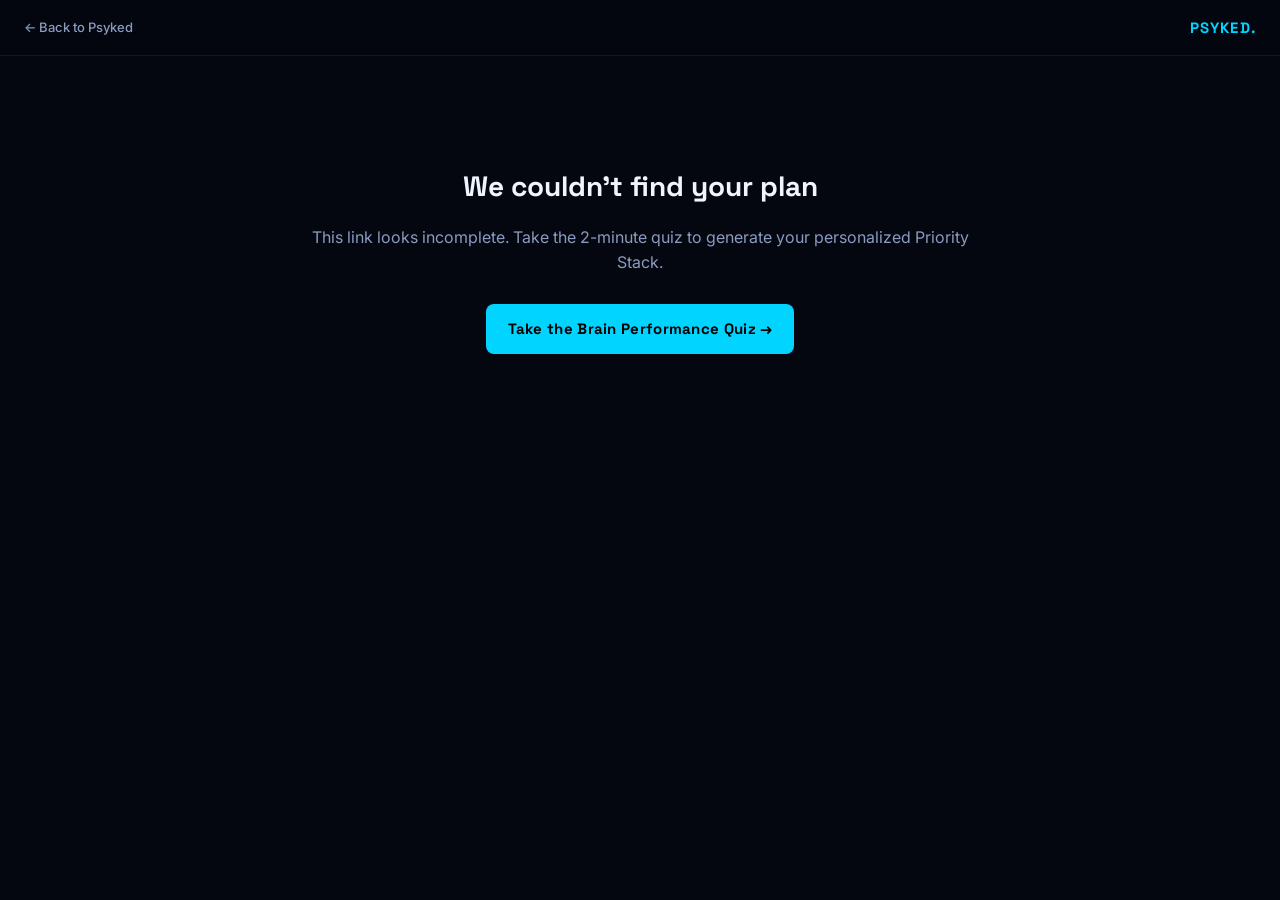
<file: my-plan.html>
<!DOCTYPE html>
<html lang="en">
<head>
  <meta charset="UTF-8" />
  <meta name="viewport" content="width=device-width, initial-scale=1.0" />
  <title>Your Personalized Brain Performance Plan — Psyked</title>
  <meta name="description" content="Your personalized Priority Stack and targeted protocols, based on your Brain Performance Quiz results." />
  <!-- Personal results page — not for indexing -->
  <meta name="robots" content="noindex, follow" />
  <link rel="icon" href="favicon.svg" type="image/svg+xml" />
  <link rel="preconnect" href="https://fonts.googleapis.com" />
  <link rel="preconnect" href="https://fonts.gstatic.com" crossorigin />
  <link href="https://fonts.googleapis.com/css2?family=Inter:wght@300;400;500;600;700&family=Space+Grotesk:wght@400;500;600;700&display=swap" rel="stylesheet" />
  <link rel="stylesheet" href="style.css" />
  <style>
    .plan-page { min-height: 100vh; background: var(--bg-base); }
    .plan-nav {
      position: sticky; top: 0; z-index: 100; display: flex; align-items: center;
      justify-content: space-between; padding: 0 24px; height: 56px;
      background: rgba(4,7,15,.9); backdrop-filter: blur(16px); border-bottom: 1px solid var(--border);
    }
    .plan-nav .brand { font-family: var(--font-display); font-size: 15px; font-weight: 700; color: var(--accent); letter-spacing: .08em; }
    .plan-nav .back { font-size: 13px; font-weight: 500; color: var(--text-secondary); text-decoration: none; }
    .plan-nav .back:hover { color: var(--accent); }
    .plan-main { max-width: 760px; margin: 0 auto; padding: 48px 20px 90px; }
    .plan-header { text-align: center; margin-bottom: 48px; }
    .plan-badge {
      display: inline-flex; align-items: center; gap: 8px; font-size: 11px; font-weight: 700;
      letter-spacing: .12em; text-transform: uppercase; color: #00FFA3;
      background: rgba(0,255,163,.07); border: 1px solid rgba(0,255,163,.2);
      padding: 5px 14px; border-radius: 99px; margin-bottom: 20px;
    }
    .plan-title {
      font-family: var(--font-display); font-size: clamp(26px,5vw,42px); font-weight: 700;
      line-height: 1.15; margin-bottom: 14px;
    }
    .plan-sub { font-size: 16px; color: var(--text-secondary); line-height: 1.6; max-width: 560px; margin: 0 auto; }
    .region-block {
      background: var(--bg-card); border: 1px solid var(--border);
      border-radius: var(--radius-lg); padding: 32px; margin-bottom: 24px; position: relative; overflow: hidden;
    }
    .region-block.rank1 { border-color: rgba(0,212,255,.35); box-shadow: 0 0 40px rgba(0,212,255,.05); }
    .region-block.rank2 { border-color: rgba(123,47,255,.25); }
    .region-block.rank3 { border-color: rgba(0,212,255,.14); }
    .rb-head { display: flex; align-items: center; gap: 16px; margin-bottom: 18px; }
    .rb-rank {
      flex-shrink: 0; width: 44px; height: 44px; border-radius: 12px;
      display: flex; align-items: center; justify-content: center;
      font-family: var(--font-display); font-size: 16px; font-weight: 700;
      color: var(--accent); background: rgba(0,212,255,.08); border: 1px solid rgba(0,212,255,.25);
    }
    .rb-name { font-family: var(--font-display); font-size: 22px; font-weight: 700; line-height: 1.1; }
    .rb-abbr { font-size: 12px; color: var(--text-muted); letter-spacing: .06em; text-transform: uppercase; }
    .rb-goal-tag {
      margin-left: auto; font-size: 10px; font-weight: 700; letter-spacing: .1em; text-transform: uppercase;
      color: #FF9933; background: rgba(255,153,51,.1); border: 1px solid rgba(255,153,51,.3);
      padding: 4px 10px; border-radius: 99px;
    }
    .rb-insight { font-size: 15px; color: var(--text-secondary); line-height: 1.65; margin-bottom: 22px; }
    .rb-start {
      background: rgba(0,255,163,.05); border: 1px solid rgba(0,255,163,.18);
      border-radius: var(--radius-md); padding: 18px 20px; margin-bottom: 22px;
    }
    .rb-start-label { font-size: 11px; font-weight: 700; letter-spacing: .1em; text-transform: uppercase; color: #00FFA3; margin-bottom: 8px; }
    .rb-start-title { font-family: var(--font-display); font-size: 16px; font-weight: 600; margin-bottom: 8px; }
    .rb-start-desc { font-size: 14px; color: var(--text-secondary); line-height: 1.6; }
    .rb-protocols-label { font-size: 11px; font-weight: 700; letter-spacing: .1em; text-transform: uppercase; color: var(--text-muted); margin-bottom: 12px; }
    .rb-protocols { list-style: none; display: flex; flex-direction: column; gap: 10px; }
    .rb-protocol { display: flex; gap: 12px; align-items: flex-start; font-size: 14px; color: var(--text-secondary); line-height: 1.5; }
    .rb-protocol .num {
      flex-shrink: 0; width: 22px; height: 22px; border-radius: 6px; font-size: 11px; font-weight: 700;
      display: flex; align-items: center; justify-content: center; margin-top: 1px;
      color: var(--accent); background: rgba(0,212,255,.08); border: 1px solid rgba(0,212,255,.18);
    }
    .rb-protocol strong { color: var(--text-primary); font-weight: 600; }
    .plan-cta { text-align: center; margin-top: 44px; }
    .plan-cta p { font-size: 15px; color: var(--text-secondary); margin-bottom: 20px; }
    .plan-cta .btn-primary { text-decoration: none; display: inline-block; }
    .plan-fallback { text-align: center; padding: 60px 20px; }
    .plan-fallback h1 { font-family: var(--font-display); font-size: 28px; margin-bottom: 16px; }
    .plan-fallback p { color: var(--text-secondary); margin-bottom: 28px; }
  </style>
</head>
<body>
<div class="plan-page">
  <nav class="plan-nav">
    <a href="index.html" class="back">← Back to Psyked</a>
    <span class="brand">PSYKED.</span>
  </nav>
  <main class="plan-main" id="plan-main">
    <!-- rendered by JS -->
  </main>
</div>

<script>
// ═══════════════════════════════════════════════════════════
// PSYKED — Personalized Plan renderer
// Reads ?stack=PFC,ACC,Amygdala&goal=PFC from the URL.
// ═══════════════════════════════════════════════════════════

const REGIONS = {
  PFC:          { name: 'Prefrontal Cortex',         abbr: 'PFC'   },
  Amygdala:     { name: 'Amygdala',                  abbr: 'AMY'   },
  Hippocampus:  { name: 'Hippocampus',              abbr: 'HIPPO' },
  Cerebellum:   { name: 'Cerebellum',               abbr: 'CRB'   },
  ACC:          { name: 'Anterior Cingulate Cortex', abbr: 'ACC'   },
  BrainStem:    { name: 'Brain Stem',               abbr: 'BS'    },
  BasalGanglia: { name: 'Basal Ganglia',            abbr: 'BG'    },
  Temporal:     { name: 'Temporal Lobe',            abbr: 'TL'    },
  Thalamus:     { name: 'Thalamus',                 abbr: 'THL'   },
};

const INSIGHTS = {
  PFC: "Your prefrontal cortex is under strain — likely from decision fatigue, poor sleep, or chronic stress. Your willpower muscle needs systematic training, not just more effort.",
  Amygdala: "Your amygdala is overactive — you’re running on a hair-trigger stress response. The good news: it’s one of the most trainable regions. Targeted breathwork and progressive exposure will rewire it fast.",
  Hippocampus: "Your hippocampus is running below capacity. You’re learning slower than your potential allows. Aerobic exercise and sleep optimization are the two fastest levers — and both are free.",
  Cerebellum: "Your cerebellum needs deliberate practice — specifically, feedback-rich repetition. You’re likely practicing volume without quality. Focused skill sessions with immediate feedback will unlock rapid motor improvement.",
  ACC: "Your anterior cingulate cortex — your grit circuit — is underdeveloped. The discomfort signal is winning too often. This is the most trainable form of mental toughness, but it requires intentional high-intensity exposure.",
  BrainStem: "Your autonomic foundation is shaky — poor sleep, breathing patterns, or recovery protocols. Every other brain region runs on what the brain stem provides. Fix this first.",
  BasalGanglia: "Your basal ganglia habit loops are weak or misfiring. You’re relying on willpower where you should be running on automation. The dopamine reward system needs recalibration.",
  Temporal: "Your temporal lobe processing is underutilized — you’re not absorbing and retaining information at your cognitive potential. Active listening and verbal rehearsal protocols will compound fast.",
  Thalamus: "Your thalamus is overwhelmed — you’re living in a high-noise environment and your sensory gating is struggling to filter it. Sleep quality and environmental design are your fastest wins.",
};

// The "start today" keystone protocol per region.
const START = {
  PFC: { title: "The 25-Minute Deep Work Block", desc: "Set a timer for exactly 25 minutes. One task only — no switching. After the timer: 5 minutes complete rest (no screens). Repeat up to 4 cycles. This is not a productivity hack — it’s a PFC training protocol. Consistent structured focus builds the neural circuits for sustained attention." },
  Amygdala: { title: "Physiological Sigh + Box Breathing", desc: "Before any high-stakes moment: 2 quick inhales through the nose (double-inhale), then one long exhale through the mouth. Repeat 3–5 times. Follow with box breathing (4 in — 4 hold — 4 out — 4 hold) for 3 minutes. Activates the parasympathetic system and directly downregulates amygdala reactivity." },
  Hippocampus: { title: "Zone 2 Aerobic Protocol", desc: "30–45 minutes of continuous aerobic exercise at 60–70% max heart rate (conversational pace), 3–4x per week. Walking, cycling, rowing — any steady-state cardio works. The single most evidence-backed intervention for hippocampal neurogenesis; BDNF release during Zone 2 directly accelerates learning and memory consolidation." },
  Cerebellum: { title: "Slow-Motion Deliberate Practice", desc: "20-minute focused skill sessions only. Perform your target movement at 30% speed with 100% cognitive attention. No reps on autopilot. Each rep: feel, adjust, improve. Quality over volume — your cerebellum learns from precise feedback, not repetition for its own sake." },
  ACC: { title: "The Voluntary Discomfort Protocol", desc: "Daily: choose one uncomfortable thing and do it intentionally — cold shower, hard interval, uncomfortable conversation, holding a difficult position. Start small (20 seconds) and increase weekly. The ACC is trained specifically by overriding the quit signal." },
  BrainStem: { title: "Sleep Architecture Optimization", desc: "Dark room (blackout curtains), cool temperature (18–20°C / 65–68°F), no screens 60 minutes before bed. Same wake time every day ±30 minutes — non-negotiable. The brain stem controls your autonomic baseline; consistent sleep timing is the single highest-leverage intervention." },
  BasalGanglia: { title: "Environment Design + Habit Stacking", desc: "Identify one target habit. Attach it to an existing automatic behavior (your anchor). Make the desired behavior require zero friction (equipment out, app open, gear ready). Remove friction from good habits; add friction to bad ones. The basal ganglia runs on environmental cues — design the environment, don’t rely on willpower." },
  Temporal: { title: "Active Recall After Every Session", desc: "Within 10 minutes of any coaching, meeting, or learning session: close everything and write down everything you remember — free recall, no notes. Then review what you missed. This retrieval practice doubles retention versus passive re-reading and directly engages temporal-lobe consolidation." },
  Thalamus: { title: "Sensory Hygiene Protocol", desc: "60 minutes per day of intentional low-stimulation: no music, podcasts, or background noise. One task, one sensory input at a time. Your thalamus is the brain’s sensory relay and filter; chronic high-stimulation environments overwhelm it. Structured quiet training restores filtering capacity." },
};

// Five supporting protocols per region (mirrors the main site).
const PROTOCOLS = {
  PFC: [
    ['Cold exposure', '2–3 min cold shower — activates PFC, suppresses amygdala'],
    ['Meditation', '10 min/day — thickens PFC gray matter over time'],
    ['Limit decision fatigue', 'Batch decisions, simplify daily choices'],
    ['Sleep 7–9h', 'PFC is the most sleep-sensitive region in the brain'],
    ['Progressive overload mindset', 'Treat discipline like a muscle — train it daily'],
  ],
  Amygdala: [
    ['Box breathing (4-4-4-4)', 'Directly calms amygdala activation within minutes'],
    ['Progressive exposure', 'Do hard things repeatedly to rewire your fear response'],
    ['Limit chronic stress', 'Elevated cortisol literally shrinks the amygdala over time'],
    ['Journaling', 'Externalizes threats, reducing the amygdala’s processing load'],
    ['Cold/heat contrast', 'Trains stress inoculation and emotional resilience'],
  ],
  Hippocampus: [
    ['Aerobic exercise', 'Biggest driver of hippocampal neurogenesis via BDNF'],
    ['REM sleep', 'Memory consolidation occurs primarily here during deep sleep'],
    ['Omega-3s (DHA)', 'Structural building block of hippocampal neurons'],
    ['Novel learning', 'New skills, routes, and challenges stimulate hippocampal growth'],
    ['Avoid chronic alcohol', 'Directly and measurably shrinks the hippocampus'],
  ],
  Cerebellum: [
    ['Deliberate practice', 'With feedback — cerebellum encodes movement patterns'],
    ['Proprioception training', 'Balance boards, single-leg work, unstable surfaces'],
    ['Visualization', 'Cerebellum activates during mental rehearsal — use it'],
    ['Cross-training', 'Skill variety builds richer, more transferable motor maps'],
    ['Adequate rest', 'Motor consolidation window requires recovery between sessions'],
  ],
  ACC: [
    ['High-intensity training', 'Trains the ACC to override pain signals repeatedly'],
    ['Mindfulness practice', 'Increases ACC thickness and improves attention regulation'],
    ['Goal-setting rituals', 'Activates the ACC before demanding tasks'],
    ['Caffeine (200–400mg)', 'Boosts ACC activity and reduces perceived effort'],
    ['Iron levels', 'ACC is sensitive to iron deficiency — get your bloods checked'],
  ],
  BrainStem: [
    ['Nasal breathing', 'Activates parasympathetic nervous system via brain stem'],
    ['Neck mobility work', 'Poor posture compresses brain stem arterial blood flow'],
    ['Consistent sleep schedule', 'Anchors circadian rhythm at the brain stem level'],
    ['Magnesium glycinate', '300mg before bed — supports brain stem sleep regulation'],
    ['Diaphragmatic breathing', 'Directly interfaces with vagus nerve (brain stem output)'],
  ],
  BasalGanglia: [
    ['Habit stacking', 'Leverages existing basal ganglia circuits for new behaviors'],
    ['Reward timing', 'Celebrate immediately after the desired behavior to anchor it'],
    ['Dopamine management', 'Avoid cheap dopamine (scrolling, junk food) before training'],
    ['Consistent schedule', 'Basal ganglia thrives on predictable, repeated routines'],
    ['Protein + tyrosine foods', 'Eggs, chicken, almonds — direct dopamine precursors'],
  ],
  Temporal: [
    ['Active listening', 'Deliberate focus during coaching sharpens temporal lobe encoding'],
    ['Music & rhythm training', 'Strengthens auditory cortex and motor timing'],
    ['Verbal rehearsal', 'Talking through plays or tactics deepens procedural memory'],
    ['Audiobooks & podcasts', 'Passive learning primes temporal association areas'],
    ['Social interaction', 'Conversation is the richest temporal lobe workout available'],
  ],
  Thalamus: [
    ['Sleep quality over quantity', 'Thalamic gating during deep sleep clears sensory backlog'],
    ['Sensory training', 'Vision, hearing, and proprioception drills sharpen relay speed'],
    ['Caffeine timing', 'Caffeine blocks thalamic adenosine receptors — time it to your peak window'],
    ['Mindfulness', 'Trains top-down thalamic filtering — choose where attention lands'],
    ['Limit sensory overload', 'Noisy, cluttered environments tax thalamic filtering capacity'],
  ],
};

const RANK_LABELS = ['#1', '#2', '#3'];
const esc = (s) => String(s).replace(/[&<>"]/g, (c) => ({ '&': '&amp;', '<': '&lt;', '>': '&gt;', '"': '&quot;' }[c]));

function getParams() {
  const p = new URLSearchParams(location.search);
  const stack = (p.get('stack') || '')
    .split(',')
    .map((s) => s.trim())
    .filter((s) => REGIONS[s])
    .slice(0, 3);
  const goal = REGIONS[p.get('goal')] ? p.get('goal') : '';
  return { stack, goal };
}

function renderFallback() {
  document.getElementById('plan-main').innerHTML = `
    <div class="plan-fallback">
      <h1>We couldn’t find your plan</h1>
      <p>This link looks incomplete. Take the 2-minute quiz to generate your personalized Priority Stack.</p>
      <a href="quiz.html" class="btn-primary" style="text-decoration:none;display:inline-block;">Take the Brain Performance Quiz →</a>
    </div>`;
}

function renderBlock(regionKey, i, goal) {
  const r = REGIONS[regionKey];
  const start = START[regionKey];
  const protos = PROTOCOLS[regionKey] || [];
  const isGoal = regionKey === goal;
  const protoList = protos.map((p, n) => `
    <li class="rb-protocol">
      <span class="num">${n + 1}</span>
      <span><strong>${esc(p[0])}</strong> — ${esc(p[1])}</span>
    </li>`).join('');
  return `
    <section class="region-block rank${i + 1}">
      <div class="rb-head">
        <div class="rb-rank">${RANK_LABELS[i]}</div>
        <div>
          <div class="rb-name">${esc(r.name)}</div>
          <div class="rb-abbr">${esc(r.abbr)}</div>
        </div>
        ${isGoal ? '<span class="rb-goal-tag">Your goal</span>' : ''}
      </div>
      <p class="rb-insight">${esc(INSIGHTS[regionKey] || '')}</p>
      ${start ? `
        <div class="rb-start">
          <div class="rb-start-label">⚡ Start today</div>
          <div class="rb-start-title">${esc(start.title)}</div>
          <div class="rb-start-desc">${esc(start.desc)}</div>
        </div>` : ''}
      <div class="rb-protocols-label">Your ${protos.length} targeted protocols</div>
      <ul class="rb-protocols">${protoList}</ul>
    </section>`;
}

function render() {
  const { stack, goal } = getParams();
  if (!stack.length) { renderFallback(); return; }

  const totalProtocols = stack.length * 5;
  const blocks = stack.map((key, i) => renderBlock(key, i, goal)).join('');

  document.getElementById('plan-main').innerHTML = `
    <header class="plan-header">
      <div class="plan-badge">✓ Your personalized plan</div>
      <h1 class="plan-title">Your Brain Performance Plan</h1>
      <p class="plan-sub">
        Based on your quiz, your Priority Stack targets <strong>${stack.length} brain regions</strong>
        with <strong>${totalProtocols} targeted protocols</strong>. Start with the keystone protocol
        in each, then layer in the rest.
      </p>
    </header>
    ${blocks}
    <div class="plan-cta">
      <p>Want the complete system — all 12 regions and 60 protocols?</p>
      <a href="https://latterligfett.gumroad.com/l/lqyis" class="btn-primary" target="_blank" rel="noopener">Get the full protocol guide →</a>
    </div>`;
}

render();
</script>
</body>
</html>
</file>
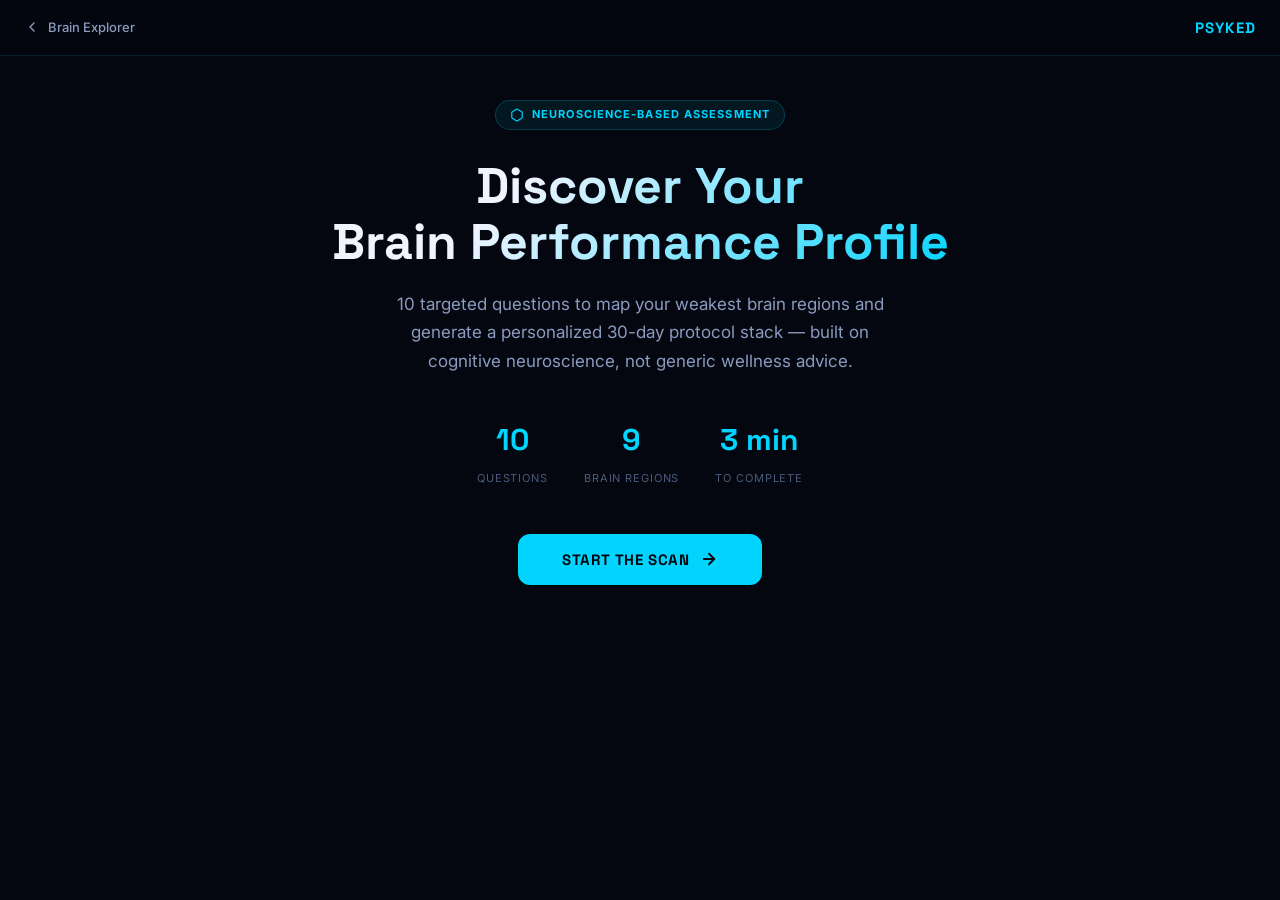
<file: quiz.html>
<!DOCTYPE html>
<html lang="en">
<head>
  <meta charset="UTF-8"/>
  <meta name="viewport" content="width=device-width, initial-scale=1.0"/>
  <title>Brain Performance Quiz — Psyked</title>
  <link rel="preconnect" href="https://fonts.googleapis.com"/>
  <link rel="preconnect" href="https://fonts.gstatic.com" crossorigin/>
  <link href="https://fonts.googleapis.com/css2?family=Inter:wght@300;400;500;600;700&family=Space+Grotesk:wght@400;500;600;700&display=swap" rel="stylesheet"/>
  <link rel="stylesheet" href="../style.css"/>
  <style>
    .quiz-page{min-height:100vh;display:flex;flex-direction:column;background:var(--bg-base)}
    .quiz-nav{position:sticky;top:0;z-index:100;display:flex;align-items:center;justify-content:space-between;padding:0 24px;height:56px;background:rgba(4,7,15,.9);backdrop-filter:blur(16px);border-bottom:1px solid var(--border)}
    .back-link{display:flex;align-items:center;gap:8px;font-size:13px;font-weight:500;color:var(--text-secondary);text-decoration:none;transition:color var(--transition)}
    .back-link:hover{color:var(--accent);text-decoration:none}
    .back-link svg{width:16px;height:16px}
    .nav-brand{font-family:var(--font-display);font-size:15px;font-weight:700;color:var(--accent);letter-spacing:.08em}
    .quiz-main{flex:1;display:flex;flex-direction:column;align-items:center;padding:44px 16px 80px}
    .progress-wrap{width:100%;max-width:640px;margin-bottom:40px}
    .progress-meta{display:flex;justify-content:space-between;margin-bottom:10px}
    .progress-label{font-size:11px;font-weight:600;letter-spacing:.1em;text-transform:uppercase;color:var(--text-muted)}
    .progress-count{font-family:var(--font-display);font-size:13px;font-weight:700;color:var(--accent)}
    .progress-track{height:3px;background:rgba(0,212,255,.1);border-radius:99px;overflow:hidden}
    .progress-fill{height:100%;background:linear-gradient(90deg,var(--accent),#7B2FFF);border-radius:99px;transition:width .55s cubic-bezier(.4,0,.2,1);box-shadow:0 0 10px rgba(0,212,255,.35)}
    #intro-screen{width:100%;max-width:640px;text-align:center}
    .intro-badge{display:inline-flex;align-items:center;gap:8px;font-size:11px;font-weight:700;letter-spacing:.1em;text-transform:uppercase;color:var(--accent);background:rgba(0,212,255,.08);border:1px solid rgba(0,212,255,.2);padding:5px 14px;border-radius:99px;margin-bottom:28px}
    .intro-title{font-family:var(--font-display);font-size:clamp(28px,6vw,50px);font-weight:700;line-height:1.12;background:linear-gradient(135deg,#F0F4FF 30%,var(--accent));-webkit-background-clip:text;-webkit-text-fill-color:transparent;background-clip:text;margin-bottom:20px}
    .intro-sub{font-size:17px;color:var(--text-secondary);line-height:1.7;margin-bottom:40px;max-width:500px;margin-left:auto;margin-right:auto}
    .intro-stats{display:flex;justify-content:center;gap:36px;margin-bottom:44px;flex-wrap:wrap}
    .stat-num{display:block;font-family:var(--font-display);font-size:30px;font-weight:700;color:var(--accent)}
    .stat-label{font-size:11px;text-transform:uppercase;letter-spacing:.08em;color:var(--text-muted)}
    .btn-start{display:inline-flex;align-items:center;gap:10px;padding:16px 44px;background:var(--accent);color:#04070F;font-family:var(--font-display);font-size:15px;font-weight:700;letter-spacing:.04em;text-transform:uppercase;border:none;border-radius:var(--radius-md);cursor:pointer;transition:all .2s ease}
    .btn-start:hover{background:#fff;transform:translateY(-2px);box-shadow:0 8px 32px rgba(0,212,255,.35)}
    .question-card{width:100%;max-width:640px;opacity:0;transform:translateY(18px);transition:opacity .35s ease,transform .35s ease;display:none}
    .question-card.visible{display:block;opacity:1;transform:translateY(0)}
    .question-card.exit{opacity:0;transform:translateY(-18px)}
    .q-tag{display:inline-block;font-size:11px;font-weight:700;letter-spacing:.12em;text-transform:uppercase;color:var(--accent);background:rgba(0,212,255,.08);border:1px solid rgba(0,212,255,.18);padding:4px 12px;border-radius:99px;margin-bottom:20px}
    .q-text{font-family:var(--font-display);font-size:clamp(18px,4vw,26px);font-weight:600;line-height:1.35;color:var(--text-primary);margin-bottom:32px}
    .answers{display:flex;flex-direction:column;gap:11px}
    .answer-card{display:flex;align-items:flex-start;gap:16px;padding:17px 20px;background:var(--bg-card);border:1px solid var(--border);border-radius:var(--radius-md);cursor:pointer;transition:all .2s ease}
    .answer-card:hover{border-color:var(--border-hover);background:var(--bg-panel);transform:translateX(4px)}
    .answer-card.selected{border-color:var(--accent);background:rgba(0,212,255,.06);box-shadow:0 0 0 1px var(--accent),0 0 22px rgba(0,212,255,.1)}
    .answer-letter{flex-shrink:0;width:28px;height:28px;border-radius:8px;border:1.5px solid var(--border);display:flex;align-items:center;justify-content:center;margin-top:1px;font-family:var(--font-display);font-size:11px;font-weight:700;color:var(--text-muted);transition:all .2s ease}
    .answer-card:hover .answer-letter{border-color:var(--accent);color:var(--accent);background:rgba(0,212,255,.1)}
    .answer-card.selected .answer-letter{background:var(--accent);border-color:var(--accent);color:#04070F}
    .answer-text{font-size:15px;color:var(--text-secondary);line-height:1.5;transition:color .2s}
    .answer-card:hover .answer-text,.answer-card.selected .answer-text{color:var(--text-primary)}
    #results-screen{display:none;width:100%;max-width:720px}
    #results-screen.visible{display:block;animation:fadeUp .5s ease forwards}
    @keyframes fadeUp{from{opacity:0;transform:translateY(24px)}to{opacity:1;transform:translateY(0)}}
    .results-header{text-align:center;margin-bottom:48px}
    .results-badge{display:inline-flex;align-items:center;gap:8px;font-size:11px;font-weight:700;letter-spacing:.12em;text-transform:uppercase;color:#00FFA3;background:rgba(0,255,163,.07);border:1px solid rgba(0,255,163,.2);padding:5px 14px;border-radius:99px;margin-bottom:20px}
    .results-title{font-family:var(--font-display);font-size:clamp(22px,5vw,40px);font-weight:700;line-height:1.18;background:linear-gradient(135deg,#F0F4FF 30%,var(--accent));-webkit-background-clip:text;-webkit-text-fill-color:transparent;background-clip:text;margin-bottom:12px}
    .results-sub{font-size:15px;color:var(--text-secondary);max-width:480px;margin:0 auto;line-height:1.6}
    .priority-stack{display:flex;flex-direction:column;gap:16px;margin-bottom:40px}
    .region-card{background:var(--bg-card);border:1px solid var(--border);border-radius:var(--radius-lg);padding:24px;position:relative;overflow:hidden}
    .region-card.r1{border-color:rgba(0,212,255,.35);box-shadow:0 0 40px rgba(0,212,255,.05)}
    .region-card.r2{border-color:rgba(123,47,255,.25)}
    .region-card.r3{border-color:rgba(0,212,255,.14)}
    .rc-glow{position:absolute;top:-40px;right:-40px;width:180px;height:180px;border-radius:50%;filter:blur(70px);pointer-events:none}
    .r1 .rc-glow{background:rgba(0,212,255,.06)}.r2 .rc-glow{background:rgba(123,47,255,.05)}.r3 .rc-glow{background:rgba(0,212,255,.03)}
    .rc-header{display:flex;align-items:center;justify-content:space-between;margin-bottom:14px;gap:8px;flex-wrap:wrap}
    .rc-name-row{display:flex;align-items:center;gap:10px}
    .rc-rank{width:26px;height:26px;border-radius:8px;display:flex;align-items:center;justify-content:center;font-family:var(--font-display);font-size:11px;font-weight:700;flex-shrink:0}
    .r1 .rc-rank{background:var(--accent);color:#04070F}.r2 .rc-rank{background:#7B2FFF;color:#fff}.r3 .rc-rank{background:rgba(0,212,255,.12);color:var(--accent);border:1px solid rgba(0,212,255,.25)}
    .rc-name{font-family:var(--font-display);font-size:17px;font-weight:700;color:var(--text-primary)}
    .rc-abbr{font-size:12px;font-weight:600;color:var(--text-muted);letter-spacing:.07em}
    .rc-score{font-family:var(--font-display);font-size:12px;font-weight:700;padding:4px 12px;border-radius:99px}
    .r1 .rc-score{background:rgba(0,212,255,.1);color:var(--accent);border:1px solid rgba(0,212,255,.2)}
    .r2 .rc-score{background:rgba(123,47,255,.1);color:#A87BFF;border:1px solid rgba(123,47,255,.2)}
    .r3 .rc-score{background:rgba(255,255,255,.05);color:var(--text-secondary);border:1px solid var(--border)}
    .rc-bar-track{height:5px;background:rgba(255,255,255,.05);border-radius:99px;margin-bottom:20px;overflow:hidden}
    .rc-bar-fill{height:100%;border-radius:99px;width:0;transition:width 1.3s cubic-bezier(.4,0,.2,1)}
    .r1 .rc-bar-fill{background:linear-gradient(90deg,var(--accent),rgba(0,212,255,.6));box-shadow:0 0 8px rgba(0,212,255,.4)}
    .r2 .rc-bar-fill{background:linear-gradient(90deg,#7B2FFF,rgba(123,47,255,.6))}
    .r3 .rc-bar-fill{background:linear-gradient(90deg,rgba(0,212,255,.5),rgba(0,212,255,.25))}
    .rc-insight{font-size:14px;color:var(--text-secondary);line-height:1.65;border-top:1px solid var(--border);padding-top:16px}
    .protocol-teaser{background:var(--bg-panel);border:1px solid rgba(0,212,255,.18);border-radius:var(--radius-lg);padding:28px;margin-bottom:32px;position:relative;overflow:hidden}
    .pt-stripe{position:absolute;top:0;left:0;right:0;height:2px;background:linear-gradient(90deg,var(--accent),transparent)}
    .pt-label{font-size:11px;font-weight:700;letter-spacing:.12em;text-transform:uppercase;color:var(--accent);margin-bottom:14px;display:flex;align-items:center;gap:8px}
    .pt-divider{flex:1;height:1px;background:var(--border);display:inline-block}
    .pt-title{font-family:var(--font-display);font-size:17px;font-weight:700;color:var(--text-primary);margin-bottom:8px}
    .pt-desc{font-size:14px;color:var(--text-secondary);line-height:1.65}
    .pt-locked{display:flex;align-items:flex-start;gap:10px;margin-top:20px;padding:13px 16px;background:rgba(0,212,255,.04);border:1px dashed rgba(0,212,255,.18);border-radius:var(--radius-sm)}
    .pt-locked svg{width:14px;height:14px;color:var(--text-muted);flex-shrink:0;margin-top:2px}
    .pt-locked span{font-size:13px;color:var(--text-muted);line-height:1.5}
    .pt-locked strong{color:var(--text-secondary)}
    .gated-block{background:linear-gradient(135deg,rgba(0,212,255,.04),rgba(123,47,255,.04));border:1px solid rgba(0,212,255,.2);border-radius:var(--radius-lg);padding:44px 32px;text-align:center;margin-bottom:32px}
    .gated-icon{width:56px;height:56px;background:rgba(0,212,255,.08);border:1px solid rgba(0,212,255,.2);border-radius:var(--radius-md);display:flex;align-items:center;justify-content:center;margin:0 auto 22px}
    .gated-icon svg{width:28px;height:28px;color:var(--accent)}
    .gated-title{font-family:var(--font-display);font-size:clamp(18px,4vw,26px);font-weight:700;color:var(--text-primary);margin-bottom:12px}
    .gated-desc{font-size:15px;color:var(--text-secondary);line-height:1.6;max-width:460px;margin:0 auto 28px}
    .gated-features{list-style:none;max-width:380px;margin:0 auto 36px;text-align:left;display:flex;flex-direction:column;gap:10px}
    .gated-features li{display:flex;align-items:center;gap:10px;font-size:14px;color:var(--text-secondary)}
    .gated-features li svg{width:16px;height:16px;color:var(--accent);flex-shrink:0}
    .btn-gumroad{display:inline-flex;align-items:center;gap:10px;padding:18px 48px;background:linear-gradient(135deg,var(--accent),#00AACC);color:#04070F;font-family:var(--font-display);font-size:16px;font-weight:700;letter-spacing:.03em;border:none;border-radius:var(--radius-md);cursor:pointer;text-decoration:none;transition:all .25s ease}
    .btn-gumroad:hover{transform:translateY(-3px);box-shadow:0 14px 44px rgba(0,212,255,.4);color:#04070F;text-decoration:none}
    .price-badge{display:inline-block;background:rgba(0,0,0,.2);border-radius:6px;padding:2px 8px;font-size:14px}
    .gated-guarantee{margin-top:14px;font-size:12px;color:var(--text-muted)}
    .email-section{background:var(--bg-card);border:1px solid var(--border);border-radius:var(--radius-lg);padding:32px;margin-bottom:32px;text-align:center}
    .es-title{font-family:var(--font-display);font-size:18px;font-weight:700;color:var(--text-primary);margin-bottom:8px}
    .es-sub{font-size:14px;color:var(--text-secondary);margin-bottom:24px;line-height:1.55}
    .email-form{display:flex;gap:10px;max-width:480px;margin:0 auto;flex-wrap:wrap}
    .email-input{flex:1;min-width:200px;padding:13px 16px;background:var(--bg-base);border:1px solid var(--border);border-radius:var(--radius-sm);color:var(--text-primary);font-size:14px;font-family:var(--font-body);transition:border-color .2s}
    .email-input:focus{outline:none;border-color:var(--accent);box-shadow:0 0 0 3px rgba(0,212,255,.1)}
    .email-input::placeholder{color:var(--text-muted)}
    .btn-email{padding:13px 24px;background:var(--bg-panel);border:1px solid var(--border);border-radius:var(--radius-sm);color:var(--text-primary);font-size:14px;font-weight:600;font-family:var(--font-body);cursor:pointer;transition:all .2s;white-space:nowrap}
    .btn-email:hover{border-color:var(--accent);color:var(--accent)}
    .email-confirm{font-size:13px;color:#00FFA3;margin-top:12px;display:none}
    @media(max-width:480px){.quiz-main{padding:28px 12px 60px}.gated-block{padding:32px 20px}.btn-gumroad{padding:16px 28px;font-size:15px}}
    /* ── Brain Stack recommendations ── */
    .recs-section{margin-bottom:32px}
    .recs-heading{font-family:var(--font-display);font-size:20px;font-weight:700;color:var(--text-primary);margin-bottom:4px}
    .recs-subline{font-size:13px;color:var(--text-muted);margin-bottom:18px}
    .recs-grid{display:flex;flex-direction:column;gap:10px}
    .rec-card{display:flex;align-items:center;gap:14px;padding:14px 18px;background:var(--bg-card);border:1px solid var(--border);border-radius:var(--radius-md);text-decoration:none;color:inherit;transition:all .2s ease}
    .rec-card:hover{border-color:var(--accent);background:var(--bg-panel);transform:translateX(3px);text-decoration:none}
    .rec-icon{font-size:20px;flex-shrink:0;width:28px;text-align:center}
    .rec-body{flex:1;min-width:0}
    .rec-name{display:block;font-family:var(--font-display);font-size:14px;font-weight:700;color:var(--text-primary);white-space:nowrap;overflow:hidden;text-overflow:ellipsis}
    .rec-author{display:block;font-size:11px;color:var(--text-muted);margin-bottom:2px}
    .rec-why{display:block;font-size:12px;color:var(--text-secondary);line-height:1.4}
    .rec-arrow{color:var(--text-muted);font-size:15px;flex-shrink:0;transition:transform .2s}
    .rec-card:hover .rec-arrow{transform:translateX(4px);color:var(--accent)}
    .recs-disclosure{font-size:11px;color:var(--text-muted);margin-top:10px;font-style:italic}
  </style>
</head>
<body>
<div class="quiz-page">
  <nav class="quiz-nav">
    <a href="../index.html" class="back-link">
      <svg viewBox="0 0 24 24" fill="none" stroke="currentColor" stroke-width="2" stroke-linecap="round" stroke-linejoin="round"><polyline points="15 18 9 12 15 6"/></svg>
      Brain Explorer
    </a>
    <span class="nav-brand">PSYKED</span>
  </nav>
  <main class="quiz-main">
    <div class="progress-wrap" id="progress-wrap" style="display:none">
      <div class="progress-meta">
        <span class="progress-label">Brain Scan</span>
        <span class="progress-count" id="progress-count">Question 1 of 10</span>
      </div>
      <div class="progress-track"><div class="progress-fill" id="progress-fill" style="width:10%"></div></div>
    </div>
    <div id="intro-screen">
      <div class="intro-badge">
        <svg width="14" height="14" viewBox="0 0 24 24" fill="none" stroke="currentColor" stroke-width="2"><path d="M21 16V8a2 2 0 0 0-1-1.73l-7-4a2 2 0 0 0-2 0l-7 4A2 2 0 0 0 3 8v8a2 2 0 0 0 1 1.73l7 4a2 2 0 0 0 2 0l7-4A2 2 0 0 0 21 16z"/></svg>
        Neuroscience-Based Assessment
      </div>
      <h1 class="intro-title">Discover Your<br>Brain Performance Profile</h1>
      <p class="intro-sub">10 targeted questions to map your weakest brain regions and generate a personalized 30-day protocol stack &mdash; built on cognitive neuroscience, not generic wellness advice.</p>
      <div class="intro-stats">
        <div><span class="stat-num">10</span><span class="stat-label">Questions</span></div>
        <div><span class="stat-num">9</span><span class="stat-label">Brain Regions</span></div>
        <div><span class="stat-num">3 min</span><span class="stat-label">To complete</span></div>
      </div>
      <button class="btn-start" id="btn-start">Start the Scan
        <svg viewBox="0 0 24 24" fill="none" stroke="currentColor" stroke-width="2.5" stroke-linecap="round" stroke-linejoin="round" width="18" height="18"><line x1="5" y1="12" x2="19" y2="12"/><polyline points="12 5 19 12 12 19"/></svg>
      </button>
    </div>
    <div class="question-card" id="q-0">
      <span class="q-tag">Q1 &middot; Focus &amp; Willpower</span>
      <p class="q-text">&ldquo;When you sit down to do focused work, how quickly does your mind start wandering?&rdquo;</p>
      <div class="answers">
        <div class="answer-card" data-scores='{"PFC": 3, "Thalamus": 2}'><div class="answer-letter">A</div><div class="answer-text">Within 5 minutes &mdash; I can&rsquo;t sustain focus</div></div>
        <div class="answer-card" data-scores='{"PFC": 2, "Thalamus": 1}'><div class="answer-letter">B</div><div class="answer-text">After 15&ndash;20 minutes &mdash; then I need a reset</div></div>
        <div class="answer-card" data-scores='{"PFC": 1}'><div class="answer-letter">C</div><div class="answer-text">I focus well but crash hard after an hour</div></div>
        <div class="answer-card" data-scores='{}'><div class="answer-letter">D</div><div class="answer-text">I can lock in for 90+ minutes without issue</div></div>
      </div>
    </div>
    <div class="question-card" id="q-1">
      <span class="q-tag">Q2 &middot; Pressure Performance</span>
      <p class="q-text">&ldquo;In high-stakes moments &mdash; competitions, presentations, important conversations &mdash; you tend to:&rdquo;</p>
      <div class="answers">
        <div class="answer-card" data-scores='{"Amygdala": 3}'><div class="answer-letter">A</div><div class="answer-text">Freeze up or underperform significantly</div></div>
        <div class="answer-card" data-scores='{"Amygdala": 2}'><div class="answer-letter">B</div><div class="answer-text">Get anxious but push through &mdash; performance suffers a bit</div></div>
        <div class="answer-card" data-scores='{"Amygdala": 1}'><div class="answer-letter">C</div><div class="answer-text">Feel nerves but generally perform close to my best</div></div>
        <div class="answer-card" data-scores='{}'><div class="answer-letter">D</div><div class="answer-text">Thrive under pressure &mdash; I&rsquo;m at my best</div></div>
      </div>
    </div>
    <div class="question-card" id="q-2">
      <span class="q-tag">Q3 &middot; Learning New Skills</span>
      <p class="q-text">&ldquo;When learning a new physical skill or technique, how long does it typically take to feel natural?&rdquo;</p>
      <div class="answers">
        <div class="answer-card" data-scores='{"Cerebellum": 3, "Hippocampus": 2}'><div class="answer-letter">A</div><div class="answer-text">Much longer than others &mdash; I struggle to get it to click</div></div>
        <div class="answer-card" data-scores='{"Cerebellum": 2, "Hippocampus": 1}'><div class="answer-letter">B</div><div class="answer-text">Average &mdash; takes consistent practice over weeks</div></div>
        <div class="answer-card" data-scores='{"Cerebellum": 1}'><div class="answer-letter">C</div><div class="answer-text">Fairly quick &mdash; I pick things up after a few sessions</div></div>
        <div class="answer-card" data-scores='{}'><div class="answer-letter">D</div><div class="answer-text">Fast &mdash; new skills feel natural quickly</div></div>
      </div>
    </div>
    <div class="question-card" id="q-3">
      <span class="q-tag">Q4 &middot; Pain &amp; Grit</span>
      <p class="q-text">&ldquo;When things get hard &mdash; physically or mentally &mdash; what happens?&rdquo;</p>
      <div class="answers">
        <div class="answer-card" data-scores='{"ACC": 3}'><div class="answer-letter">A</div><div class="answer-text">I back off. The discomfort usually wins</div></div>
        <div class="answer-card" data-scores='{"ACC": 2}'><div class="answer-letter">B</div><div class="answer-text">I push through but it takes a lot of mental effort</div></div>
        <div class="answer-card" data-scores='{"ACC": 1}'><div class="answer-letter">C</div><div class="answer-text">I can grind through most things, but not at my best</div></div>
        <div class="answer-card" data-scores='{}'><div class="answer-letter">D</div><div class="answer-text">Discomfort doesn&rsquo;t stop me &mdash; I push past it</div></div>
      </div>
    </div>
    <div class="question-card" id="q-4">
      <span class="q-tag">Q5 &middot; Habit Consistency</span>
      <p class="q-text">&ldquo;How consistent are you with your training routines and performance habits?&rdquo;</p>
      <div class="answers">
        <div class="answer-card" data-scores='{"BasalGanglia": 3}'><div class="answer-letter">A</div><div class="answer-text">I start strong then fall off &mdash; cycles of on/off</div></div>
        <div class="answer-card" data-scores='{"BasalGanglia": 2}'><div class="answer-letter">B</div><div class="answer-text">Reasonably consistent but miss frequently</div></div>
        <div class="answer-card" data-scores='{"BasalGanglia": 1}'><div class="answer-letter">C</div><div class="answer-text">Pretty consistent with occasional gaps</div></div>
        <div class="answer-card" data-scores='{}'><div class="answer-letter">D</div><div class="answer-text">Very consistent &mdash; my routines are automatic</div></div>
      </div>
    </div>
    <div class="question-card" id="q-5">
      <span class="q-tag">Q6 &middot; Sleep &amp; Recovery</span>
      <p class="q-text">&ldquo;How do you feel most mornings when you wake up?&rdquo;</p>
      <div class="answers">
        <div class="answer-card" data-scores='{"BrainStem": 3, "Thalamus": 2}'><div class="answer-letter">A</div><div class="answer-text">Groggy, tired, need coffee immediately &mdash; never feel recovered</div></div>
        <div class="answer-card" data-scores='{"BrainStem": 2, "Thalamus": 1}'><div class="answer-letter">B</div><div class="answer-text">Okay but not great &mdash; takes a while to feel human</div></div>
        <div class="answer-card" data-scores='{"BrainStem": 1}'><div class="answer-letter">C</div><div class="answer-text">Generally okay &mdash; occasional rough nights</div></div>
        <div class="answer-card" data-scores='{}'><div class="answer-letter">D</div><div class="answer-text">Refreshed and ready &mdash; sleep is solid</div></div>
      </div>
    </div>
    <div class="question-card" id="q-6">
      <span class="q-tag">Q7 &middot; Memory &amp; Retention</span>
      <p class="q-text">&ldquo;When someone coaches or instructs you, how well do you retain it?&rdquo;</p>
      <div class="answers">
        <div class="answer-card" data-scores='{"Hippocampus": 3, "Temporal": 2}'><div class="answer-letter">A</div><div class="answer-text">I forget most of it within an hour &mdash; need constant reminders</div></div>
        <div class="answer-card" data-scores='{"Hippocampus": 2, "Temporal": 1}'><div class="answer-letter">B</div><div class="answer-text">I remember the key points but lose the details</div></div>
        <div class="answer-card" data-scores='{"Hippocampus": 1}'><div class="answer-letter">C</div><div class="answer-text">I retain most of it with some review</div></div>
        <div class="answer-card" data-scores='{}'><div class="answer-letter">D</div><div class="answer-text">Excellent retention &mdash; I rarely need things repeated</div></div>
      </div>
    </div>
    <div class="question-card" id="q-7">
      <span class="q-tag">Q8 &middot; Stress Recovery</span>
      <p class="q-text">&ldquo;After a stressful event or setback, how long does it take to mentally reset?&rdquo;</p>
      <div class="answers">
        <div class="answer-card" data-scores='{"Amygdala": 3, "PFC": 1}'><div class="answer-letter">A</div><div class="answer-text">Hours or days &mdash; I replay it constantly</div></div>
        <div class="answer-card" data-scores='{"Amygdala": 2}'><div class="answer-letter">B</div><div class="answer-text">An hour or two of overthinking, then I come back</div></div>
        <div class="answer-card" data-scores='{"Amygdala": 1}'><div class="answer-letter">C</div><div class="answer-text">I shake it off within 20&ndash;30 minutes</div></div>
        <div class="answer-card" data-scores='{}'><div class="answer-letter">D</div><div class="answer-text">Fast &mdash; I process and move on quickly</div></div>
      </div>
    </div>
    <div class="question-card" id="q-8">
      <span class="q-tag">Q9 &middot; Attention &amp; Distraction</span>
      <p class="q-text">&ldquo;In your environment (gym, office, competition), how easily are you pulled off task?&rdquo;</p>
      <div class="answers">
        <div class="answer-card" data-scores='{"Thalamus": 3, "PFC": 1}'><div class="answer-letter">A</div><div class="answer-text">Highly distractible &mdash; every noise or movement breaks my focus</div></div>
        <div class="answer-card" data-scores='{"Thalamus": 2}'><div class="answer-letter">B</div><div class="answer-text">Somewhat distractible &mdash; needs active effort to stay on task</div></div>
        <div class="answer-card" data-scores='{"Thalamus": 1}'><div class="answer-letter">C</div><div class="answer-text">Usually focused &mdash; major distractions only</div></div>
        <div class="answer-card" data-scores='{}'><div class="answer-letter">D</div><div class="answer-text">Rarely distracted &mdash; I filter out noise easily</div></div>
      </div>
    </div>
    <div class="question-card" id="q-9">
      <span class="q-tag">Q10 &middot; Primary Goal</span>
      <p class="q-text">&ldquo;Your #1 performance priority right now is:&rdquo;</p>
      <div class="answers">
        <div class="answer-card" data-goal="PFC"><div class="answer-letter">A</div><div class="answer-text">Better focus and mental discipline</div></div>
        <div class="answer-card" data-goal="Amygdala"><div class="answer-letter">B</div><div class="answer-text">Managing stress and performing under pressure</div></div>
        <div class="answer-card" data-goal="Hippocampus"><div class="answer-letter">C</div><div class="answer-text">Learning faster and retaining more</div></div>
        <div class="answer-card" data-goal="BasalGanglia"><div class="answer-letter">D</div><div class="answer-text">Building unbreakable habits</div></div>
        <div class="answer-card" data-goal="BrainStem"><div class="answer-letter">E</div><div class="answer-text">Improving sleep and recovery</div></div>
        <div class="answer-card" data-goal="ACC"><div class="answer-letter">F</div><div class="answer-text">More grit &mdash; pushing through discomfort</div></div>
        <div class="answer-card" data-goal="Cerebellum"><div class="answer-letter">G</div><div class="answer-text">Technical skill and movement quality</div></div>
      </div>
    </div>
    <div id="results-screen">
      <div class="results-header">
        <div class="results-badge">
          <svg width="12" height="12" viewBox="0 0 24 24" fill="none" stroke="currentColor" stroke-width="2"><polyline points="20 6 9 17 4 12"/></svg>
          Analysis Complete
        </div>
        <h2 class="results-title" id="results-title">Your Brain Performance Profile</h2>
        <p class="results-sub" id="results-sub">Based on your responses, here are your 3 priority brain regions that need the most targeted work.</p>
      </div>
      <div class="priority-stack" id="priority-stack"></div>
      <div class="protocol-teaser" id="protocol-teaser">
        <div class="pt-stripe"></div>
        <div class="pt-label">Protocol #1 &mdash; Your Top Priority <span class="pt-divider"></span></div>
        <h3 class="pt-title" id="pt-title"></h3>
        <p class="pt-desc" id="pt-desc"></p>
        <div class="pt-locked">
          <svg viewBox="0 0 24 24" fill="none" stroke="currentColor" stroke-width="2" stroke-linecap="round" stroke-linejoin="round"><rect x="3" y="11" width="18" height="11" rx="2" ry="2"/><path d="M7 11V7a5 5 0 0 1 10 0v4"/></svg>
          <span><strong>4 more protocols</strong> for your top region + full stacks for your other 2 priority regions are included in your personalized plan.</span>
        </div>
      </div>
      <div class="gated-block">
        <div class="gated-icon">
          <svg viewBox="0 0 24 24" fill="none" stroke="currentColor" stroke-width="1.5" stroke-linecap="round" stroke-linejoin="round"><path d="M14 2H6a2 2 0 0 0-2 2v16a2 2 0 0 0 2 2h12a2 2 0 0 0 2-2V8z"/><polyline points="14 2 14 8 20 8"/><line x1="16" y1="13" x2="8" y2="13"/><line x1="16" y1="17" x2="8" y2="17"/><polyline points="10 9 9 9 8 9"/></svg>
        </div>
        <h3 class="gated-title">Your Full 30-Day Brain Performance Stack</h3>
        <p class="gated-desc">Get your complete personalized protocol plan &mdash; built specifically around your 3 priority regions. Immediate PDF download.</p>
        <ul class="gated-features">
          <li>
            <svg viewBox="0 0 24 24" fill="none" stroke="currentColor" stroke-width="2"><polyline points="20 6 9 17 4 12"/></svg>
            5 targeted protocols per priority region (15 total)
          </li>
          <li>
            <svg viewBox="0 0 24 24" fill="none" stroke="currentColor" stroke-width="2"><polyline points="20 6 9 17 4 12"/></svg>
            Full 30-day protocol calendar with daily actions
          </li>
          <li>
            <svg viewBox="0 0 24 24" fill="none" stroke="currentColor" stroke-width="2"><polyline points="20 6 9 17 4 12"/></svg>
            Morning &amp; evening stack personalized to your profile
          </li>
          <li>
            <svg viewBox="0 0 24 24" fill="none" stroke="currentColor" stroke-width="2"><polyline points="20 6 9 17 4 12"/></svg>
            Downloadable PDF &mdash; yours to keep forever
          </li>
          <li>
            <svg viewBox="0 0 24 24" fill="none" stroke="currentColor" stroke-width="2"><polyline points="20 6 9 17 4 12"/></svg>
            Neuroscience references &amp; implementation notes
          </li>
        </ul>
        <a href="https://latterligfett.gumroad.com/l/lqyis" class="btn-gumroad" target="_blank" rel="noopener">
          Get My Full Protocol Plan &nbsp;<span class="price-badge">$17</span>
          <svg viewBox="0 0 24 24" fill="none" stroke="currentColor" stroke-width="2.5" stroke-linecap="round" stroke-linejoin="round" width="16" height="16"><line x1="5" y1="12" x2="19" y2="12"/><polyline points="12 5 19 12 12 19"/></svg>
        </a>
        <p class="gated-guarantee">One-time payment &middot; Instant download &middot; No subscription</p>
      </div>
      <div class="email-section">
        <h3 class="es-title">Get Your Free Summary by Email</h3>
        <p class="es-sub">Enter your email and we'll send you a summary of your profile and your #1 priority protocol &mdash; free.</p>
        <form class="email-form" name="brain-quiz-results" method="POST" data-netlify="true" id="email-form">
          <input type="hidden" name="form-name" value="brain-quiz-results"/>
          <input type="hidden" name="results" id="form-results-field"/>
          <input type="email" name="email" class="email-input" placeholder="your@email.com" required/>
          <button type="submit" class="btn-email">Send My Results</button>
        </form>
        <p class="email-confirm" id="email-confirm">Sent! Check your inbox in a few minutes.</p>
      </div>
    </div>
  </main>
</div>
<script>
// ═══════════════════════════════════════════════════
//  PSYKED BRAIN PERFORMANCE QUIZ — Vanilla JS Engine
// ═══════════════════════════════════════════════════

// ── Region metadata ─────────────────────────────────
const REGIONS = {
  PFC:         { name: "Prefrontal Cortex",        abbr: "PFC",    maxScore: 9  },
  Amygdala:    { name: "Amygdala",                 abbr: "AMY",    maxScore: 10 },
  Hippocampus: { name: "Hippocampus",              abbr: "HIPPO",  maxScore: 8  },
  Cerebellum:  { name: "Cerebellum",               abbr: "CRB",    maxScore: 5  },
  ACC:         { name: "Anterior Cingulate Cortex",abbr: "ACC",    maxScore: 6  },
  BrainStem:   { name: "Brain Stem",               abbr: "BS",     maxScore: 5  },
  BasalGanglia:{ name: "Basal Ganglia",            abbr: "BG",     maxScore: 6  },
  Temporal:    { name: "Temporal Lobe",            abbr: "TL",     maxScore: 5  },
  Thalamus:    { name: "Thalamus",                 abbr: "THL",    maxScore: 8  }
};

const INSIGHTS = {
  PFC: "Your prefrontal cortex is under strain — likely from decision fatigue, poor sleep, or chronic stress. Your willpower muscle needs systematic training, not just more effort.",
  Amygdala: "Your amygdala is overactive — you’re running on a hair-trigger stress response. The good news: it’s one of the most trainable regions. Targeted breathwork and progressive exposure will rewire it fast.",
  Hippocampus: "Your hippocampus is running below capacity. You’re learning slower than your potential allows. Aerobic exercise and sleep optimization are the two fastest levers — and both are free.",
  Cerebellum: "Your cerebellum needs deliberate practice — specifically, feedback-rich repetition. You’re likely practicing volume without quality. Focused skill sessions with immediate feedback will unlock rapid motor improvement.",
  ACC: "Your anterior cingulate cortex — your grit circuit — is underdeveloped. The discomfort signal is winning too often. This is the most trainable form of mental toughness, but it requires intentional high-intensity exposure.",
  BrainStem: "Your autonomic foundation is shaky — poor sleep, breathing patterns, or recovery protocols. Every other brain region runs on what the brain stem provides. Fix this first.",
  BasalGanglia: "Your basal ganglia habit loops are weak or misfiring. You’re relying on willpower where you should be running on automation. The dopamine reward system needs recalibration.",
  Temporal: "Your temporal lobe processing is underutilized — you’re not absorbing and retaining information at your cognitive potential. Active listening and verbal rehearsal protocols will compound fast.",
  Thalamus: "Your thalamus is overwhelmed — you’re living in a high-noise environment and your sensory gating is struggling to filter it. Sleep quality and environmental design are your fastest wins."
};

const PROTOCOL_1 = {
  PFC: {
    title: "The 25-Minute Deep Work Block",
    desc: "Set a timer for exactly 25 minutes. One task only — no switching. After the timer: 5 minutes complete rest (no screens). Repeat up to 4 cycles. This is not a productivity hack — it’s a PFC training protocol. Consistent structured focus builds the neural circuits for sustained attention."
  },
  Amygdala: {
    title: "Physiological Sigh + Box Breathing Protocol",
    desc: "Before any high-stakes moment: 2 quick inhales through the nose (double-inhale), then one long exhale through the mouth. Repeat 3–5 times. Follow with box breathing (4 counts in — 4 hold — 4 out — 4 hold) for 3 minutes. Activates the parasympathetic system and directly downregulates amygdala reactivity."
  },
  Hippocampus: {
    title: "Zone 2 Aerobic Protocol",
    desc: "30–45 minutes of continuous aerobic exercise at 60–70% max heart rate (conversational pace), 3–4x per week. Walking, cycling, rowing — any steady-state cardio works. This is the single most evidence-backed intervention for hippocampal neurogenesis. BDNF release during Zone 2 directly accelerates learning and memory consolidation."
  },
  Cerebellum: {
    title: "Slow-Motion Deliberate Practice Session",
    desc: "20-minute focused skill sessions only. Perform your target movement at 30% speed with 100% cognitive attention. No reps on autopilot. Each rep: feel, adjust, improve. Quality over volume — your cerebellum learns from precise feedback, not repetition for its own sake."
  },
  ACC: {
    title: "The Voluntary Discomfort Protocol",
    desc: "Daily: choose one uncomfortable thing and do it intentionally — cold shower, hard interval, uncomfortable conversation, holding a difficult position. Start small (20 seconds) and increase weekly. The ACC is trained specifically by overriding the quit signal. Without this stimulus, the grit circuit stays underdeveloped."
  },
  BrainStem: {
    title: "Sleep Architecture Optimization",
    desc: "Dark room (blackout curtains), cool temperature (65–68°F / 18–20°C), no screens 60 minutes before bed. Same wake time every day ±30 minutes — non-negotiable. The brain stem controls your autonomic baseline. Consistent sleep timing is the single highest-leverage intervention for brain stem optimization."
  },
  BasalGanglia: {
    title: "Environment Design + Habit Stacking",
    desc: "Identify one target habit. Attach it to an existing automatic behavior (your anchor). Make the desired behavior require zero friction (equipment out, app open, gear ready). Remove friction from good habits; add friction to bad ones. The basal ganglia runs on environmental cues — design the environment, don’t rely on willpower."
  },
  Temporal: {
    title: "Active Recall After Every Learning Session",
    desc: "Within 10 minutes of any coaching, meeting, or learning session: close everything and write down everything you remember — free recall, no notes. Then review what you missed. This simple act of retrieval practice doubles retention versus passive re-reading and directly engages temporal lobe consolidation pathways."
  },
  Thalamus: {
    title: "Sensory Hygiene Protocol",
    desc: "60 minutes per day of intentional low-stimulation: no music, podcasts, or background noise. One task, one sensory input at a time. Your thalamus acts as the brain’s sensory relay and filter. Chronic high-stimulation environments overwhelm it. Structured quiet training restores filtering capacity."
  }
};

// ── Quiz state ───────────────────────────────────────
let currentQ = 0;
const TOTAL = 10;
const scores = { PFC:0, Amygdala:0, Hippocampus:0, Cerebellum:0, ACC:0, BrainStem:0, BasalGanglia:0, Temporal:0, Thalamus:0 };
let goalRegion = null;
const answers = Array(TOTAL).fill(null);

// ── DOM refs ─────────────────────────────────────────
const introScreen    = document.getElementById('intro-screen');
const resultsScreen  = document.getElementById('results-screen');
const progressWrap   = document.getElementById('progress-wrap');
const progressFill   = document.getElementById('progress-fill');
const progressCount  = document.getElementById('progress-count');

// ── Start quiz ───────────────────────────────────────
document.getElementById('btn-start').addEventListener('click', () => {
  introScreen.style.display = 'none';
  progressWrap.style.display = 'block';
  showQuestion(0);
});

function showQuestion(idx) {
  const card = document.getElementById('q-' + idx);
  if (!card) return;
  card.style.display = 'block';
  requestAnimationFrame(() => {
    requestAnimationFrame(() => {
      card.classList.add('visible');
    });
  });
  updateProgress(idx);
}

function hideQuestion(idx, cb) {
  const card = document.getElementById('q-' + idx);
  if (!card) { cb && cb(); return; }
  card.classList.add('exit');
  card.classList.remove('visible');
  setTimeout(() => {
    card.style.display = 'none';
    card.classList.remove('exit');
    cb && cb();
  }, 360);
}

function updateProgress(idx) {
  const pct = Math.round(((idx + 1) / TOTAL) * 100);
  progressFill.style.width = pct + '%';
  progressCount.textContent = 'Question ' + (idx + 1) + ' of ' + TOTAL;
}

// ── Answer selection ─────────────────────────────────
document.addEventListener('click', (e) => {
  const card = e.target.closest('.answer-card');
  if (!card) return;
  const qCard = card.closest('.question-card');
  if (!qCard) return;

  const idx = parseInt(qCard.id.replace('q-', ''));
  if (answers[idx] !== null) return; // already answered

  // Deselect others in same question
  qCard.querySelectorAll('.answer-card').forEach(c => c.classList.remove('selected'));
  card.classList.add('selected');
  answers[idx] = card;

  // Apply scores
  if (card.dataset.scores) {
    const sc = JSON.parse(card.dataset.scores);
    Object.entries(sc).forEach(([region, pts]) => {
      if (scores[region] !== undefined) scores[region] += pts;
    });
  }
  if (card.dataset.goal) {
    goalRegion = card.dataset.goal;
  }

  // Auto-advance after 0.4s
  setTimeout(() => {
    const next = idx + 1;
    hideQuestion(idx, () => {
      if (next < TOTAL) {
        showQuestion(next);
        currentQ = next;
      } else {
        showResults();
      }
    });
  }, 400);
});

// ── Compute results ──────────────────────────────────
function computeTop3() {
  // Apply 1.5x multiplier to goal region
  const adjusted = Object.fromEntries(
    Object.entries(scores).map(([r, s]) => [r, r === goalRegion ? s * 1.5 : s])
  );
  // Sort descending
  return Object.entries(adjusted)
    .sort((a, b) => b[1] - a[1])
    .filter(([, s]) => s > 0)
    .slice(0, 3);
}

// ── Show results ─────────────────────────────────────
function showResults() {
  progressWrap.style.display = 'none';
  resultsScreen.classList.add('visible');
  window.scrollTo({ top: 0, behavior: 'smooth' });

  const top3 = computeTop3();
  if (top3.length === 0) {
    // All zeros - exceptional profile
    document.getElementById('results-title').textContent = 'Exceptional Baseline Profile';
    document.getElementById('results-sub').textContent = 'Your scores suggest a high-performing baseline across all regions. Use the protocol plan to optimize further.';
    return;
  }

  // Build region cards
  const stack = document.getElementById('priority-stack');
  const rankClasses = ['r1', 'r2', 'r3'];
  const rankLabels = ['#1', '#2', '#3'];
  const maxRawScore = Math.max(...Object.values(scores), 1);

  top3.forEach(([region, adjScore], i) => {
    const info = REGIONS[region];
    const rawScore = scores[region];
    const barPct = Math.min(100, Math.round((rawScore / maxRawScore) * 100));
    const insight = INSIGHTS[region] || '';

    const card = document.createElement('div');
    card.className = 'region-card ' + rankClasses[i];
    card.innerHTML = `
      <div class="rc-glow"></div>
      <div class="rc-header">
        <div class="rc-name-row">
          <div class="rc-rank">${rankLabels[i]}</div>
          <div>
            <div class="rc-name">${info.name}</div>
            <div class="rc-abbr">${info.abbr}</div>
          </div>
        </div>
        <div class="rc-score">Priority Score ${rawScore}pts</div>
      </div>
      <div class="rc-bar-track"><div class="rc-bar-fill" data-pct="${barPct}"></div></div>
      <div class="rc-insight">${insight}</div>
    `;
    stack.appendChild(card);
  });

  // Animate bars after paint
  requestAnimationFrame(() => {
    setTimeout(() => {
      document.querySelectorAll('.rc-bar-fill').forEach(bar => {
        bar.style.width = bar.dataset.pct + '%';
      });
    }, 100);
  });

  // ── Brain Stack product recommendations ──────────────
  // Remove any previous recs section (e.g. quiz retake)
  const oldRecs = document.getElementById('brain-stack-recs');
  if (oldRecs) oldRecs.remove();

  const seen = new Set();
  const recs = [];
  top3.slice(0, 2).forEach(([region]) => {
    (REGION_PRODUCTS[region] || []).forEach(p => {
      if (!seen.has(p.url)) { seen.add(p.url); recs.push(p); }
    });
  });
  const topRecs = recs.slice(0, 4);

  if (topRecs.length) {
    const icons = { book:'📚', supp:'💊', tool:'🛠️' };
    const recsEl = document.createElement('div');
    recsEl.id = 'brain-stack-recs';
    recsEl.className = 'recs-section';
    recsEl.innerHTML = `
      <h3 class="recs-heading">Your Brain Stack</h3>
      <p class="recs-subline">Recommended for your priority regions</p>
      <div class="recs-grid">
        ${topRecs.map(p => `
          <a href="${p.url}" target="_blank" rel="noopener sponsored" class="rec-card">
            <span class="rec-icon">${icons[p.type] || '📚'}</span>
            <div class="rec-body">
              <span class="rec-name">${p.title}</span>
              <span class="rec-author">${p.author}</span>
              <span class="rec-why">${p.why}</span>
            </div>
            <span class="rec-arrow">→</span>
          </a>
        `).join('')}
      </div>
      <p class="recs-disclosure">As an Amazon Associate I earn from qualifying purchases.</p>
    `;
    const teaser = document.getElementById('protocol-teaser');
    teaser.parentNode.insertBefore(recsEl, teaser);
  }

  // Protocol teaser for top region
  const topRegion = top3[0][0];
  const proto = PROTOCOL_1[topRegion];
  if (proto) {
    document.getElementById('pt-title').textContent = proto.title;
    document.getElementById('pt-desc').textContent = proto.desc;
  }

  // Update sub headline
  const totalProtocols = top3.length * 5;
  document.getElementById('results-sub').textContent =
    'Based on your responses, your Priority Stack targets ' + top3.length +
    ' brain regions. Your full plan includes ' + totalProtocols + ' targeted protocols.';

  // Set email form hidden field
  const resultsData = JSON.stringify({ top3: top3.map(([r]) => r), goalRegion });
  const field = document.getElementById('form-results-field');
  if (field) field.value = resultsData;
}

// ── Amazon affiliate products per region ────────────
const REGION_PRODUCTS = {
  prefrontal: [
    { type:'book', title:'Atomic Habits',         author:'James Clear',    url:'https://www.amazon.com/dp/0735211299?tag=psyked20-20', why:'Engineering PFC-driven habit loops that actually stick' },
    { type:'book', title:'Your Brain at Work',    author:'David Rock',     url:'https://www.amazon.com/dp/0061771295?tag=psyked20-20', why:'Maximise PFC output under pressure and decision fatigue' },
    { type:'supp', title:'Omega-3 Fish Oil 2000mg', author:'Nature Made', url:'https://www.amazon.com/dp/B00CQ2LB5Q?tag=psyked20-20',  why:'DHA structurally supports prefrontal neural density' },
  ],
  hippocampus: [
    { type:'book', title:'Limitless',             author:'Jim Kwik',       url:'https://www.amazon.com/dp/1401958230?tag=psyked20-20', why:'Accelerated learning and memory encoding protocols' },
    { type:'supp', title:"Lion's Mane Mushroom",  author:'Host Defense',   url:'https://www.amazon.com/dp/B00DXOIKM0?tag=psyked20-20', why:'NGF stimulation — directly drives hippocampal neurogenesis' },
    { type:'supp', title:'Omega-3 Fish Oil 2000mg', author:'Nature Made', url:'https://www.amazon.com/dp/B00CQ2LB5Q?tag=psyked20-20',  why:'DHA is the key structural lipid in hippocampal neurons' },
  ],
  amygdala: [
    { type:'book', title:'Thinking, Fast and Slow', author:'Daniel Kahneman', url:'https://www.amazon.com/dp/0374533555?tag=psyked20-20', why:'Understand and override amygdala-driven threat reactivity' },
    { type:'supp', title:'Magnesium Glycinate',   author:'Pure Encapsulations', url:'https://www.amazon.com/dp/B00G8G4EH0?tag=psyked20-20', why:'Clinically shown to reduce amygdala stress reactivity' },
  ],
  cerebellum: [
    { type:'book', title:'The Brain That Changes Itself', author:'Norman Doidge', url:'https://www.amazon.com/dp/0143113100?tag=psyked20-20', why:'Neuroplasticity of motor learning — how the cerebellum rewires' },
  ],
  acc: [
    { type:'book', title:'Mindset',               author:'Carol Dweck',    url:'https://www.amazon.com/dp/0345472322?tag=psyked20-20', why:'Rewire your ACC grit circuit with a growth mindset' },
    { type:'book', title:'Peak Mind',             author:'Amishi Jha',     url:'https://www.amazon.com/dp/0062992317?tag=psyked20-20', why:'Science-backed attention and effort-allocation training' },
  ],
  brainstem: [
    { type:'book', title:'Why We Sleep',          author:'Matthew Walker', url:'https://www.amazon.com/dp/1501144316?tag=psyked20-20', why:'The definitive book on brainstem sleep regulation and recovery' },
    { type:'supp', title:'Magnesium Glycinate',   author:'Pure Encapsulations', url:'https://www.amazon.com/dp/B00G8G4EH0?tag=psyked20-20', why:'Supports brainstem sleep cycle regulation and deep recovery' },
    { type:'tool', title:'Manta Sleep Mask',      author:'Manta',          url:'https://www.amazon.com/dp/B07FNZRZ9G?tag=psyked20-20', why:'Complete blackout — maximises brainstem melatonin production' },
  ],
  basalganglia: [
    { type:'book', title:'Atomic Habits',         author:'James Clear',    url:'https://www.amazon.com/dp/0735211299?tag=psyked20-20', why:'The definitive playbook for engineering basal ganglia habit loops' },
    { type:'book', title:'The Molecule of More',  author:'Daniel Lieberman', url:'https://www.amazon.com/dp/1946885622?tag=psyked20-20', why:'Understand your dopamine reward circuits and drive' },
  ],
  temporal: [
    { type:'book', title:'The Brain That Changes Itself', author:'Norman Doidge', url:'https://www.amazon.com/dp/0143113100?tag=psyked20-20', why:'Neuroplasticity in language, auditory processing, and learning' },
  ],
  thalamus: [
    { type:'book', title:'Why We Sleep',          author:'Matthew Walker', url:'https://www.amazon.com/dp/1501144316?tag=psyked20-20', why:'Thalamic sleep spindles — the link between sleep quality and performance' },
    { type:'tool', title:'Manta Sleep Mask',      author:'Manta',          url:'https://www.amazon.com/dp/B07FNZRZ9G?tag=psyked20-20', why:'Complete blackout — protects thalamic melatonin gating' },
    { type:'supp', title:'Magnesium Glycinate',   author:'Pure Encapsulations', url:'https://www.amazon.com/dp/B00G8G4EH0?tag=psyked20-20', why:'Supports thalamic deep sleep restoration' },
  ],
};

// ── Email form ───────────────────────────────────────
document.getElementById('email-form').addEventListener('submit', async (e) => {
  e.preventDefault();
  const form = e.target;
  const data = new FormData(form);
  // Primary: MailerLite via Netlify Function (sends the personalized plan email)
  try {
    await fetch('/.netlify/functions/subscribe', {
      method: 'POST',
      headers: { 'Content-Type': 'application/json' },
      body: JSON.stringify({
        email: data.get('email'),
        results: data.get('results'),
        source: 'quiz',
      }),
    });
  } catch(_) {}
  // Backup: Netlify Forms capture (so no lead is ever lost)
  try {
    await fetch('/', { method: 'POST', headers: { 'Content-Type': 'application/x-www-form-urlencoded' }, body: new URLSearchParams(data).toString() });
  } catch(_) {}
  form.style.display = 'none';
  document.getElementById('email-confirm').style.display = 'block';
});
</script>
</body>
</html>
</file>
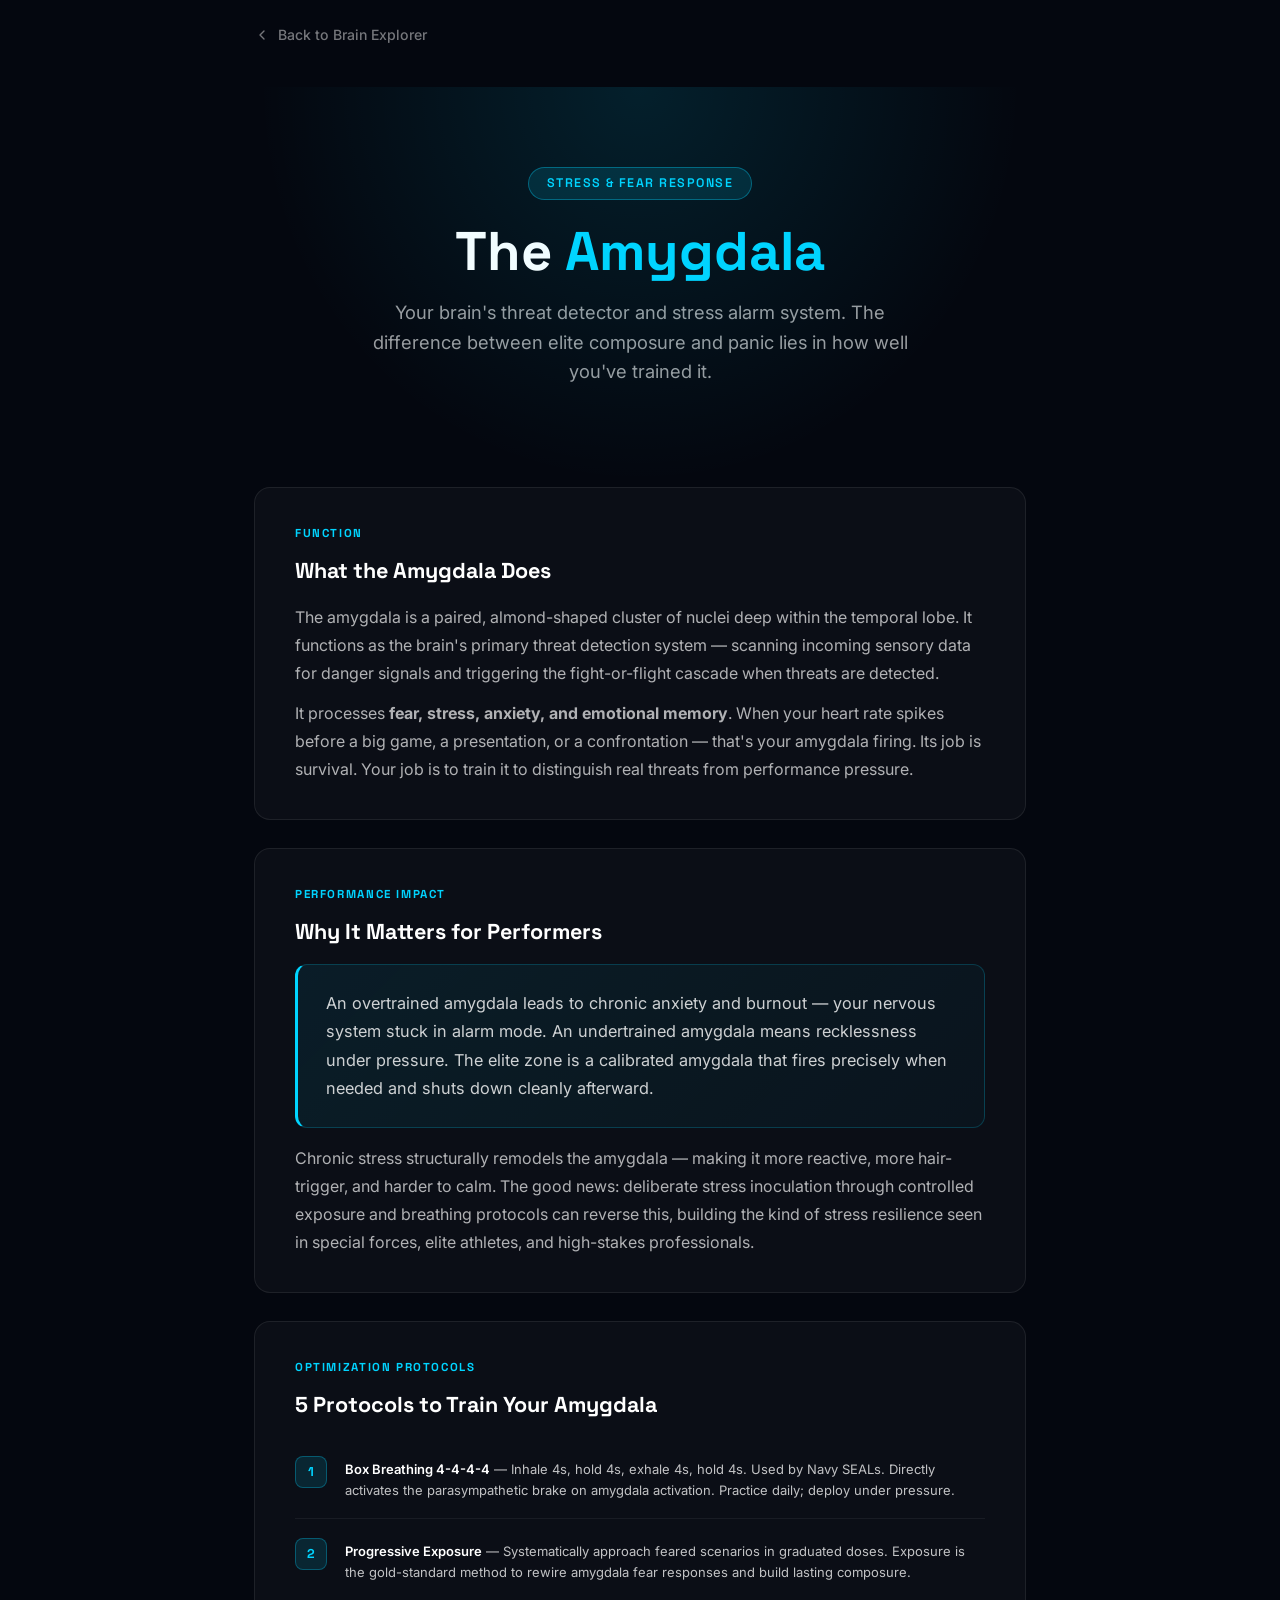
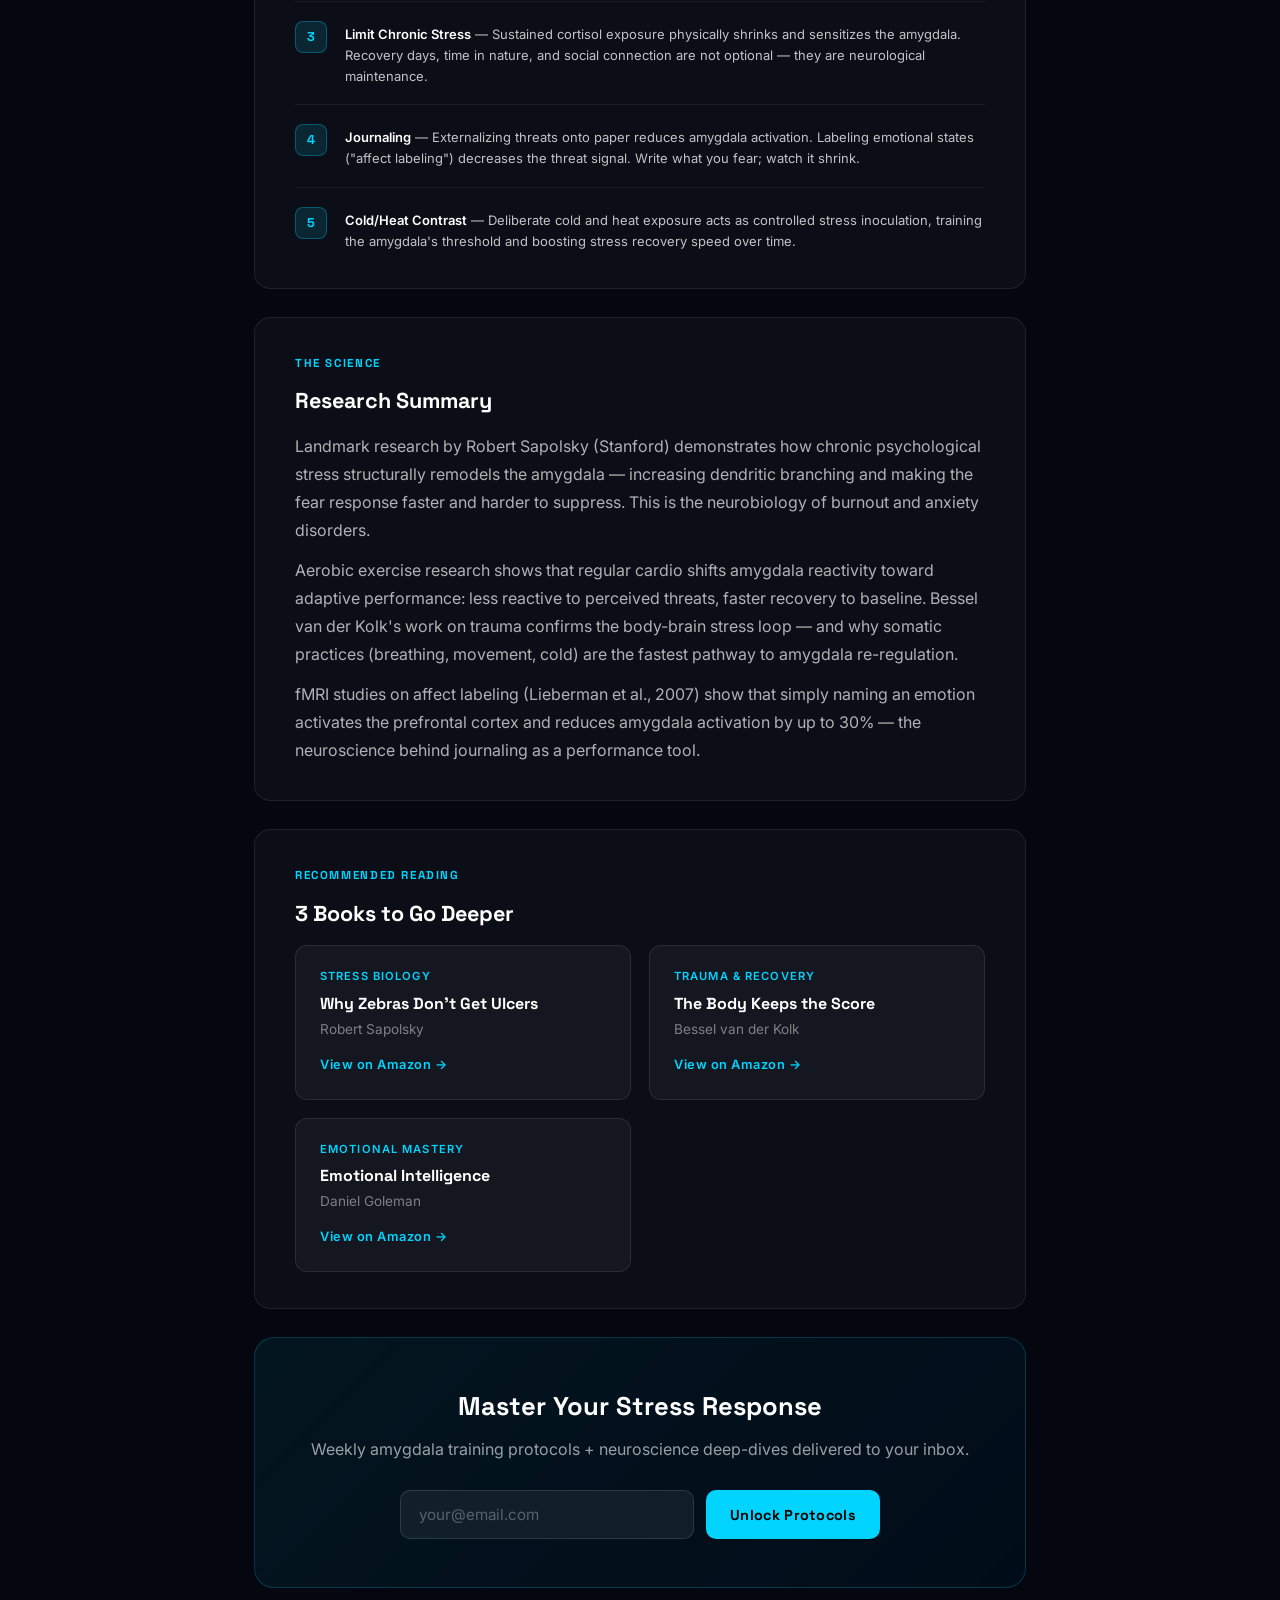
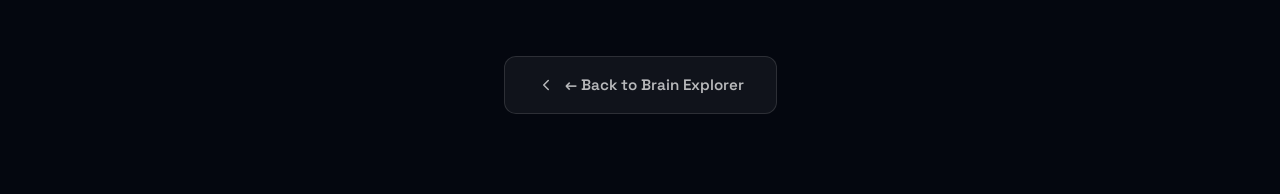
<file: regions/amygdala.html>
<!DOCTYPE html>
<html lang="en">
<head>
  <meta charset="UTF-8" />
  <meta name="viewport" content="width=device-width, initial-scale=1.0" />
  <title>Amygdala Training for Stress Response | Psyked Brain Lab</title>
  <meta name="description" content="Learn amygdala training for stress response optimization. Rewire fear, master fight-or-flight, and build stress resilience with neuroscience-backed protocols." />
  <meta name="keywords" content="amygdala training stress response, fear response rewiring, fight or flight control, stress inoculation, anxiety performance" />
  <meta property="og:title" content="Amygdala Training for Stress Response | Psyked" />
  <meta property="og:description" content="Rewire your fear response. Amygdala training protocols for elite stress resilience and peak performance under pressure." />
  <meta property="og:type" content="article" />
  <link rel="canonical" href="https://psyked.io/regions/amygdala" />
  <link rel="preconnect" href="https://fonts.googleapis.com" />
  <link rel="preconnect" href="https://fonts.gstatic.com" crossorigin />
  <link href="https://fonts.googleapis.com/css2?family=Inter:wght@400;500;600;700&family=Space+Grotesk:wght@400;500;600;700;800&display=swap" rel="stylesheet" />
  <link rel="stylesheet" href="../style.css" />
  <script type="application/ld+json">
  {
    "@context": "https://schema.org",
    "@type": "Article",
    "headline": "Amygdala Training for Stress Response: Science-Backed Protocols",
    "description": "Learn amygdala training for stress response optimization. Rewire fear, master fight-or-flight, and build stress resilience with neuroscience-backed protocols.",
    "author": { "@type": "Organization", "name": "Psyked Brain Lab" },
    "publisher": { "@type": "Organization", "name": "Psyked", "url": "https://psyked.io" },
    "mainEntityOfPage": "https://psyked.io/regions/amygdala",
    "about": {
      "@type": "AnatomicalStructure",
      "name": "Amygdala",
      "description": "Almond-shaped neural complex governing threat detection, fear processing, and the stress response."
    }
  }
  </script>
  <style>
    .region-hero { padding: 80px 0 60px; text-align: center; position: relative; }
    .region-hero::before { content: ''; position: absolute; inset: 0; background: radial-gradient(ellipse at 50% 0%, rgba(0,212,255,0.12) 0%, transparent 70%); pointer-events: none; }
    .badge { display: inline-block; background: rgba(0,212,255,0.12); border: 1px solid rgba(0,212,255,0.35); color: #00D4FF; font-family: 'Space Grotesk', sans-serif; font-size: 0.78rem; font-weight: 600; letter-spacing: 0.12em; text-transform: uppercase; padding: 6px 18px; border-radius: 100px; margin-bottom: 22px; }
    .region-title { font-family: 'Space Grotesk', sans-serif; font-size: clamp(2.2rem, 5vw, 3.4rem); font-weight: 800; color: #fff; margin: 0 0 16px; line-height: 1.1; }
    .region-title span { color: #00D4FF; }
    .region-tagline { font-size: 1.15rem; color: rgba(255,255,255,0.6); max-width: 560px; margin: 0 auto 40px; line-height: 1.6; }
    .back-link { display: inline-flex; align-items: center; gap: 8px; color: rgba(255,255,255,0.45); font-size: 0.88rem; font-weight: 500; text-decoration: none; transition: color 0.2s; margin-bottom: 40px; }
    .back-link:hover { color: #00D4FF; }
    .back-link svg { width: 16px; height: 16px; }
    .section-card { background: rgba(255,255,255,0.03); border: 1px solid rgba(255,255,255,0.08); border-radius: 16px; padding: 36px 40px; margin-bottom: 28px; }
    .section-label { font-family: 'Space Grotesk', sans-serif; font-size: 0.72rem; font-weight: 700; letter-spacing: 0.14em; text-transform: uppercase; color: #00D4FF; margin-bottom: 12px; }
    .section-card h2 { font-family: 'Space Grotesk', sans-serif; font-size: 1.35rem; font-weight: 700; color: #fff; margin: 0 0 14px; }
    .section-card p { color: rgba(255,255,255,0.68); line-height: 1.75; margin: 0; font-size: 1rem; }
    .section-card p + p { margin-top: 12px; }
    .perf-highlight { background: linear-gradient(135deg, rgba(0,212,255,0.08) 0%, rgba(0,212,255,0.03) 100%); border: 1px solid rgba(0,212,255,0.2); border-left: 3px solid #00D4FF; border-radius: 12px; padding: 24px 28px; margin-top: 14px; }
    .perf-highlight p { color: rgba(255,255,255,0.8); font-size: 1.02rem; }
    .protocols-list { list-style: none; padding: 0; margin: 0; }
    .protocols-list li { display: flex; gap: 18px; align-items: flex-start; padding: 18px 0; border-bottom: 1px solid rgba(255,255,255,0.06); }
    .protocols-list li:last-child { border-bottom: none; padding-bottom: 0; }
    .protocol-num { flex-shrink: 0; width: 32px; height: 32px; background: rgba(0,212,255,0.12); border: 1px solid rgba(0,212,255,0.3); border-radius: 8px; display: flex; align-items: center; justify-content: center; font-family: 'Space Grotesk', sans-serif; font-size: 0.8rem; font-weight: 700; color: #00D4FF; }
    .protocol-text { color: rgba(255,255,255,0.75); line-height: 1.6; padding-top: 4px; }
    .protocol-text strong { color: #fff; }
    .books-grid { display: grid; grid-template-columns: repeat(auto-fit, minmax(240px, 1fr)); gap: 18px; margin-top: 4px; }
    .book-card { background: rgba(255,255,255,0.04); border: 1px solid rgba(255,255,255,0.09); border-radius: 12px; padding: 22px 24px; transition: border-color 0.2s, background 0.2s; }
    .book-card:hover { border-color: rgba(0,212,255,0.35); background: rgba(0,212,255,0.05); }
    .book-card a { text-decoration: none; display: block; }
    .book-tag { font-size: 0.7rem; font-weight: 600; letter-spacing: 0.1em; text-transform: uppercase; color: #00D4FF; margin-bottom: 8px; }
    .book-title { font-family: 'Space Grotesk', sans-serif; font-size: 1rem; font-weight: 700; color: #fff; margin-bottom: 4px; line-height: 1.3; }
    .book-author { font-size: 0.85rem; color: rgba(255,255,255,0.45); }
    .book-cta { display: inline-block; margin-top: 14px; font-size: 0.8rem; font-weight: 600; color: #00D4FF; letter-spacing: 0.04em; }
    .email-form-section { background: linear-gradient(135deg, rgba(0,212,255,0.07) 0%, rgba(0,16,32,0.6) 100%); border: 1px solid rgba(0,212,255,0.2); border-radius: 20px; padding: 48px 40px; text-align: center; margin-bottom: 28px; }
    .email-form-section h2 { font-family: 'Space Grotesk', sans-serif; font-size: 1.6rem; font-weight: 800; color: #fff; margin-bottom: 10px; }
    .email-form-section p { color: rgba(255,255,255,0.6); margin-bottom: 28px; }
    .form-row { display: flex; gap: 12px; max-width: 480px; margin: 0 auto; }
    .form-row input[type="email"] { flex: 1; background: rgba(255,255,255,0.06); border: 1px solid rgba(255,255,255,0.12); border-radius: 10px; padding: 14px 18px; color: #fff; font-family: 'Inter', sans-serif; font-size: 0.95rem; outline: none; transition: border-color 0.2s; }
    .form-row input[type="email"]:focus { border-color: rgba(0,212,255,0.5); }
    .form-row input[type="email"]::placeholder { color: rgba(255,255,255,0.3); }
    .btn-primary { background: #00D4FF; color: #000; font-family: 'Space Grotesk', sans-serif; font-size: 0.9rem; font-weight: 700; padding: 14px 24px; border: none; border-radius: 10px; cursor: pointer; white-space: nowrap; transition: background 0.2s, transform 0.1s; }
    .btn-primary:hover { background: #33DDFF; transform: translateY(-1px); }
    .cta-back { text-align: center; padding: 40px 0 80px; }
    .cta-back a { display: inline-flex; align-items: center; gap: 10px; background: rgba(255,255,255,0.05); border: 1px solid rgba(255,255,255,0.12); color: rgba(255,255,255,0.7); font-family: 'Space Grotesk', sans-serif; font-size: 0.95rem; font-weight: 600; padding: 16px 32px; border-radius: 12px; text-decoration: none; transition: all 0.2s; }
    .cta-back a:hover { background: rgba(0,212,255,0.08); border-color: rgba(0,212,255,0.35); color: #00D4FF; }
    .container { max-width: 820px; margin: 0 auto; padding: 0 24px; }
    .nav-top { padding: 24px 0 0; }
    @media (max-width: 600px) {
      .form-row { flex-direction: column; }
      .section-card { padding: 24px 20px; }
      .email-form-section { padding: 32px 20px; }
    }
  </style>
</head>
<body>
  <div class="container">
    <nav class="nav-top">
      <a href="../index.html" class="back-link">
        <svg viewBox="0 0 24 24" fill="none" stroke="currentColor" stroke-width="2" stroke-linecap="round" stroke-linejoin="round"><polyline points="15 18 9 12 15 6"></polyline></svg>
        Back to Brain Explorer
      </a>
    </nav>

    <header class="region-hero">
      <div class="badge">Stress &amp; Fear Response</div>
      <h1 class="region-title">The <span>Amygdala</span></h1>
      <p class="region-tagline">Your brain's threat detector and stress alarm system. The difference between elite composure and panic lies in how well you've trained it.</p>
    </header>

    <main>
      <div class="section-card">
        <div class="section-label">Function</div>
        <h2>What the Amygdala Does</h2>
        <p>The amygdala is a paired, almond-shaped cluster of nuclei deep within the temporal lobe. It functions as the brain's primary threat detection system — scanning incoming sensory data for danger signals and triggering the fight-or-flight cascade when threats are detected.</p>
        <p>It processes <strong>fear, stress, anxiety, and emotional memory</strong>. When your heart rate spikes before a big game, a presentation, or a confrontation — that's your amygdala firing. Its job is survival. Your job is to train it to distinguish real threats from performance pressure.</p>
      </div>

      <div class="section-card">
        <div class="section-label">Performance Impact</div>
        <h2>Why It Matters for Performers</h2>
        <div class="perf-highlight">
          <p>An overtrained amygdala leads to chronic anxiety and burnout — your nervous system stuck in alarm mode. An undertrained amygdala means recklessness under pressure. The elite zone is a calibrated amygdala that fires precisely when needed and shuts down cleanly afterward.</p>
        </div>
        <p style="margin-top:16px;">Chronic stress structurally remodels the amygdala — making it more reactive, more hair-trigger, and harder to calm. The good news: deliberate stress inoculation through controlled exposure and breathing protocols can reverse this, building the kind of stress resilience seen in special forces, elite athletes, and high-stakes professionals.</p>
      </div>

      <div class="section-card">
        <div class="section-label">Optimization Protocols</div>
        <h2>5 Protocols to Train Your Amygdala</h2>
        <ol class="protocols-list">
          <li>
            <div class="protocol-num">1</div>
            <div class="protocol-text"><strong>Box Breathing 4-4-4-4</strong> — Inhale 4s, hold 4s, exhale 4s, hold 4s. Used by Navy SEALs. Directly activates the parasympathetic brake on amygdala activation. Practice daily; deploy under pressure.</div>
          </li>
          <li>
            <div class="protocol-num">2</div>
            <div class="protocol-text"><strong>Progressive Exposure</strong> — Systematically approach feared scenarios in graduated doses. Exposure is the gold-standard method to rewire amygdala fear responses and build lasting composure.</div>
          </li>
          <li>
            <div class="protocol-num">3</div>
            <div class="protocol-text"><strong>Limit Chronic Stress</strong> — Sustained cortisol exposure physically shrinks and sensitizes the amygdala. Recovery days, time in nature, and social connection are not optional — they are neurological maintenance.</div>
          </li>
          <li>
            <div class="protocol-num">4</div>
            <div class="protocol-text"><strong>Journaling</strong> — Externalizing threats onto paper reduces amygdala activation. Labeling emotional states ("affect labeling") decreases the threat signal. Write what you fear; watch it shrink.</div>
          </li>
          <li>
            <div class="protocol-num">5</div>
            <div class="protocol-text"><strong>Cold/Heat Contrast</strong> — Deliberate cold and heat exposure acts as controlled stress inoculation, training the amygdala's threshold and boosting stress recovery speed over time.</div>
          </li>
        </ol>
      </div>

      <div class="section-card">
        <div class="section-label">The Science</div>
        <h2>Research Summary</h2>
        <p>Landmark research by Robert Sapolsky (Stanford) demonstrates how chronic psychological stress structurally remodels the amygdala — increasing dendritic branching and making the fear response faster and harder to suppress. This is the neurobiology of burnout and anxiety disorders.</p>
        <p>Aerobic exercise research shows that regular cardio shifts amygdala reactivity toward adaptive performance: less reactive to perceived threats, faster recovery to baseline. Bessel van der Kolk's work on trauma confirms the body-brain stress loop — and why somatic practices (breathing, movement, cold) are the fastest pathway to amygdala re-regulation.</p>
        <p>fMRI studies on affect labeling (Lieberman et al., 2007) show that simply naming an emotion activates the prefrontal cortex and reduces amygdala activation by up to 30% — the neuroscience behind journaling as a performance tool.</p>
      </div>

      <div class="section-card">
        <div class="section-label">Recommended Reading</div>
        <h2>3 Books to Go Deeper</h2>
        <div class="books-grid">
          <div class="book-card">
            <a href="https://www.amazon.com/dp/0805073698?tag=psyked20-20" target="_blank" rel="noopener">
              <div class="book-tag">Stress Biology</div>
              <div class="book-title">Why Zebras Don't Get Ulcers</div>
              <div class="book-author">Robert Sapolsky</div>
              <span class="book-cta">View on Amazon →</span>
            </a>
          </div>
          <div class="book-card">
            <a href="https://www.amazon.com/dp/0143127748?tag=psyked20-20" target="_blank" rel="noopener">
              <div class="book-tag">Trauma & Recovery</div>
              <div class="book-title">The Body Keeps the Score</div>
              <div class="book-author">Bessel van der Kolk</div>
              <span class="book-cta">View on Amazon →</span>
            </a>
          </div>
          <div class="book-card">
            <a href="https://www.amazon.com/dp/055338371X?tag=psyked20-20" target="_blank" rel="noopener">
              <div class="book-tag">Emotional Mastery</div>
              <div class="book-title">Emotional Intelligence</div>
              <div class="book-author">Daniel Goleman</div>
              <span class="book-cta">View on Amazon →</span>
            </a>
          </div>
        </div>
      </div>

      <div class="email-form-section">
        <h2>Master Your Stress Response</h2>
        <p>Weekly amygdala training protocols + neuroscience deep-dives delivered to your inbox.</p>
        <form name="psyked-regions" method="POST" data-netlify="true" data-netlify-honeypot="bot-field">
          <input type="hidden" name="form-name" value="psyked-regions" />
          <input type="hidden" name="region" value="Amygdala" />
          <p style="display:none;"><input name="bot-field" /></p>
          <div class="form-row">
            <input type="email" name="email" placeholder="your@email.com" required />
            <button type="submit" class="btn-primary">Unlock Protocols</button>
          </div>
        </form>
      </div>

      <div class="cta-back">
        <a href="../index.html">
          <svg width="18" height="18" viewBox="0 0 24 24" fill="none" stroke="currentColor" stroke-width="2" stroke-linecap="round" stroke-linejoin="round"><polyline points="15 18 9 12 15 6"></polyline></svg>
          ← Back to Brain Explorer
        </a>
      </div>
    </main>
  </div>
</body>
</html>
</file>
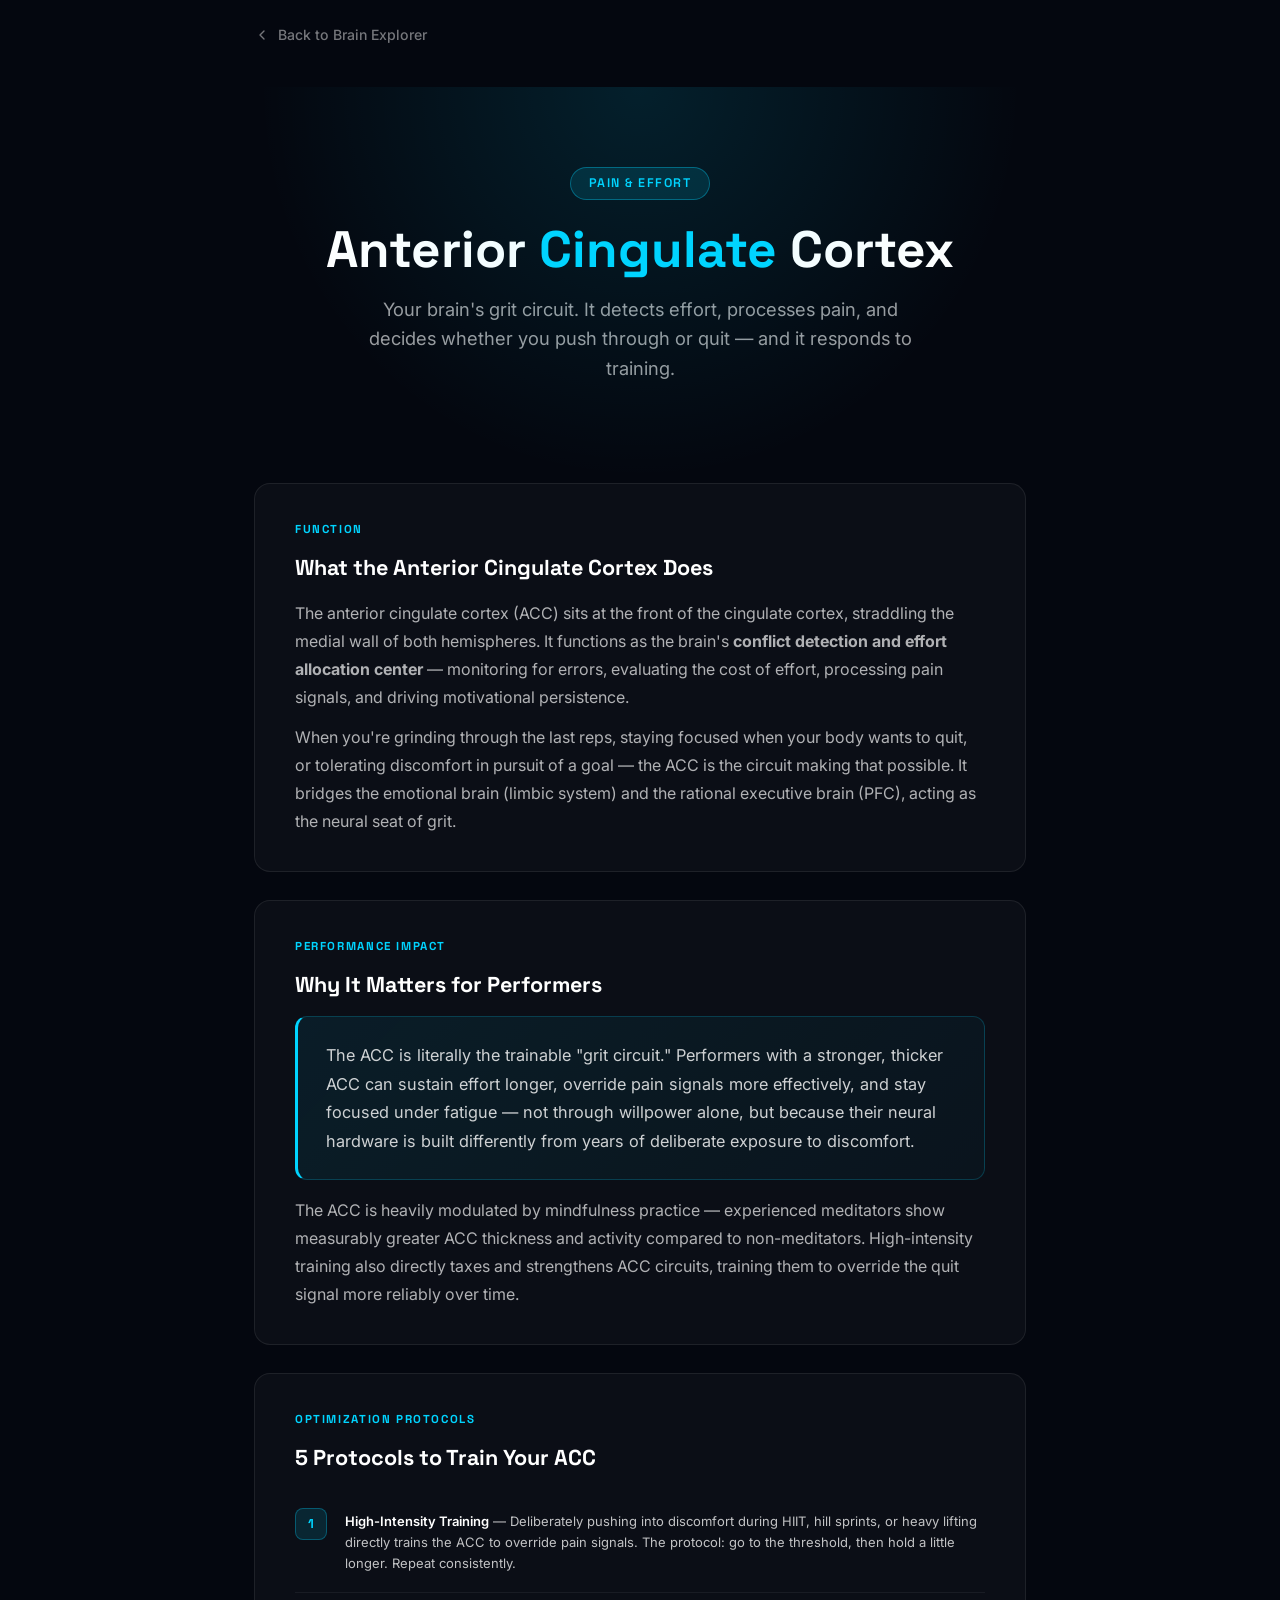
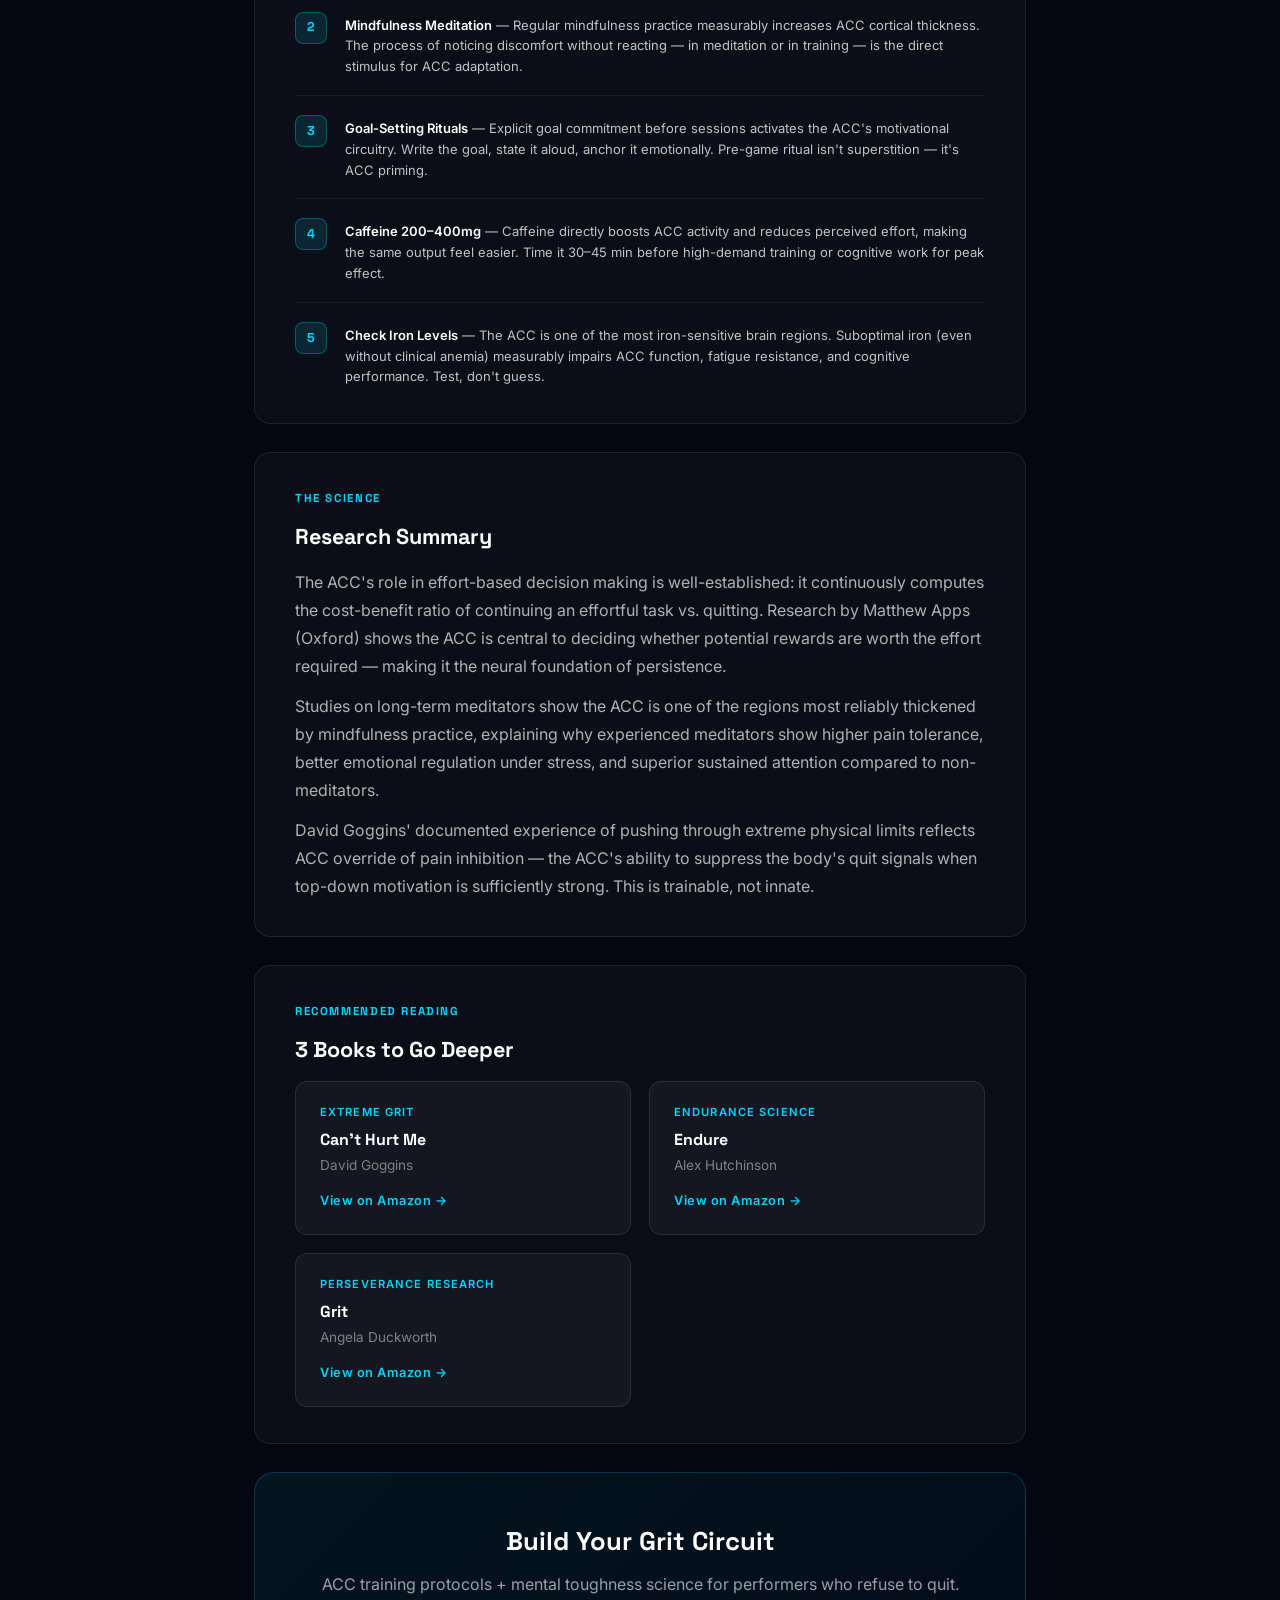
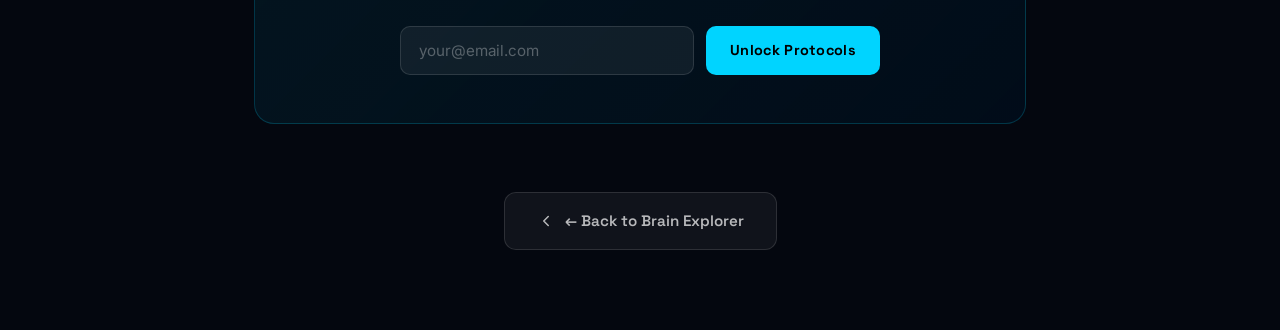
<file: regions/anterior-cingulate-cortex.html>
<!DOCTYPE html>
<html lang="en">
<head>
  <meta charset="UTF-8" />
  <meta name="viewport" content="width=device-width, initial-scale=1.0" />
  <title>Anterior Cingulate Cortex: Grit & Mental Toughness | Psyked Brain Lab</title>
  <meta name="description" content="Train your anterior cingulate cortex for grit and mental toughness. Science-backed protocols to push through pain, override fatigue, and build the neural circuits of elite resilience." />
  <meta name="keywords" content="anterior cingulate cortex grit mental toughness, ACC training pain tolerance, effort allocation neuroscience, mental resilience training" />
  <meta property="og:title" content="Anterior Cingulate Cortex: Grit & Mental Toughness | Psyked" />
  <meta property="og:description" content="Train your grit circuit. ACC protocols for elite pain tolerance, mental toughness, and performance under fatigue." />
  <meta property="og:type" content="article" />
  <link rel="canonical" href="https://psyked.io/regions/anterior-cingulate-cortex" />
  <link rel="preconnect" href="https://fonts.googleapis.com" />
  <link rel="preconnect" href="https://fonts.gstatic.com" crossorigin />
  <link href="https://fonts.googleapis.com/css2?family=Inter:wght@400;500;600;700&family=Space+Grotesk:wght@400;500;600;700;800&display=swap" rel="stylesheet" />
  <link rel="stylesheet" href="../style.css" />
  <script type="application/ld+json">
  {
    "@context": "https://schema.org",
    "@type": "Article",
    "headline": "Anterior Cingulate Cortex: Training Grit and Mental Toughness",
    "description": "Train your anterior cingulate cortex for grit and mental toughness. Science-backed protocols to push through pain, override fatigue, and build the neural circuits of elite resilience.",
    "author": { "@type": "Organization", "name": "Psyked Brain Lab" },
    "publisher": { "@type": "Organization", "name": "Psyked", "url": "https://psyked.io" },
    "mainEntityOfPage": "https://psyked.io/regions/anterior-cingulate-cortex",
    "about": {
      "@type": "AnatomicalStructure",
      "name": "Anterior Cingulate Cortex",
      "description": "The brain's grit circuit — governing error detection, effort allocation, pain tolerance, and the will to continue."
    }
  }
  </script>
  <style>
    .region-hero { padding: 80px 0 60px; text-align: center; position: relative; }
    .region-hero::before { content: ''; position: absolute; inset: 0; background: radial-gradient(ellipse at 50% 0%, rgba(0,212,255,0.12) 0%, transparent 70%); pointer-events: none; }
    .badge { display: inline-block; background: rgba(0,212,255,0.12); border: 1px solid rgba(0,212,255,0.35); color: #00D4FF; font-family: 'Space Grotesk', sans-serif; font-size: 0.78rem; font-weight: 600; letter-spacing: 0.12em; text-transform: uppercase; padding: 6px 18px; border-radius: 100px; margin-bottom: 22px; }
    .region-title { font-family: 'Space Grotesk', sans-serif; font-size: clamp(2rem, 5vw, 3.2rem); font-weight: 800; color: #fff; margin: 0 0 16px; line-height: 1.1; }
    .region-title span { color: #00D4FF; }
    .region-tagline { font-size: 1.15rem; color: rgba(255,255,255,0.6); max-width: 580px; margin: 0 auto 40px; line-height: 1.6; }
    .back-link { display: inline-flex; align-items: center; gap: 8px; color: rgba(255,255,255,0.45); font-size: 0.88rem; font-weight: 500; text-decoration: none; transition: color 0.2s; margin-bottom: 40px; }
    .back-link:hover { color: #00D4FF; }
    .back-link svg { width: 16px; height: 16px; }
    .section-card { background: rgba(255,255,255,0.03); border: 1px solid rgba(255,255,255,0.08); border-radius: 16px; padding: 36px 40px; margin-bottom: 28px; }
    .section-label { font-family: 'Space Grotesk', sans-serif; font-size: 0.72rem; font-weight: 700; letter-spacing: 0.14em; text-transform: uppercase; color: #00D4FF; margin-bottom: 12px; }
    .section-card h2 { font-family: 'Space Grotesk', sans-serif; font-size: 1.35rem; font-weight: 700; color: #fff; margin: 0 0 14px; }
    .section-card p { color: rgba(255,255,255,0.68); line-height: 1.75; margin: 0; font-size: 1rem; }
    .section-card p + p { margin-top: 12px; }
    .perf-highlight { background: linear-gradient(135deg, rgba(0,212,255,0.08) 0%, rgba(0,212,255,0.03) 100%); border: 1px solid rgba(0,212,255,0.2); border-left: 3px solid #00D4FF; border-radius: 12px; padding: 24px 28px; margin-top: 14px; }
    .perf-highlight p { color: rgba(255,255,255,0.8); font-size: 1.02rem; }
    .protocols-list { list-style: none; padding: 0; margin: 0; }
    .protocols-list li { display: flex; gap: 18px; align-items: flex-start; padding: 18px 0; border-bottom: 1px solid rgba(255,255,255,0.06); }
    .protocols-list li:last-child { border-bottom: none; padding-bottom: 0; }
    .protocol-num { flex-shrink: 0; width: 32px; height: 32px; background: rgba(0,212,255,0.12); border: 1px solid rgba(0,212,255,0.3); border-radius: 8px; display: flex; align-items: center; justify-content: center; font-family: 'Space Grotesk', sans-serif; font-size: 0.8rem; font-weight: 700; color: #00D4FF; }
    .protocol-text { color: rgba(255,255,255,0.75); line-height: 1.6; padding-top: 4px; }
    .protocol-text strong { color: #fff; }
    .books-grid { display: grid; grid-template-columns: repeat(auto-fit, minmax(240px, 1fr)); gap: 18px; margin-top: 4px; }
    .book-card { background: rgba(255,255,255,0.04); border: 1px solid rgba(255,255,255,0.09); border-radius: 12px; padding: 22px 24px; transition: border-color 0.2s, background 0.2s; }
    .book-card:hover { border-color: rgba(0,212,255,0.35); background: rgba(0,212,255,0.05); }
    .book-card a { text-decoration: none; display: block; }
    .book-tag { font-size: 0.7rem; font-weight: 600; letter-spacing: 0.1em; text-transform: uppercase; color: #00D4FF; margin-bottom: 8px; }
    .book-title { font-family: 'Space Grotesk', sans-serif; font-size: 1rem; font-weight: 700; color: #fff; margin-bottom: 4px; line-height: 1.3; }
    .book-author { font-size: 0.85rem; color: rgba(255,255,255,0.45); }
    .book-cta { display: inline-block; margin-top: 14px; font-size: 0.8rem; font-weight: 600; color: #00D4FF; letter-spacing: 0.04em; }
    .email-form-section { background: linear-gradient(135deg, rgba(0,212,255,0.07) 0%, rgba(0,16,32,0.6) 100%); border: 1px solid rgba(0,212,255,0.2); border-radius: 20px; padding: 48px 40px; text-align: center; margin-bottom: 28px; }
    .email-form-section h2 { font-family: 'Space Grotesk', sans-serif; font-size: 1.6rem; font-weight: 800; color: #fff; margin-bottom: 10px; }
    .email-form-section p { color: rgba(255,255,255,0.6); margin-bottom: 28px; }
    .form-row { display: flex; gap: 12px; max-width: 480px; margin: 0 auto; }
    .form-row input[type="email"] { flex: 1; background: rgba(255,255,255,0.06); border: 1px solid rgba(255,255,255,0.12); border-radius: 10px; padding: 14px 18px; color: #fff; font-family: 'Inter', sans-serif; font-size: 0.95rem; outline: none; transition: border-color 0.2s; }
    .form-row input[type="email"]:focus { border-color: rgba(0,212,255,0.5); }
    .form-row input[type="email"]::placeholder { color: rgba(255,255,255,0.3); }
    .btn-primary { background: #00D4FF; color: #000; font-family: 'Space Grotesk', sans-serif; font-size: 0.9rem; font-weight: 700; padding: 14px 24px; border: none; border-radius: 10px; cursor: pointer; white-space: nowrap; transition: background 0.2s, transform 0.1s; }
    .btn-primary:hover { background: #33DDFF; transform: translateY(-1px); }
    .cta-back { text-align: center; padding: 40px 0 80px; }
    .cta-back a { display: inline-flex; align-items: center; gap: 10px; background: rgba(255,255,255,0.05); border: 1px solid rgba(255,255,255,0.12); color: rgba(255,255,255,0.7); font-family: 'Space Grotesk', sans-serif; font-size: 0.95rem; font-weight: 600; padding: 16px 32px; border-radius: 12px; text-decoration: none; transition: all 0.2s; }
    .cta-back a:hover { background: rgba(0,212,255,0.08); border-color: rgba(0,212,255,0.35); color: #00D4FF; }
    .container { max-width: 820px; margin: 0 auto; padding: 0 24px; }
    .nav-top { padding: 24px 0 0; }
    @media (max-width: 600px) {
      .form-row { flex-direction: column; }
      .section-card { padding: 24px 20px; }
      .email-form-section { padding: 32px 20px; }
    }
  </style>
</head>
<body>
  <div class="container">
    <nav class="nav-top">
      <a href="../index.html" class="back-link">
        <svg viewBox="0 0 24 24" fill="none" stroke="currentColor" stroke-width="2" stroke-linecap="round" stroke-linejoin="round"><polyline points="15 18 9 12 15 6"></polyline></svg>
        Back to Brain Explorer
      </a>
    </nav>

    <header class="region-hero">
      <div class="badge">Pain &amp; Effort</div>
      <h1 class="region-title">Anterior <span>Cingulate</span> Cortex</h1>
      <p class="region-tagline">Your brain's grit circuit. It detects effort, processes pain, and decides whether you push through or quit — and it responds to training.</p>
    </header>

    <main>
      <div class="section-card">
        <div class="section-label">Function</div>
        <h2>What the Anterior Cingulate Cortex Does</h2>
        <p>The anterior cingulate cortex (ACC) sits at the front of the cingulate cortex, straddling the medial wall of both hemispheres. It functions as the brain's <strong>conflict detection and effort allocation center</strong> — monitoring for errors, evaluating the cost of effort, processing pain signals, and driving motivational persistence.</p>
        <p>When you're grinding through the last reps, staying focused when your body wants to quit, or tolerating discomfort in pursuit of a goal — the ACC is the circuit making that possible. It bridges the emotional brain (limbic system) and the rational executive brain (PFC), acting as the neural seat of grit.</p>
      </div>

      <div class="section-card">
        <div class="section-label">Performance Impact</div>
        <h2>Why It Matters for Performers</h2>
        <div class="perf-highlight">
          <p>The ACC is literally the trainable "grit circuit." Performers with a stronger, thicker ACC can sustain effort longer, override pain signals more effectively, and stay focused under fatigue — not through willpower alone, but because their neural hardware is built differently from years of deliberate exposure to discomfort.</p>
        </div>
        <p style="margin-top:16px;">The ACC is heavily modulated by mindfulness practice — experienced meditators show measurably greater ACC thickness and activity compared to non-meditators. High-intensity training also directly taxes and strengthens ACC circuits, training them to override the quit signal more reliably over time.</p>
      </div>

      <div class="section-card">
        <div class="section-label">Optimization Protocols</div>
        <h2>5 Protocols to Train Your ACC</h2>
        <ol class="protocols-list">
          <li>
            <div class="protocol-num">1</div>
            <div class="protocol-text"><strong>High-Intensity Training</strong> — Deliberately pushing into discomfort during HIIT, hill sprints, or heavy lifting directly trains the ACC to override pain signals. The protocol: go to the threshold, then hold a little longer. Repeat consistently.</div>
          </li>
          <li>
            <div class="protocol-num">2</div>
            <div class="protocol-text"><strong>Mindfulness Meditation</strong> — Regular mindfulness practice measurably increases ACC cortical thickness. The process of noticing discomfort without reacting — in meditation or in training — is the direct stimulus for ACC adaptation.</div>
          </li>
          <li>
            <div class="protocol-num">3</div>
            <div class="protocol-text"><strong>Goal-Setting Rituals</strong> — Explicit goal commitment before sessions activates the ACC's motivational circuitry. Write the goal, state it aloud, anchor it emotionally. Pre-game ritual isn't superstition — it's ACC priming.</div>
          </li>
          <li>
            <div class="protocol-num">4</div>
            <div class="protocol-text"><strong>Caffeine 200–400mg</strong> — Caffeine directly boosts ACC activity and reduces perceived effort, making the same output feel easier. Time it 30–45 min before high-demand training or cognitive work for peak effect.</div>
          </li>
          <li>
            <div class="protocol-num">5</div>
            <div class="protocol-text"><strong>Check Iron Levels</strong> — The ACC is one of the most iron-sensitive brain regions. Suboptimal iron (even without clinical anemia) measurably impairs ACC function, fatigue resistance, and cognitive performance. Test, don't guess.</div>
          </li>
        </ol>
      </div>

      <div class="section-card">
        <div class="section-label">The Science</div>
        <h2>Research Summary</h2>
        <p>The ACC's role in effort-based decision making is well-established: it continuously computes the cost-benefit ratio of continuing an effortful task vs. quitting. Research by Matthew Apps (Oxford) shows the ACC is central to deciding whether potential rewards are worth the effort required — making it the neural foundation of persistence.</p>
        <p>Studies on long-term meditators show the ACC is one of the regions most reliably thickened by mindfulness practice, explaining why experienced meditators show higher pain tolerance, better emotional regulation under stress, and superior sustained attention compared to non-meditators.</p>
        <p>David Goggins' documented experience of pushing through extreme physical limits reflects ACC override of pain inhibition — the ACC's ability to suppress the body's quit signals when top-down motivation is sufficiently strong. This is trainable, not innate.</p>
      </div>

      <div class="section-card">
        <div class="section-label">Recommended Reading</div>
        <h2>3 Books to Go Deeper</h2>
        <div class="books-grid">
          <div class="book-card">
            <a href="https://www.amazon.com/dp/1544512279?tag=psyked20-20" target="_blank" rel="noopener">
              <div class="book-tag">Extreme Grit</div>
              <div class="book-title">Can't Hurt Me</div>
              <div class="book-author">David Goggins</div>
              <span class="book-cta">View on Amazon →</span>
            </a>
          </div>
          <div class="book-card">
            <a href="https://www.amazon.com/dp/0062499238?tag=psyked20-20" target="_blank" rel="noopener">
              <div class="book-tag">Endurance Science</div>
              <div class="book-title">Endure</div>
              <div class="book-author">Alex Hutchinson</div>
              <span class="book-cta">View on Amazon →</span>
            </a>
          </div>
          <div class="book-card">
            <a href="https://www.amazon.com/dp/1501111116?tag=psyked20-20" target="_blank" rel="noopener">
              <div class="book-tag">Perseverance Research</div>
              <div class="book-title">Grit</div>
              <div class="book-author">Angela Duckworth</div>
              <span class="book-cta">View on Amazon →</span>
            </a>
          </div>
        </div>
      </div>

      <div class="email-form-section">
        <h2>Build Your Grit Circuit</h2>
        <p>ACC training protocols + mental toughness science for performers who refuse to quit.</p>
        <form name="psyked-regions" method="POST" data-netlify="true" data-netlify-honeypot="bot-field">
          <input type="hidden" name="form-name" value="psyked-regions" />
          <input type="hidden" name="region" value="Anterior Cingulate Cortex" />
          <p style="display:none;"><input name="bot-field" /></p>
          <div class="form-row">
            <input type="email" name="email" placeholder="your@email.com" required />
            <button type="submit" class="btn-primary">Unlock Protocols</button>
          </div>
        </form>
      </div>

      <div class="cta-back">
        <a href="../index.html">
          <svg width="18" height="18" viewBox="0 0 24 24" fill="none" stroke="currentColor" stroke-width="2" stroke-linecap="round" stroke-linejoin="round"><polyline points="15 18 9 12 15 6"></polyline></svg>
          ← Back to Brain Explorer
        </a>
      </div>
    </main>
  </div>
</body>
</html>
</file>
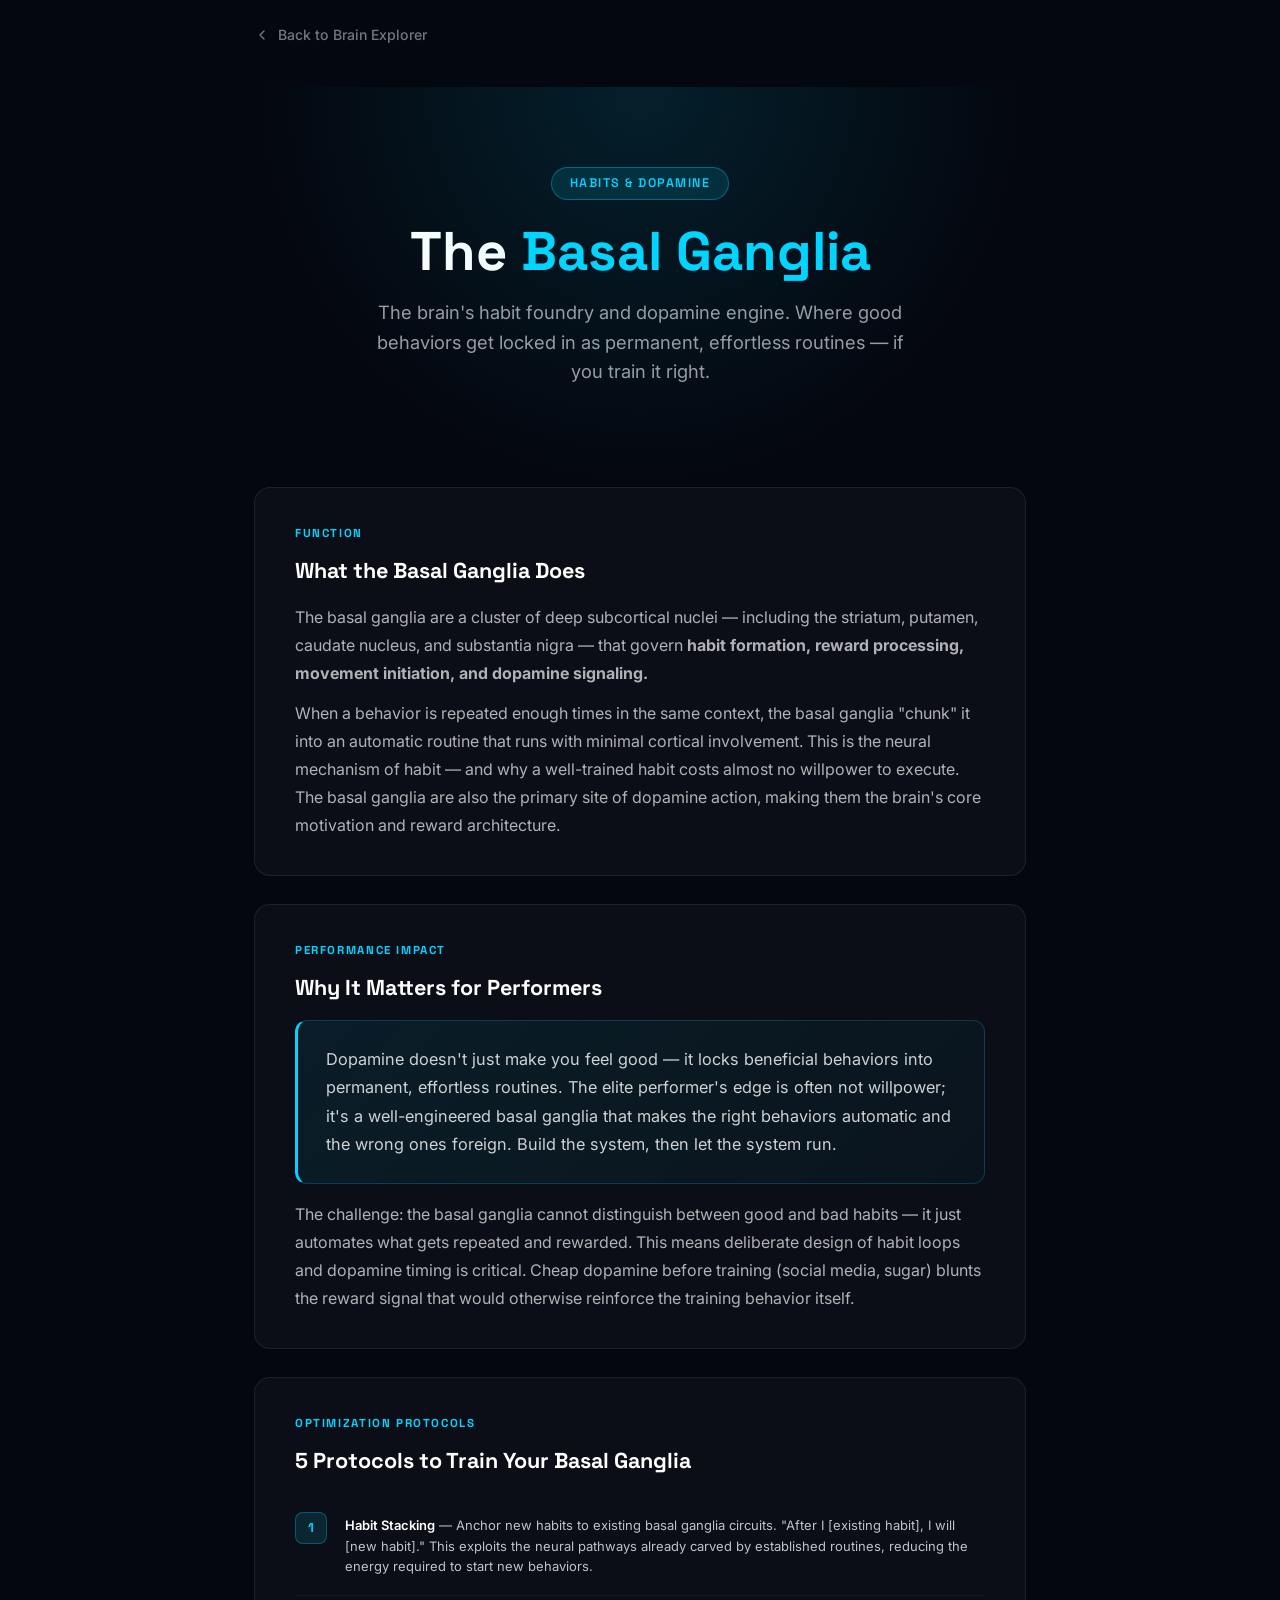
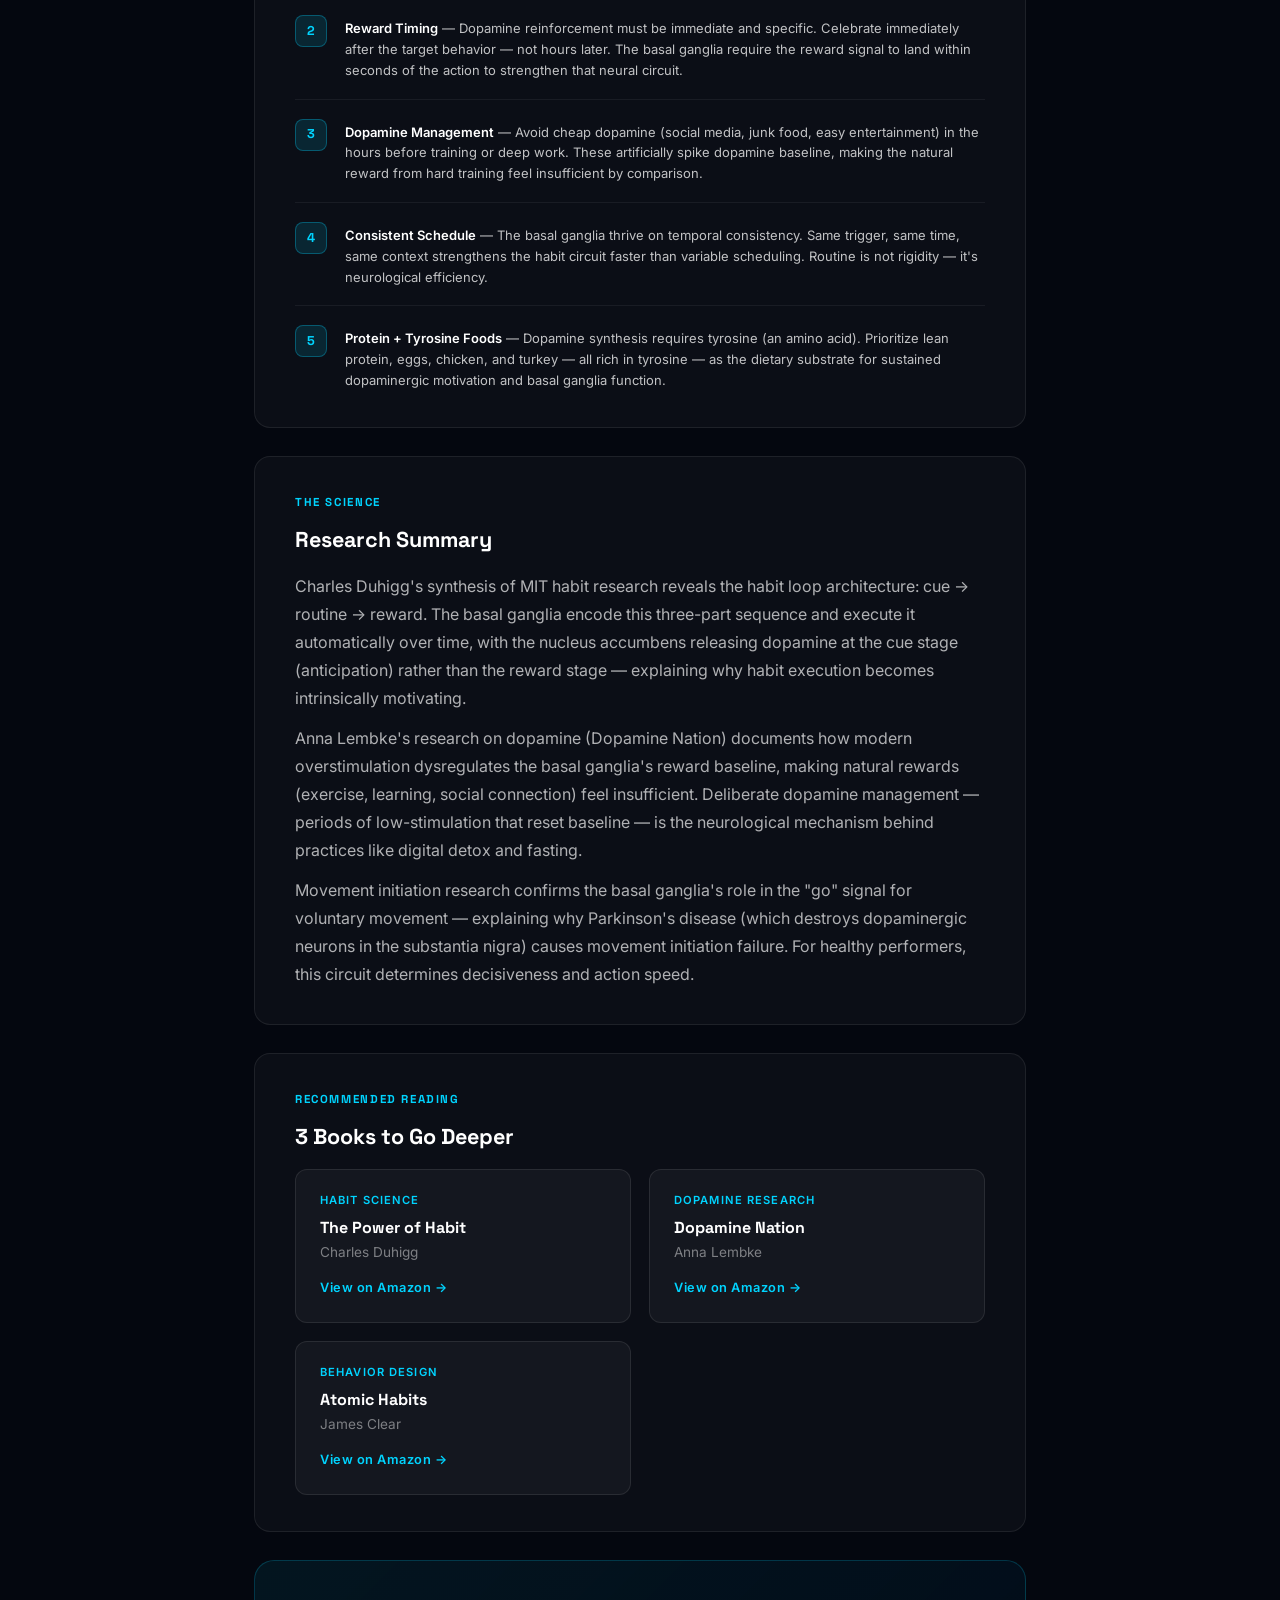
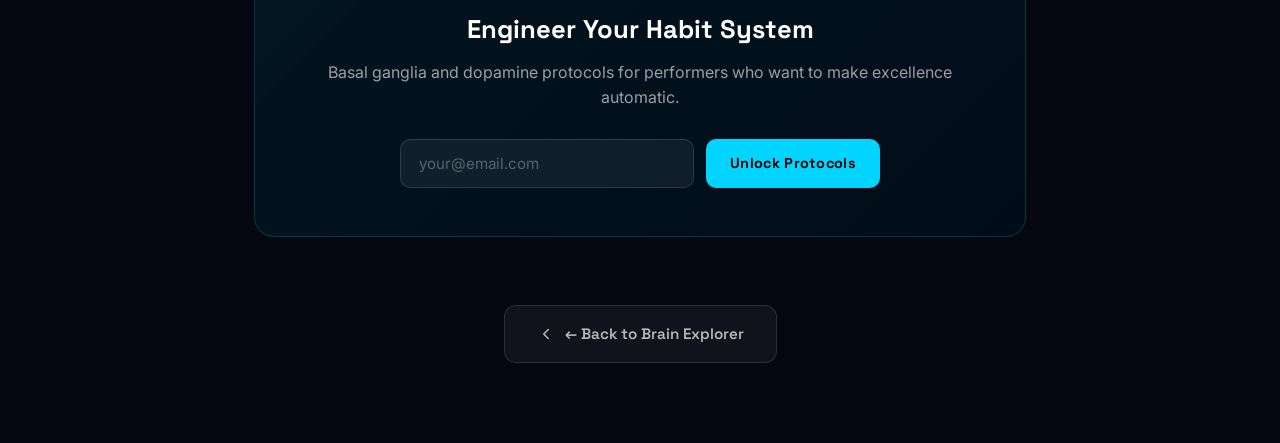
<file: regions/basal-ganglia.html>
<!DOCTYPE html>
<html lang="en">
<head>
  <meta charset="UTF-8" />
  <meta name="viewport" content="width=device-width, initial-scale=1.0" />
  <title>Basal Ganglia Habit Formation & Dopamine | Psyked Brain Lab</title>
  <meta name="description" content="Master basal ganglia habit formation and dopamine optimization. Build automatic high-performance habits, protect your reward circuits, and weaponize routine with neuroscience." />
  <meta name="keywords" content="basal ganglia habit formation dopamine, reward circuit optimization, habit loop neuroscience, dopamine management performance, automatic behavior" />
  <meta property="og:title" content="Basal Ganglia: Habit Formation & Dopamine | Psyked" />
  <meta property="og:description" content="Build habits that run on autopilot. Basal ganglia and dopamine protocols for elite performers who want permanent behavioral change." />
  <meta property="og:type" content="article" />
  <link rel="canonical" href="https://psyked.io/regions/basal-ganglia" />
  <link rel="preconnect" href="https://fonts.googleapis.com" />
  <link rel="preconnect" href="https://fonts.gstatic.com" crossorigin />
  <link href="https://fonts.googleapis.com/css2?family=Inter:wght@400;500;600;700&family=Space+Grotesk:wght@400;500;600;700;800&display=swap" rel="stylesheet" />
  <link rel="stylesheet" href="../style.css" />
  <script type="application/ld+json">
  {
    "@context": "https://schema.org",
    "@type": "Article",
    "headline": "Basal Ganglia Habit Formation and Dopamine: Performance Protocols",
    "description": "Master basal ganglia habit formation and dopamine optimization. Build automatic high-performance habits, protect your reward circuits, and weaponize routine with neuroscience.",
    "author": { "@type": "Organization", "name": "Psyked Brain Lab" },
    "publisher": { "@type": "Organization", "name": "Psyked", "url": "https://psyked.io" },
    "mainEntityOfPage": "https://psyked.io/regions/basal-ganglia",
    "about": {
      "@type": "AnatomicalStructure",
      "name": "Basal Ganglia",
      "description": "Deep subcortical nuclei governing habit formation, reward processing, movement initiation, and dopamine signaling."
    }
  }
  </script>
  <style>
    .region-hero { padding: 80px 0 60px; text-align: center; position: relative; }
    .region-hero::before { content: ''; position: absolute; inset: 0; background: radial-gradient(ellipse at 50% 0%, rgba(0,212,255,0.12) 0%, transparent 70%); pointer-events: none; }
    .badge { display: inline-block; background: rgba(0,212,255,0.12); border: 1px solid rgba(0,212,255,0.35); color: #00D4FF; font-family: 'Space Grotesk', sans-serif; font-size: 0.78rem; font-weight: 600; letter-spacing: 0.12em; text-transform: uppercase; padding: 6px 18px; border-radius: 100px; margin-bottom: 22px; }
    .region-title { font-family: 'Space Grotesk', sans-serif; font-size: clamp(2.2rem, 5vw, 3.4rem); font-weight: 800; color: #fff; margin: 0 0 16px; line-height: 1.1; }
    .region-title span { color: #00D4FF; }
    .region-tagline { font-size: 1.15rem; color: rgba(255,255,255,0.6); max-width: 560px; margin: 0 auto 40px; line-height: 1.6; }
    .back-link { display: inline-flex; align-items: center; gap: 8px; color: rgba(255,255,255,0.45); font-size: 0.88rem; font-weight: 500; text-decoration: none; transition: color 0.2s; margin-bottom: 40px; }
    .back-link:hover { color: #00D4FF; }
    .back-link svg { width: 16px; height: 16px; }
    .section-card { background: rgba(255,255,255,0.03); border: 1px solid rgba(255,255,255,0.08); border-radius: 16px; padding: 36px 40px; margin-bottom: 28px; }
    .section-label { font-family: 'Space Grotesk', sans-serif; font-size: 0.72rem; font-weight: 700; letter-spacing: 0.14em; text-transform: uppercase; color: #00D4FF; margin-bottom: 12px; }
    .section-card h2 { font-family: 'Space Grotesk', sans-serif; font-size: 1.35rem; font-weight: 700; color: #fff; margin: 0 0 14px; }
    .section-card p { color: rgba(255,255,255,0.68); line-height: 1.75; margin: 0; font-size: 1rem; }
    .section-card p + p { margin-top: 12px; }
    .perf-highlight { background: linear-gradient(135deg, rgba(0,212,255,0.08) 0%, rgba(0,212,255,0.03) 100%); border: 1px solid rgba(0,212,255,0.2); border-left: 3px solid #00D4FF; border-radius: 12px; padding: 24px 28px; margin-top: 14px; }
    .perf-highlight p { color: rgba(255,255,255,0.8); font-size: 1.02rem; }
    .protocols-list { list-style: none; padding: 0; margin: 0; }
    .protocols-list li { display: flex; gap: 18px; align-items: flex-start; padding: 18px 0; border-bottom: 1px solid rgba(255,255,255,0.06); }
    .protocols-list li:last-child { border-bottom: none; padding-bottom: 0; }
    .protocol-num { flex-shrink: 0; width: 32px; height: 32px; background: rgba(0,212,255,0.12); border: 1px solid rgba(0,212,255,0.3); border-radius: 8px; display: flex; align-items: center; justify-content: center; font-family: 'Space Grotesk', sans-serif; font-size: 0.8rem; font-weight: 700; color: #00D4FF; }
    .protocol-text { color: rgba(255,255,255,0.75); line-height: 1.6; padding-top: 4px; }
    .protocol-text strong { color: #fff; }
    .books-grid { display: grid; grid-template-columns: repeat(auto-fit, minmax(240px, 1fr)); gap: 18px; margin-top: 4px; }
    .book-card { background: rgba(255,255,255,0.04); border: 1px solid rgba(255,255,255,0.09); border-radius: 12px; padding: 22px 24px; transition: border-color 0.2s, background 0.2s; }
    .book-card:hover { border-color: rgba(0,212,255,0.35); background: rgba(0,212,255,0.05); }
    .book-card a { text-decoration: none; display: block; }
    .book-tag { font-size: 0.7rem; font-weight: 600; letter-spacing: 0.1em; text-transform: uppercase; color: #00D4FF; margin-bottom: 8px; }
    .book-title { font-family: 'Space Grotesk', sans-serif; font-size: 1rem; font-weight: 700; color: #fff; margin-bottom: 4px; line-height: 1.3; }
    .book-author { font-size: 0.85rem; color: rgba(255,255,255,0.45); }
    .book-cta { display: inline-block; margin-top: 14px; font-size: 0.8rem; font-weight: 600; color: #00D4FF; letter-spacing: 0.04em; }
    .email-form-section { background: linear-gradient(135deg, rgba(0,212,255,0.07) 0%, rgba(0,16,32,0.6) 100%); border: 1px solid rgba(0,212,255,0.2); border-radius: 20px; padding: 48px 40px; text-align: center; margin-bottom: 28px; }
    .email-form-section h2 { font-family: 'Space Grotesk', sans-serif; font-size: 1.6rem; font-weight: 800; color: #fff; margin-bottom: 10px; }
    .email-form-section p { color: rgba(255,255,255,0.6); margin-bottom: 28px; }
    .form-row { display: flex; gap: 12px; max-width: 480px; margin: 0 auto; }
    .form-row input[type="email"] { flex: 1; background: rgba(255,255,255,0.06); border: 1px solid rgba(255,255,255,0.12); border-radius: 10px; padding: 14px 18px; color: #fff; font-family: 'Inter', sans-serif; font-size: 0.95rem; outline: none; transition: border-color 0.2s; }
    .form-row input[type="email"]:focus { border-color: rgba(0,212,255,0.5); }
    .form-row input[type="email"]::placeholder { color: rgba(255,255,255,0.3); }
    .btn-primary { background: #00D4FF; color: #000; font-family: 'Space Grotesk', sans-serif; font-size: 0.9rem; font-weight: 700; padding: 14px 24px; border: none; border-radius: 10px; cursor: pointer; white-space: nowrap; transition: background 0.2s, transform 0.1s; }
    .btn-primary:hover { background: #33DDFF; transform: translateY(-1px); }
    .cta-back { text-align: center; padding: 40px 0 80px; }
    .cta-back a { display: inline-flex; align-items: center; gap: 10px; background: rgba(255,255,255,0.05); border: 1px solid rgba(255,255,255,0.12); color: rgba(255,255,255,0.7); font-family: 'Space Grotesk', sans-serif; font-size: 0.95rem; font-weight: 600; padding: 16px 32px; border-radius: 12px; text-decoration: none; transition: all 0.2s; }
    .cta-back a:hover { background: rgba(0,212,255,0.08); border-color: rgba(0,212,255,0.35); color: #00D4FF; }
    .container { max-width: 820px; margin: 0 auto; padding: 0 24px; }
    .nav-top { padding: 24px 0 0; }
    @media (max-width: 600px) {
      .form-row { flex-direction: column; }
      .section-card { padding: 24px 20px; }
      .email-form-section { padding: 32px 20px; }
    }
  </style>
</head>
<body>
  <div class="container">
    <nav class="nav-top">
      <a href="../index.html" class="back-link">
        <svg viewBox="0 0 24 24" fill="none" stroke="currentColor" stroke-width="2" stroke-linecap="round" stroke-linejoin="round"><polyline points="15 18 9 12 15 6"></polyline></svg>
        Back to Brain Explorer
      </a>
    </nav>

    <header class="region-hero">
      <div class="badge">Habits &amp; Dopamine</div>
      <h1 class="region-title">The <span>Basal Ganglia</span></h1>
      <p class="region-tagline">The brain's habit foundry and dopamine engine. Where good behaviors get locked in as permanent, effortless routines — if you train it right.</p>
    </header>

    <main>
      <div class="section-card">
        <div class="section-label">Function</div>
        <h2>What the Basal Ganglia Does</h2>
        <p>The basal ganglia are a cluster of deep subcortical nuclei — including the striatum, putamen, caudate nucleus, and substantia nigra — that govern <strong>habit formation, reward processing, movement initiation, and dopamine signaling.</strong></p>
        <p>When a behavior is repeated enough times in the same context, the basal ganglia "chunk" it into an automatic routine that runs with minimal cortical involvement. This is the neural mechanism of habit — and why a well-trained habit costs almost no willpower to execute. The basal ganglia are also the primary site of dopamine action, making them the brain's core motivation and reward architecture.</p>
      </div>

      <div class="section-card">
        <div class="section-label">Performance Impact</div>
        <h2>Why It Matters for Performers</h2>
        <div class="perf-highlight">
          <p>Dopamine doesn't just make you feel good — it locks beneficial behaviors into permanent, effortless routines. The elite performer's edge is often not willpower; it's a well-engineered basal ganglia that makes the right behaviors automatic and the wrong ones foreign. Build the system, then let the system run.</p>
        </div>
        <p style="margin-top:16px;">The challenge: the basal ganglia cannot distinguish between good and bad habits — it just automates what gets repeated and rewarded. This means deliberate design of habit loops and dopamine timing is critical. Cheap dopamine before training (social media, sugar) blunts the reward signal that would otherwise reinforce the training behavior itself.</p>
      </div>

      <div class="section-card">
        <div class="section-label">Optimization Protocols</div>
        <h2>5 Protocols to Train Your Basal Ganglia</h2>
        <ol class="protocols-list">
          <li>
            <div class="protocol-num">1</div>
            <div class="protocol-text"><strong>Habit Stacking</strong> — Anchor new habits to existing basal ganglia circuits. "After I [existing habit], I will [new habit]." This exploits the neural pathways already carved by established routines, reducing the energy required to start new behaviors.</div>
          </li>
          <li>
            <div class="protocol-num">2</div>
            <div class="protocol-text"><strong>Reward Timing</strong> — Dopamine reinforcement must be immediate and specific. Celebrate immediately after the target behavior — not hours later. The basal ganglia require the reward signal to land within seconds of the action to strengthen that neural circuit.</div>
          </li>
          <li>
            <div class="protocol-num">3</div>
            <div class="protocol-text"><strong>Dopamine Management</strong> — Avoid cheap dopamine (social media, junk food, easy entertainment) in the hours before training or deep work. These artificially spike dopamine baseline, making the natural reward from hard training feel insufficient by comparison.</div>
          </li>
          <li>
            <div class="protocol-num">4</div>
            <div class="protocol-text"><strong>Consistent Schedule</strong> — The basal ganglia thrive on temporal consistency. Same trigger, same time, same context strengthens the habit circuit faster than variable scheduling. Routine is not rigidity — it's neurological efficiency.</div>
          </li>
          <li>
            <div class="protocol-num">5</div>
            <div class="protocol-text"><strong>Protein + Tyrosine Foods</strong> — Dopamine synthesis requires tyrosine (an amino acid). Prioritize lean protein, eggs, chicken, and turkey — all rich in tyrosine — as the dietary substrate for sustained dopaminergic motivation and basal ganglia function.</div>
          </li>
        </ol>
      </div>

      <div class="section-card">
        <div class="section-label">The Science</div>
        <h2>Research Summary</h2>
        <p>Charles Duhigg's synthesis of MIT habit research reveals the habit loop architecture: cue → routine → reward. The basal ganglia encode this three-part sequence and execute it automatically over time, with the nucleus accumbens releasing dopamine at the cue stage (anticipation) rather than the reward stage — explaining why habit execution becomes intrinsically motivating.</p>
        <p>Anna Lembke's research on dopamine (Dopamine Nation) documents how modern overstimulation dysregulates the basal ganglia's reward baseline, making natural rewards (exercise, learning, social connection) feel insufficient. Deliberate dopamine management — periods of low-stimulation that reset baseline — is the neurological mechanism behind practices like digital detox and fasting.</p>
        <p>Movement initiation research confirms the basal ganglia's role in the "go" signal for voluntary movement — explaining why Parkinson's disease (which destroys dopaminergic neurons in the substantia nigra) causes movement initiation failure. For healthy performers, this circuit determines decisiveness and action speed.</p>
      </div>

      <div class="section-card">
        <div class="section-label">Recommended Reading</div>
        <h2>3 Books to Go Deeper</h2>
        <div class="books-grid">
          <div class="book-card">
            <a href="https://www.amazon.com/dp/081298160X?tag=psyked20-20" target="_blank" rel="noopener">
              <div class="book-tag">Habit Science</div>
              <div class="book-title">The Power of Habit</div>
              <div class="book-author">Charles Duhigg</div>
              <span class="book-cta">View on Amazon →</span>
            </a>
          </div>
          <div class="book-card">
            <a href="https://www.amazon.com/dp/1524746746?tag=psyked20-20" target="_blank" rel="noopener">
              <div class="book-tag">Dopamine Research</div>
              <div class="book-title">Dopamine Nation</div>
              <div class="book-author">Anna Lembke</div>
              <span class="book-cta">View on Amazon →</span>
            </a>
          </div>
          <div class="book-card">
            <a href="https://www.amazon.com/dp/0735211299?tag=psyked20-20" target="_blank" rel="noopener">
              <div class="book-tag">Behavior Design</div>
              <div class="book-title">Atomic Habits</div>
              <div class="book-author">James Clear</div>
              <span class="book-cta">View on Amazon →</span>
            </a>
          </div>
        </div>
      </div>

      <div class="email-form-section">
        <h2>Engineer Your Habit System</h2>
        <p>Basal ganglia and dopamine protocols for performers who want to make excellence automatic.</p>
        <form name="psyked-regions" method="POST" data-netlify="true" data-netlify-honeypot="bot-field">
          <input type="hidden" name="form-name" value="psyked-regions" />
          <input type="hidden" name="region" value="Basal Ganglia" />
          <p style="display:none;"><input name="bot-field" /></p>
          <div class="form-row">
            <input type="email" name="email" placeholder="your@email.com" required />
            <button type="submit" class="btn-primary">Unlock Protocols</button>
          </div>
        </form>
      </div>

      <div class="cta-back">
        <a href="../index.html">
          <svg width="18" height="18" viewBox="0 0 24 24" fill="none" stroke="currentColor" stroke-width="2" stroke-linecap="round" stroke-linejoin="round"><polyline points="15 18 9 12 15 6"></polyline></svg>
          ← Back to Brain Explorer
        </a>
      </div>
    </main>
  </div>
</body>
</html>
</file>
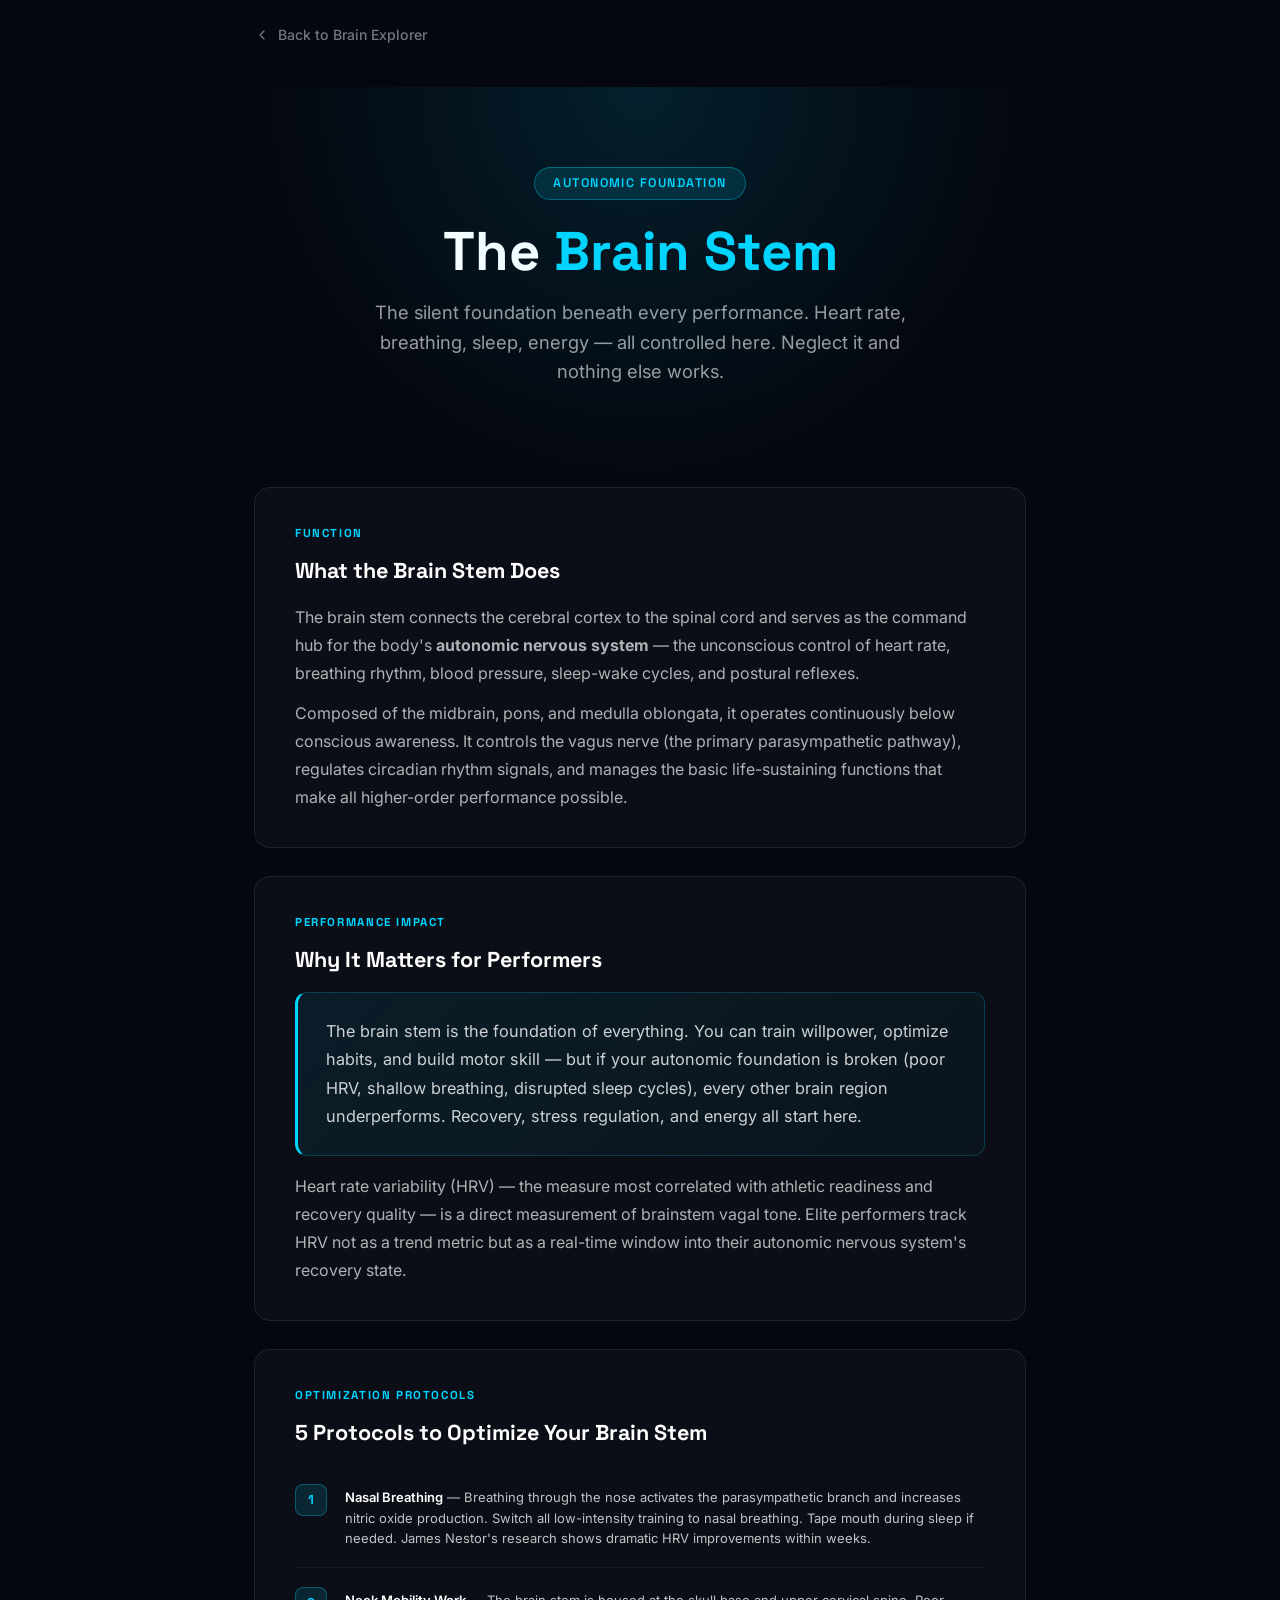
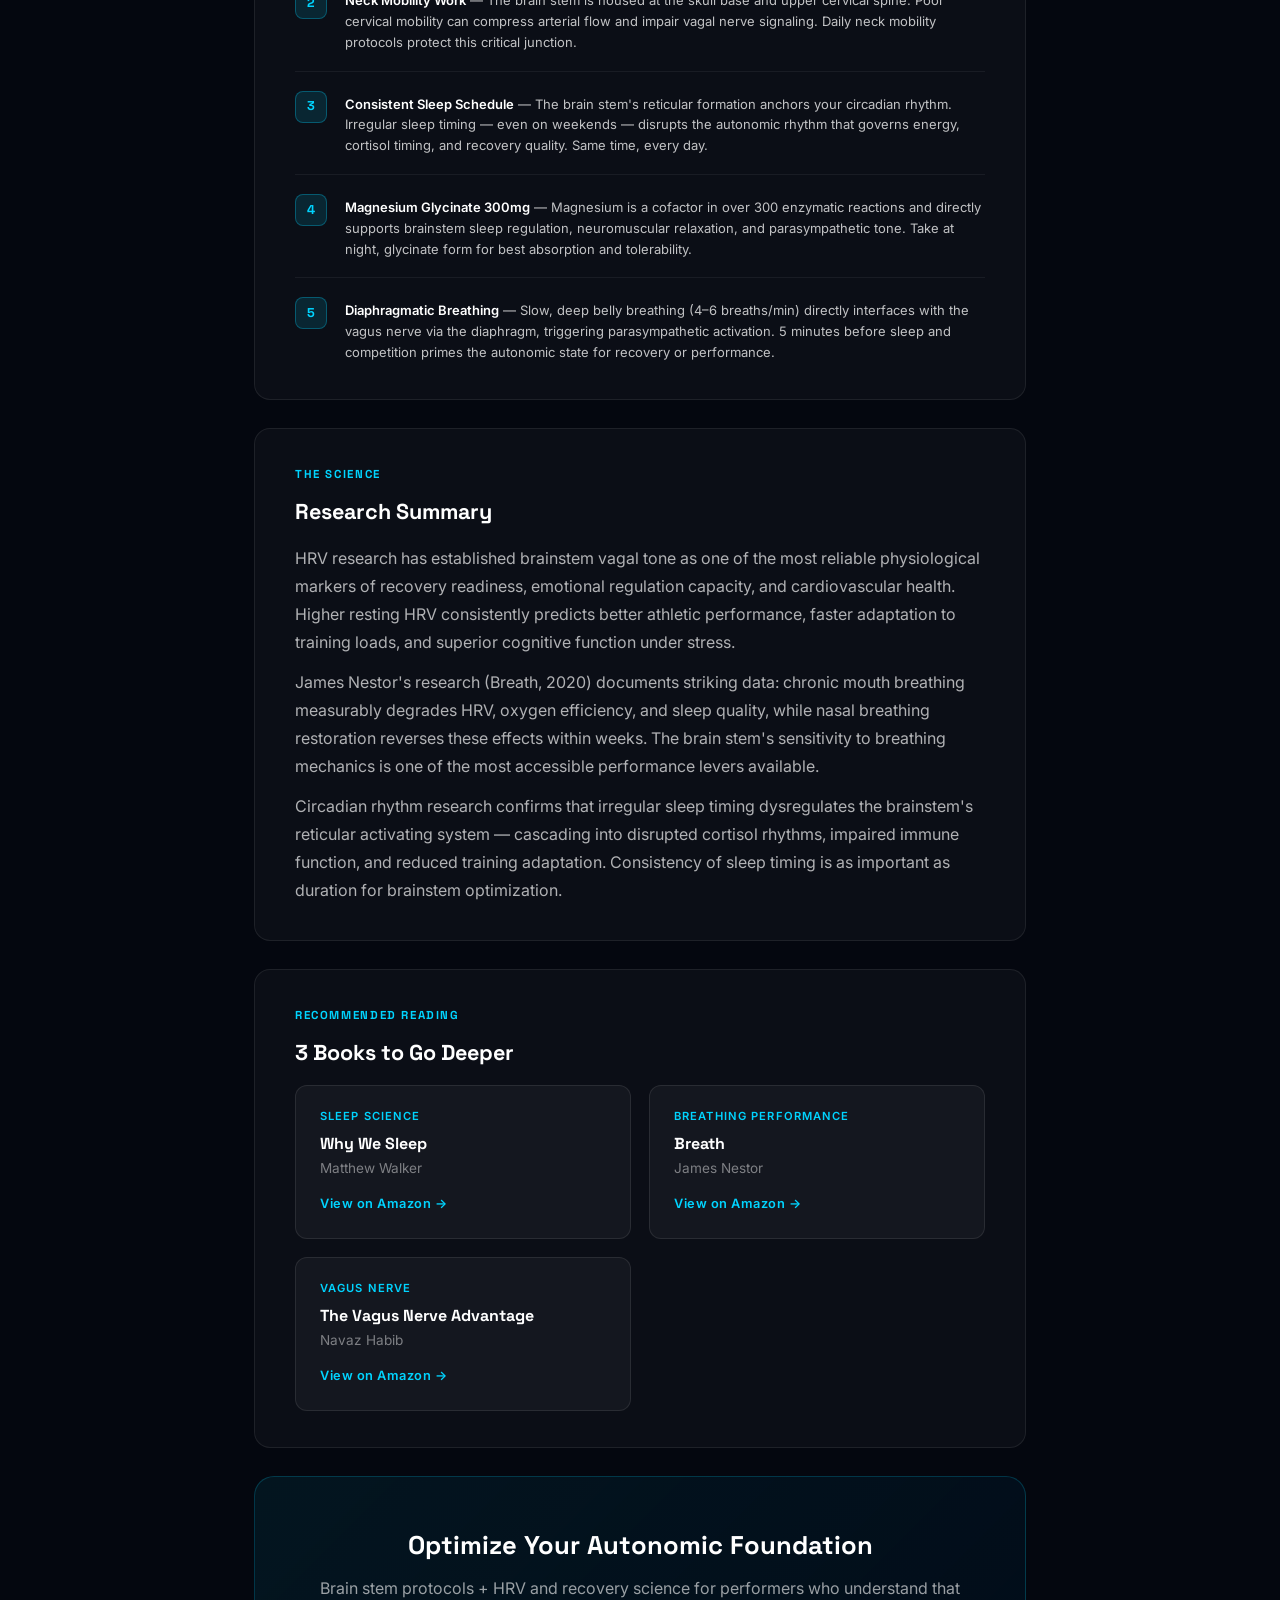
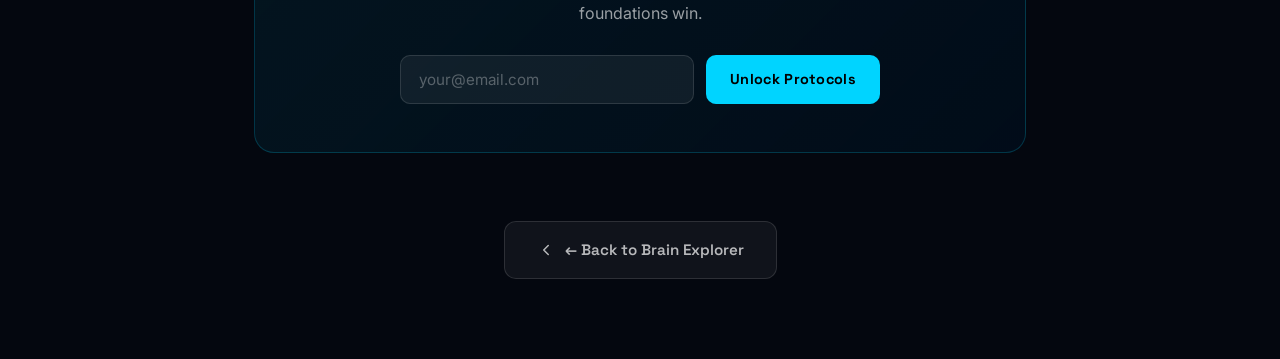
<file: regions/brain-stem.html>
<!DOCTYPE html>
<html lang="en">
<head>
  <meta charset="UTF-8" />
  <meta name="viewport" content="width=device-width, initial-scale=1.0" />
  <title>Brain Stem Autonomic Nervous System & Performance Recovery | Psyked</title>
  <meta name="description" content="Optimize brain stem autonomic nervous system function for performance recovery. HRV, nasal breathing, vagus nerve protocols to build the foundation of elite energy and resilience." />
  <meta name="keywords" content="brain stem autonomic nervous system performance recovery, HRV training, vagus nerve optimization, parasympathetic activation, sleep recovery neuroscience" />
  <meta property="og:title" content="Brain Stem: Autonomic Nervous System & Performance Recovery | Psyked" />
  <meta property="og:description" content="Optimize your autonomic foundation. Brain stem protocols for elite recovery, stress regulation, and sustained energy output." />
  <meta property="og:type" content="article" />
  <link rel="canonical" href="https://psyked.io/regions/brain-stem" />
  <link rel="preconnect" href="https://fonts.googleapis.com" />
  <link rel="preconnect" href="https://fonts.gstatic.com" crossorigin />
  <link href="https://fonts.googleapis.com/css2?family=Inter:wght@400;500;600;700&family=Space+Grotesk:wght@400;500;600;700;800&display=swap" rel="stylesheet" />
  <link rel="stylesheet" href="../style.css" />
  <script type="application/ld+json">
  {
    "@context": "https://schema.org",
    "@type": "Article",
    "headline": "Brain Stem Autonomic Nervous System: Performance Recovery Protocols",
    "description": "Optimize brain stem autonomic nervous system function for performance recovery. HRV, nasal breathing, vagus nerve protocols to build the foundation of elite energy and resilience.",
    "author": { "@type": "Organization", "name": "Psyked Brain Lab" },
    "publisher": { "@type": "Organization", "name": "Psyked", "url": "https://psyked.io" },
    "mainEntityOfPage": "https://psyked.io/regions/brain-stem",
    "about": {
      "@type": "AnatomicalStructure",
      "name": "Brain Stem",
      "description": "The foundational brain structure controlling autonomic functions — heart rate, breathing, sleep cycles, and posture signals."
    }
  }
  </script>
  <style>
    .region-hero { padding: 80px 0 60px; text-align: center; position: relative; }
    .region-hero::before { content: ''; position: absolute; inset: 0; background: radial-gradient(ellipse at 50% 0%, rgba(0,212,255,0.12) 0%, transparent 70%); pointer-events: none; }
    .badge { display: inline-block; background: rgba(0,212,255,0.12); border: 1px solid rgba(0,212,255,0.35); color: #00D4FF; font-family: 'Space Grotesk', sans-serif; font-size: 0.78rem; font-weight: 600; letter-spacing: 0.12em; text-transform: uppercase; padding: 6px 18px; border-radius: 100px; margin-bottom: 22px; }
    .region-title { font-family: 'Space Grotesk', sans-serif; font-size: clamp(2.2rem, 5vw, 3.4rem); font-weight: 800; color: #fff; margin: 0 0 16px; line-height: 1.1; }
    .region-title span { color: #00D4FF; }
    .region-tagline { font-size: 1.15rem; color: rgba(255,255,255,0.6); max-width: 560px; margin: 0 auto 40px; line-height: 1.6; }
    .back-link { display: inline-flex; align-items: center; gap: 8px; color: rgba(255,255,255,0.45); font-size: 0.88rem; font-weight: 500; text-decoration: none; transition: color 0.2s; margin-bottom: 40px; }
    .back-link:hover { color: #00D4FF; }
    .back-link svg { width: 16px; height: 16px; }
    .section-card { background: rgba(255,255,255,0.03); border: 1px solid rgba(255,255,255,0.08); border-radius: 16px; padding: 36px 40px; margin-bottom: 28px; }
    .section-label { font-family: 'Space Grotesk', sans-serif; font-size: 0.72rem; font-weight: 700; letter-spacing: 0.14em; text-transform: uppercase; color: #00D4FF; margin-bottom: 12px; }
    .section-card h2 { font-family: 'Space Grotesk', sans-serif; font-size: 1.35rem; font-weight: 700; color: #fff; margin: 0 0 14px; }
    .section-card p { color: rgba(255,255,255,0.68); line-height: 1.75; margin: 0; font-size: 1rem; }
    .section-card p + p { margin-top: 12px; }
    .perf-highlight { background: linear-gradient(135deg, rgba(0,212,255,0.08) 0%, rgba(0,212,255,0.03) 100%); border: 1px solid rgba(0,212,255,0.2); border-left: 3px solid #00D4FF; border-radius: 12px; padding: 24px 28px; margin-top: 14px; }
    .perf-highlight p { color: rgba(255,255,255,0.8); font-size: 1.02rem; }
    .protocols-list { list-style: none; padding: 0; margin: 0; }
    .protocols-list li { display: flex; gap: 18px; align-items: flex-start; padding: 18px 0; border-bottom: 1px solid rgba(255,255,255,0.06); }
    .protocols-list li:last-child { border-bottom: none; padding-bottom: 0; }
    .protocol-num { flex-shrink: 0; width: 32px; height: 32px; background: rgba(0,212,255,0.12); border: 1px solid rgba(0,212,255,0.3); border-radius: 8px; display: flex; align-items: center; justify-content: center; font-family: 'Space Grotesk', sans-serif; font-size: 0.8rem; font-weight: 700; color: #00D4FF; }
    .protocol-text { color: rgba(255,255,255,0.75); line-height: 1.6; padding-top: 4px; }
    .protocol-text strong { color: #fff; }
    .books-grid { display: grid; grid-template-columns: repeat(auto-fit, minmax(240px, 1fr)); gap: 18px; margin-top: 4px; }
    .book-card { background: rgba(255,255,255,0.04); border: 1px solid rgba(255,255,255,0.09); border-radius: 12px; padding: 22px 24px; transition: border-color 0.2s, background 0.2s; }
    .book-card:hover { border-color: rgba(0,212,255,0.35); background: rgba(0,212,255,0.05); }
    .book-card a { text-decoration: none; display: block; }
    .book-tag { font-size: 0.7rem; font-weight: 600; letter-spacing: 0.1em; text-transform: uppercase; color: #00D4FF; margin-bottom: 8px; }
    .book-title { font-family: 'Space Grotesk', sans-serif; font-size: 1rem; font-weight: 700; color: #fff; margin-bottom: 4px; line-height: 1.3; }
    .book-author { font-size: 0.85rem; color: rgba(255,255,255,0.45); }
    .book-cta { display: inline-block; margin-top: 14px; font-size: 0.8rem; font-weight: 600; color: #00D4FF; letter-spacing: 0.04em; }
    .email-form-section { background: linear-gradient(135deg, rgba(0,212,255,0.07) 0%, rgba(0,16,32,0.6) 100%); border: 1px solid rgba(0,212,255,0.2); border-radius: 20px; padding: 48px 40px; text-align: center; margin-bottom: 28px; }
    .email-form-section h2 { font-family: 'Space Grotesk', sans-serif; font-size: 1.6rem; font-weight: 800; color: #fff; margin-bottom: 10px; }
    .email-form-section p { color: rgba(255,255,255,0.6); margin-bottom: 28px; }
    .form-row { display: flex; gap: 12px; max-width: 480px; margin: 0 auto; }
    .form-row input[type="email"] { flex: 1; background: rgba(255,255,255,0.06); border: 1px solid rgba(255,255,255,0.12); border-radius: 10px; padding: 14px 18px; color: #fff; font-family: 'Inter', sans-serif; font-size: 0.95rem; outline: none; transition: border-color 0.2s; }
    .form-row input[type="email"]:focus { border-color: rgba(0,212,255,0.5); }
    .form-row input[type="email"]::placeholder { color: rgba(255,255,255,0.3); }
    .btn-primary { background: #00D4FF; color: #000; font-family: 'Space Grotesk', sans-serif; font-size: 0.9rem; font-weight: 700; padding: 14px 24px; border: none; border-radius: 10px; cursor: pointer; white-space: nowrap; transition: background 0.2s, transform 0.1s; }
    .btn-primary:hover { background: #33DDFF; transform: translateY(-1px); }
    .cta-back { text-align: center; padding: 40px 0 80px; }
    .cta-back a { display: inline-flex; align-items: center; gap: 10px; background: rgba(255,255,255,0.05); border: 1px solid rgba(255,255,255,0.12); color: rgba(255,255,255,0.7); font-family: 'Space Grotesk', sans-serif; font-size: 0.95rem; font-weight: 600; padding: 16px 32px; border-radius: 12px; text-decoration: none; transition: all 0.2s; }
    .cta-back a:hover { background: rgba(0,212,255,0.08); border-color: rgba(0,212,255,0.35); color: #00D4FF; }
    .container { max-width: 820px; margin: 0 auto; padding: 0 24px; }
    .nav-top { padding: 24px 0 0; }
    @media (max-width: 600px) {
      .form-row { flex-direction: column; }
      .section-card { padding: 24px 20px; }
      .email-form-section { padding: 32px 20px; }
    }
  </style>
</head>
<body>
  <div class="container">
    <nav class="nav-top">
      <a href="../index.html" class="back-link">
        <svg viewBox="0 0 24 24" fill="none" stroke="currentColor" stroke-width="2" stroke-linecap="round" stroke-linejoin="round"><polyline points="15 18 9 12 15 6"></polyline></svg>
        Back to Brain Explorer
      </a>
    </nav>

    <header class="region-hero">
      <div class="badge">Autonomic Foundation</div>
      <h1 class="region-title">The <span>Brain Stem</span></h1>
      <p class="region-tagline">The silent foundation beneath every performance. Heart rate, breathing, sleep, energy — all controlled here. Neglect it and nothing else works.</p>
    </header>

    <main>
      <div class="section-card">
        <div class="section-label">Function</div>
        <h2>What the Brain Stem Does</h2>
        <p>The brain stem connects the cerebral cortex to the spinal cord and serves as the command hub for the body's <strong>autonomic nervous system</strong> — the unconscious control of heart rate, breathing rhythm, blood pressure, sleep-wake cycles, and postural reflexes.</p>
        <p>Composed of the midbrain, pons, and medulla oblongata, it operates continuously below conscious awareness. It controls the vagus nerve (the primary parasympathetic pathway), regulates circadian rhythm signals, and manages the basic life-sustaining functions that make all higher-order performance possible.</p>
      </div>

      <div class="section-card">
        <div class="section-label">Performance Impact</div>
        <h2>Why It Matters for Performers</h2>
        <div class="perf-highlight">
          <p>The brain stem is the foundation of everything. You can train willpower, optimize habits, and build motor skill — but if your autonomic foundation is broken (poor HRV, shallow breathing, disrupted sleep cycles), every other brain region underperforms. Recovery, stress regulation, and energy all start here.</p>
        </div>
        <p style="margin-top:16px;">Heart rate variability (HRV) — the measure most correlated with athletic readiness and recovery quality — is a direct measurement of brainstem vagal tone. Elite performers track HRV not as a trend metric but as a real-time window into their autonomic nervous system's recovery state.</p>
      </div>

      <div class="section-card">
        <div class="section-label">Optimization Protocols</div>
        <h2>5 Protocols to Optimize Your Brain Stem</h2>
        <ol class="protocols-list">
          <li>
            <div class="protocol-num">1</div>
            <div class="protocol-text"><strong>Nasal Breathing</strong> — Breathing through the nose activates the parasympathetic branch and increases nitric oxide production. Switch all low-intensity training to nasal breathing. Tape mouth during sleep if needed. James Nestor's research shows dramatic HRV improvements within weeks.</div>
          </li>
          <li>
            <div class="protocol-num">2</div>
            <div class="protocol-text"><strong>Neck Mobility Work</strong> — The brain stem is housed at the skull base and upper cervical spine. Poor cervical mobility can compress arterial flow and impair vagal nerve signaling. Daily neck mobility protocols protect this critical junction.</div>
          </li>
          <li>
            <div class="protocol-num">3</div>
            <div class="protocol-text"><strong>Consistent Sleep Schedule</strong> — The brain stem's reticular formation anchors your circadian rhythm. Irregular sleep timing — even on weekends — disrupts the autonomic rhythm that governs energy, cortisol timing, and recovery quality. Same time, every day.</div>
          </li>
          <li>
            <div class="protocol-num">4</div>
            <div class="protocol-text"><strong>Magnesium Glycinate 300mg</strong> — Magnesium is a cofactor in over 300 enzymatic reactions and directly supports brainstem sleep regulation, neuromuscular relaxation, and parasympathetic tone. Take at night, glycinate form for best absorption and tolerability.</div>
          </li>
          <li>
            <div class="protocol-num">5</div>
            <div class="protocol-text"><strong>Diaphragmatic Breathing</strong> — Slow, deep belly breathing (4–6 breaths/min) directly interfaces with the vagus nerve via the diaphragm, triggering parasympathetic activation. 5 minutes before sleep and competition primes the autonomic state for recovery or performance.</div>
          </li>
        </ol>
      </div>

      <div class="section-card">
        <div class="section-label">The Science</div>
        <h2>Research Summary</h2>
        <p>HRV research has established brainstem vagal tone as one of the most reliable physiological markers of recovery readiness, emotional regulation capacity, and cardiovascular health. Higher resting HRV consistently predicts better athletic performance, faster adaptation to training loads, and superior cognitive function under stress.</p>
        <p>James Nestor's research (Breath, 2020) documents striking data: chronic mouth breathing measurably degrades HRV, oxygen efficiency, and sleep quality, while nasal breathing restoration reverses these effects within weeks. The brain stem's sensitivity to breathing mechanics is one of the most accessible performance levers available.</p>
        <p>Circadian rhythm research confirms that irregular sleep timing dysregulates the brainstem's reticular activating system — cascading into disrupted cortisol rhythms, impaired immune function, and reduced training adaptation. Consistency of sleep timing is as important as duration for brainstem optimization.</p>
      </div>

      <div class="section-card">
        <div class="section-label">Recommended Reading</div>
        <h2>3 Books to Go Deeper</h2>
        <div class="books-grid">
          <div class="book-card">
            <a href="https://www.amazon.com/dp/1501144316?tag=psyked20-20" target="_blank" rel="noopener">
              <div class="book-tag">Sleep Science</div>
              <div class="book-title">Why We Sleep</div>
              <div class="book-author">Matthew Walker</div>
              <span class="book-cta">View on Amazon →</span>
            </a>
          </div>
          <div class="book-card">
            <a href="https://www.amazon.com/dp/0735213615?tag=psyked20-20" target="_blank" rel="noopener">
              <div class="book-tag">Breathing Performance</div>
              <div class="book-title">Breath</div>
              <div class="book-author">James Nestor</div>
              <span class="book-cta">View on Amazon →</span>
            </a>
          </div>
          <div class="book-card">
            <a href="https://www.amazon.com/dp/1592339816?tag=psyked20-20" target="_blank" rel="noopener">
              <div class="book-tag">Vagus Nerve</div>
              <div class="book-title">The Vagus Nerve Advantage</div>
              <div class="book-author">Navaz Habib</div>
              <span class="book-cta">View on Amazon →</span>
            </a>
          </div>
        </div>
      </div>

      <div class="email-form-section">
        <h2>Optimize Your Autonomic Foundation</h2>
        <p>Brain stem protocols + HRV and recovery science for performers who understand that foundations win.</p>
        <form name="psyked-regions" method="POST" data-netlify="true" data-netlify-honeypot="bot-field">
          <input type="hidden" name="form-name" value="psyked-regions" />
          <input type="hidden" name="region" value="Brain Stem" />
          <p style="display:none;"><input name="bot-field" /></p>
          <div class="form-row">
            <input type="email" name="email" placeholder="your@email.com" required />
            <button type="submit" class="btn-primary">Unlock Protocols</button>
          </div>
        </form>
      </div>

      <div class="cta-back">
        <a href="../index.html">
          <svg width="18" height="18" viewBox="0 0 24 24" fill="none" stroke="currentColor" stroke-width="2" stroke-linecap="round" stroke-linejoin="round"><polyline points="15 18 9 12 15 6"></polyline></svg>
          ← Back to Brain Explorer
        </a>
      </div>
    </main>
  </div>
</body>
</html>
</file>
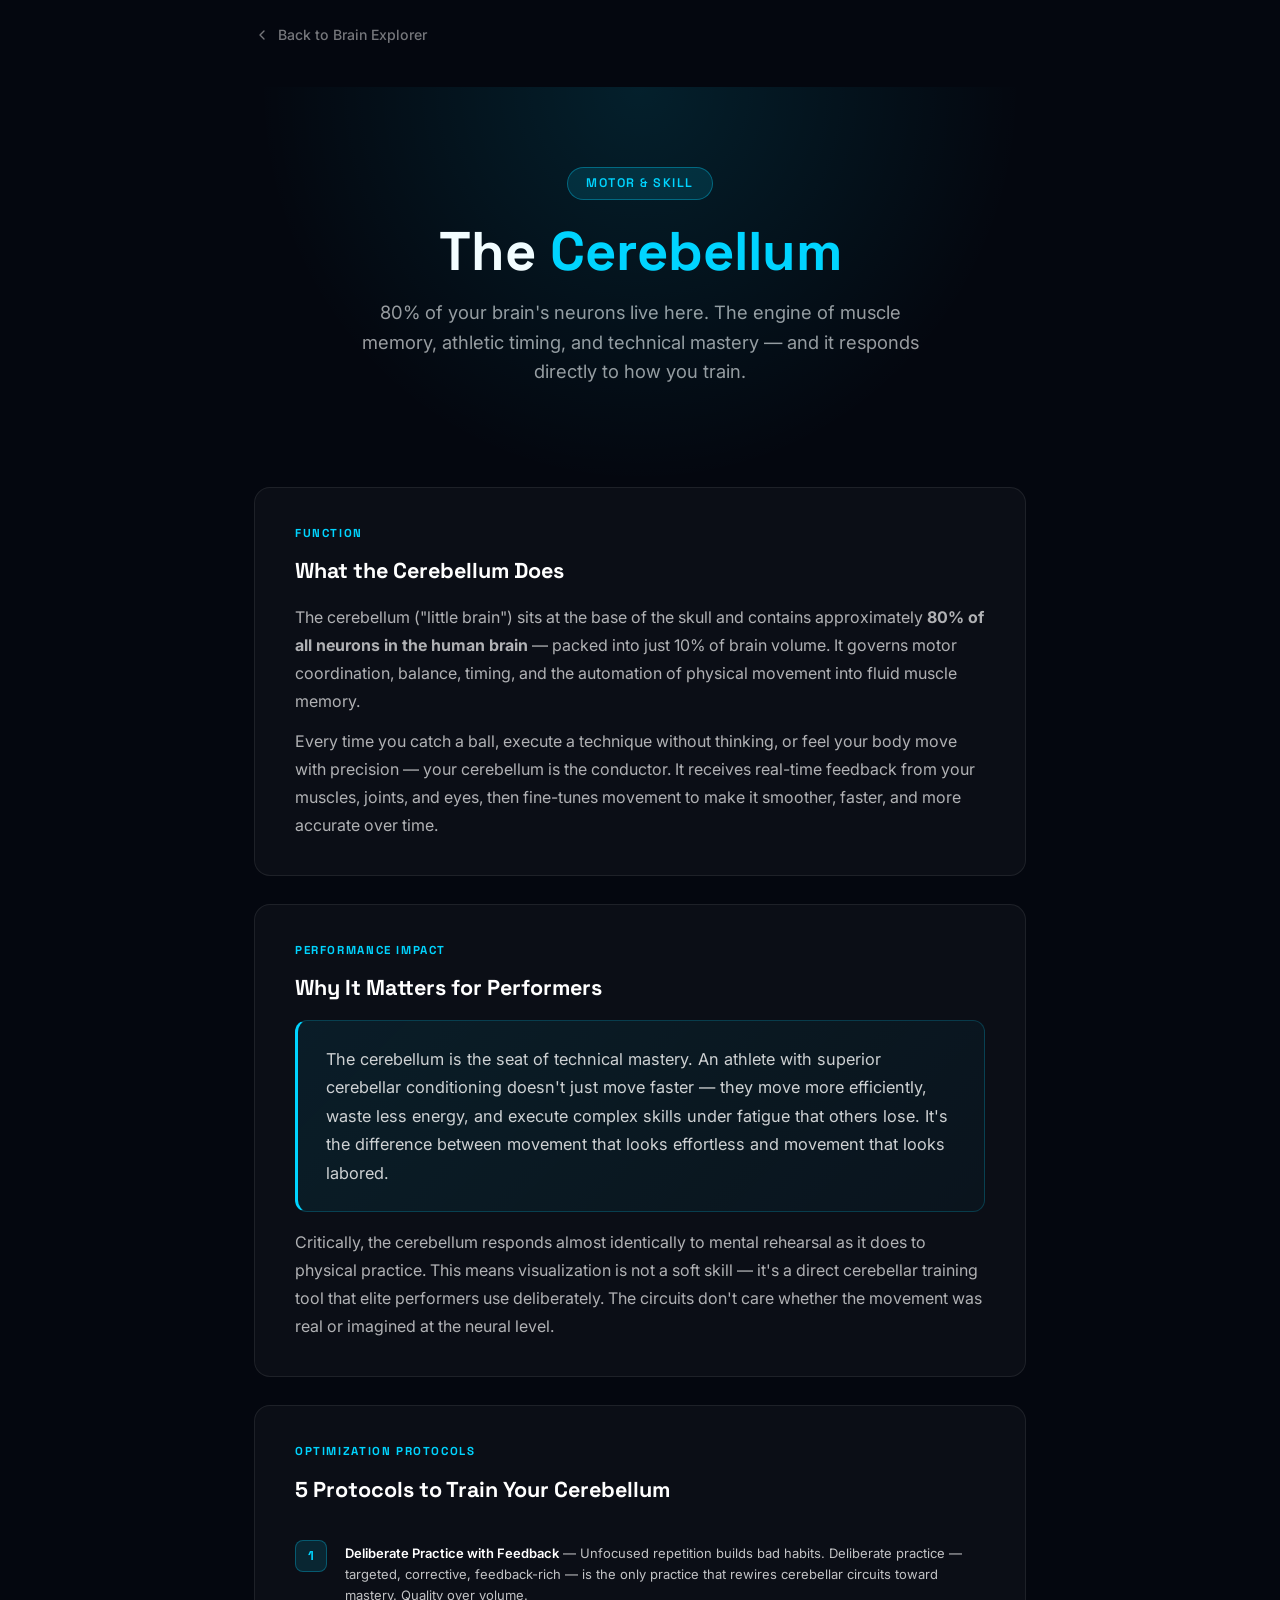
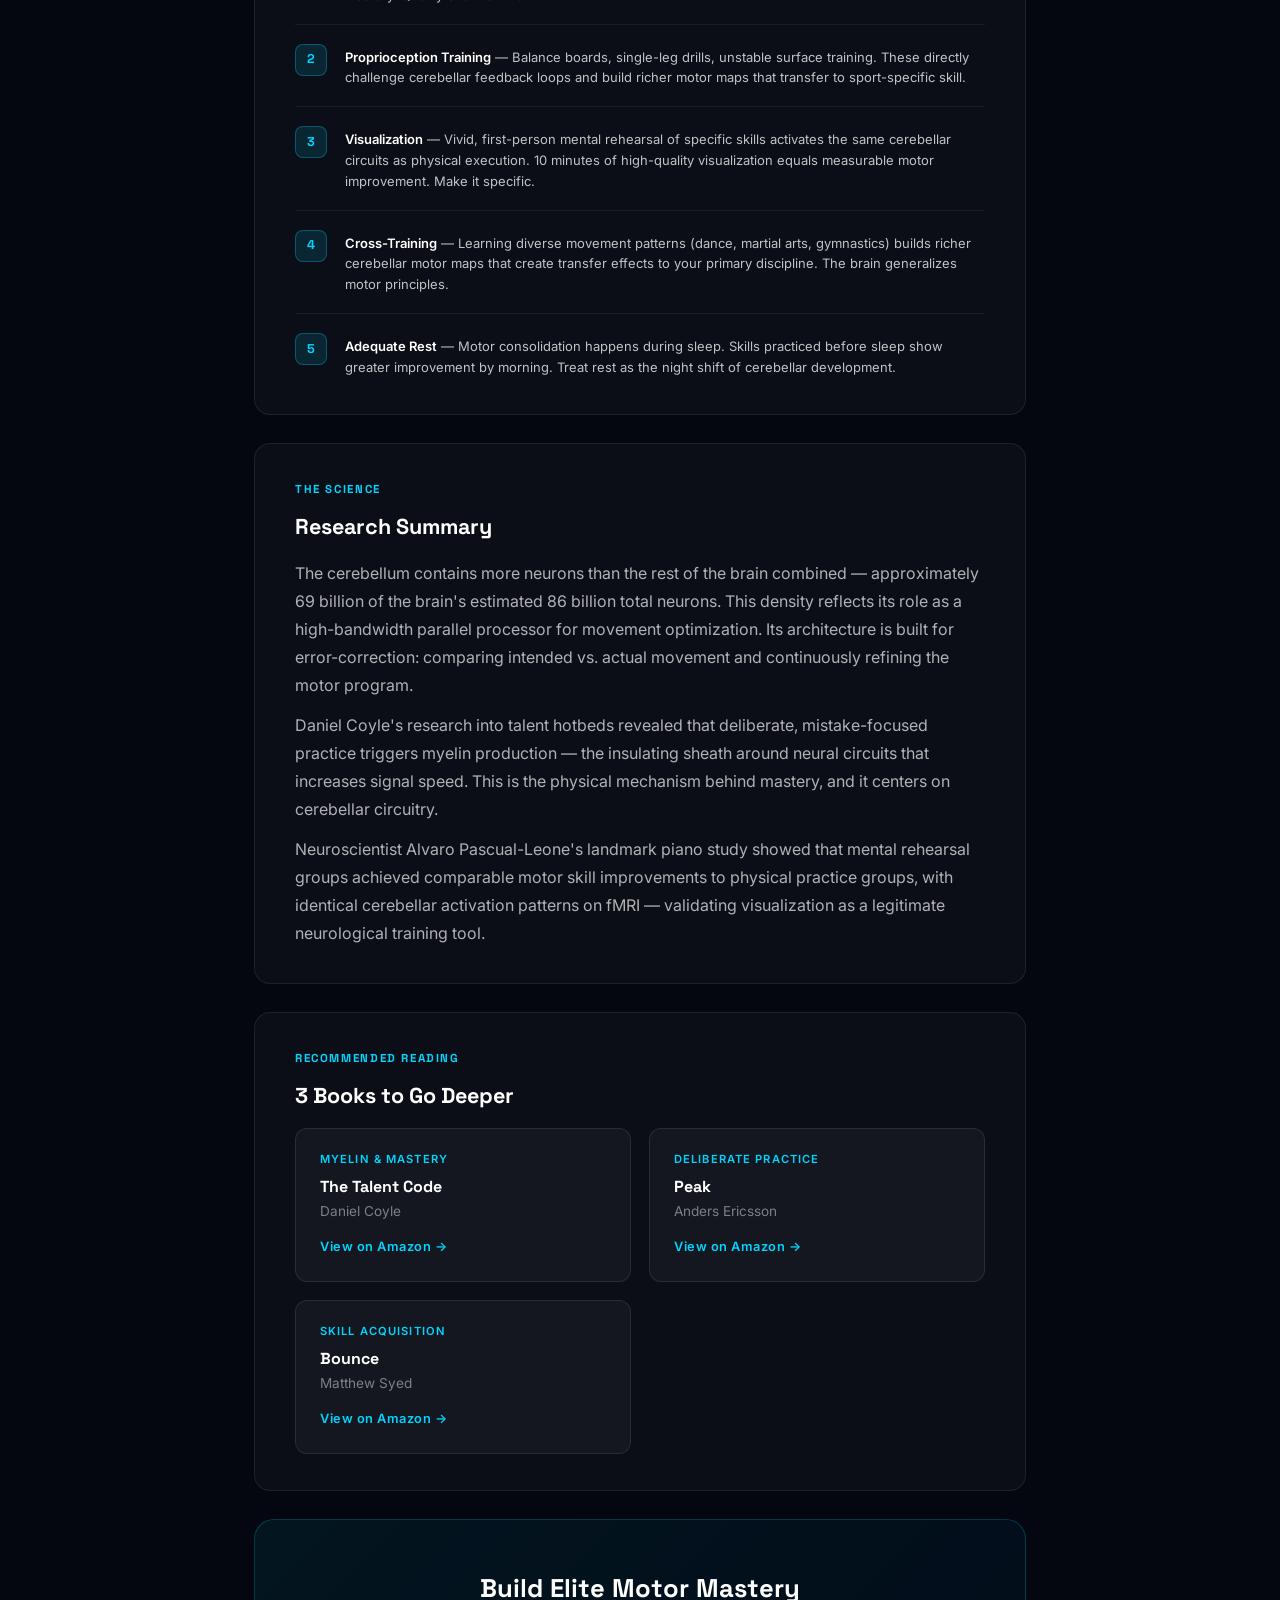
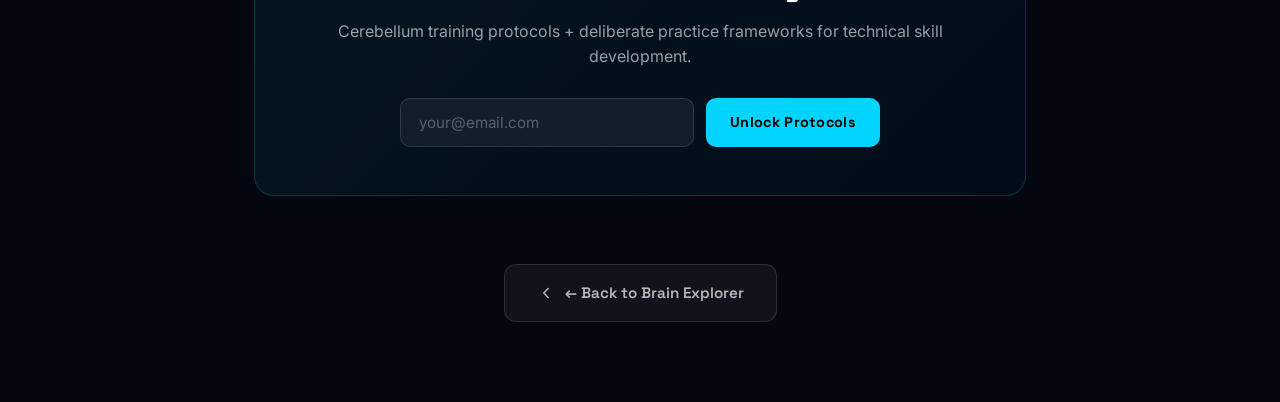
<file: regions/cerebellum.html>
<!DOCTYPE html>
<html lang="en">
<head>
  <meta charset="UTF-8" />
  <meta name="viewport" content="width=device-width, initial-scale=1.0" />
  <title>Cerebellum Motor Learning & Deliberate Practice | Psyked Brain Lab</title>
  <meta name="description" content="Unlock cerebellum motor learning through deliberate practice. Build elite technical skill, athletic precision, and muscle memory with neuroscience-backed training protocols." />
  <meta name="keywords" content="cerebellum motor learning deliberate practice, muscle memory neuroscience, athletic skill development, motor coordination training, proprioception" />
  <meta property="og:title" content="Cerebellum Motor Learning & Deliberate Practice | Psyked" />
  <meta property="og:description" content="Train the seat of motor mastery. Cerebellum protocols for elite technical skill acquisition and athletic precision." />
  <meta property="og:type" content="article" />
  <link rel="canonical" href="https://psyked.io/regions/cerebellum" />
  <link rel="preconnect" href="https://fonts.googleapis.com" />
  <link rel="preconnect" href="https://fonts.gstatic.com" crossorigin />
  <link href="https://fonts.googleapis.com/css2?family=Inter:wght@400;500;600;700&family=Space+Grotesk:wght@400;500;600;700;800&display=swap" rel="stylesheet" />
  <link rel="stylesheet" href="../style.css" />
  <script type="application/ld+json">
  {
    "@context": "https://schema.org",
    "@type": "Article",
    "headline": "Cerebellum Motor Learning and Deliberate Practice: Athletic Skill Protocols",
    "description": "Unlock cerebellum motor learning through deliberate practice. Build elite technical skill, athletic precision, and muscle memory with neuroscience-backed training protocols.",
    "author": { "@type": "Organization", "name": "Psyked Brain Lab" },
    "publisher": { "@type": "Organization", "name": "Psyked", "url": "https://psyked.io" },
    "mainEntityOfPage": "https://psyked.io/regions/cerebellum",
    "about": {
      "@type": "AnatomicalStructure",
      "name": "Cerebellum",
      "description": "The brain's motor coordination center, housing 80% of all neurons and governing timing, balance, and muscle memory."
    }
  }
  </script>
  <style>
    .region-hero { padding: 80px 0 60px; text-align: center; position: relative; }
    .region-hero::before { content: ''; position: absolute; inset: 0; background: radial-gradient(ellipse at 50% 0%, rgba(0,212,255,0.12) 0%, transparent 70%); pointer-events: none; }
    .badge { display: inline-block; background: rgba(0,212,255,0.12); border: 1px solid rgba(0,212,255,0.35); color: #00D4FF; font-family: 'Space Grotesk', sans-serif; font-size: 0.78rem; font-weight: 600; letter-spacing: 0.12em; text-transform: uppercase; padding: 6px 18px; border-radius: 100px; margin-bottom: 22px; }
    .region-title { font-family: 'Space Grotesk', sans-serif; font-size: clamp(2.2rem, 5vw, 3.4rem); font-weight: 800; color: #fff; margin: 0 0 16px; line-height: 1.1; }
    .region-title span { color: #00D4FF; }
    .region-tagline { font-size: 1.15rem; color: rgba(255,255,255,0.6); max-width: 560px; margin: 0 auto 40px; line-height: 1.6; }
    .back-link { display: inline-flex; align-items: center; gap: 8px; color: rgba(255,255,255,0.45); font-size: 0.88rem; font-weight: 500; text-decoration: none; transition: color 0.2s; margin-bottom: 40px; }
    .back-link:hover { color: #00D4FF; }
    .back-link svg { width: 16px; height: 16px; }
    .section-card { background: rgba(255,255,255,0.03); border: 1px solid rgba(255,255,255,0.08); border-radius: 16px; padding: 36px 40px; margin-bottom: 28px; }
    .section-label { font-family: 'Space Grotesk', sans-serif; font-size: 0.72rem; font-weight: 700; letter-spacing: 0.14em; text-transform: uppercase; color: #00D4FF; margin-bottom: 12px; }
    .section-card h2 { font-family: 'Space Grotesk', sans-serif; font-size: 1.35rem; font-weight: 700; color: #fff; margin: 0 0 14px; }
    .section-card p { color: rgba(255,255,255,0.68); line-height: 1.75; margin: 0; font-size: 1rem; }
    .section-card p + p { margin-top: 12px; }
    .perf-highlight { background: linear-gradient(135deg, rgba(0,212,255,0.08) 0%, rgba(0,212,255,0.03) 100%); border: 1px solid rgba(0,212,255,0.2); border-left: 3px solid #00D4FF; border-radius: 12px; padding: 24px 28px; margin-top: 14px; }
    .perf-highlight p { color: rgba(255,255,255,0.8); font-size: 1.02rem; }
    .protocols-list { list-style: none; padding: 0; margin: 0; }
    .protocols-list li { display: flex; gap: 18px; align-items: flex-start; padding: 18px 0; border-bottom: 1px solid rgba(255,255,255,0.06); }
    .protocols-list li:last-child { border-bottom: none; padding-bottom: 0; }
    .protocol-num { flex-shrink: 0; width: 32px; height: 32px; background: rgba(0,212,255,0.12); border: 1px solid rgba(0,212,255,0.3); border-radius: 8px; display: flex; align-items: center; justify-content: center; font-family: 'Space Grotesk', sans-serif; font-size: 0.8rem; font-weight: 700; color: #00D4FF; }
    .protocol-text { color: rgba(255,255,255,0.75); line-height: 1.6; padding-top: 4px; }
    .protocol-text strong { color: #fff; }
    .books-grid { display: grid; grid-template-columns: repeat(auto-fit, minmax(240px, 1fr)); gap: 18px; margin-top: 4px; }
    .book-card { background: rgba(255,255,255,0.04); border: 1px solid rgba(255,255,255,0.09); border-radius: 12px; padding: 22px 24px; transition: border-color 0.2s, background 0.2s; }
    .book-card:hover { border-color: rgba(0,212,255,0.35); background: rgba(0,212,255,0.05); }
    .book-card a { text-decoration: none; display: block; }
    .book-tag { font-size: 0.7rem; font-weight: 600; letter-spacing: 0.1em; text-transform: uppercase; color: #00D4FF; margin-bottom: 8px; }
    .book-title { font-family: 'Space Grotesk', sans-serif; font-size: 1rem; font-weight: 700; color: #fff; margin-bottom: 4px; line-height: 1.3; }
    .book-author { font-size: 0.85rem; color: rgba(255,255,255,0.45); }
    .book-cta { display: inline-block; margin-top: 14px; font-size: 0.8rem; font-weight: 600; color: #00D4FF; letter-spacing: 0.04em; }
    .email-form-section { background: linear-gradient(135deg, rgba(0,212,255,0.07) 0%, rgba(0,16,32,0.6) 100%); border: 1px solid rgba(0,212,255,0.2); border-radius: 20px; padding: 48px 40px; text-align: center; margin-bottom: 28px; }
    .email-form-section h2 { font-family: 'Space Grotesk', sans-serif; font-size: 1.6rem; font-weight: 800; color: #fff; margin-bottom: 10px; }
    .email-form-section p { color: rgba(255,255,255,0.6); margin-bottom: 28px; }
    .form-row { display: flex; gap: 12px; max-width: 480px; margin: 0 auto; }
    .form-row input[type="email"] { flex: 1; background: rgba(255,255,255,0.06); border: 1px solid rgba(255,255,255,0.12); border-radius: 10px; padding: 14px 18px; color: #fff; font-family: 'Inter', sans-serif; font-size: 0.95rem; outline: none; transition: border-color 0.2s; }
    .form-row input[type="email"]:focus { border-color: rgba(0,212,255,0.5); }
    .form-row input[type="email"]::placeholder { color: rgba(255,255,255,0.3); }
    .btn-primary { background: #00D4FF; color: #000; font-family: 'Space Grotesk', sans-serif; font-size: 0.9rem; font-weight: 700; padding: 14px 24px; border: none; border-radius: 10px; cursor: pointer; white-space: nowrap; transition: background 0.2s, transform 0.1s; }
    .btn-primary:hover { background: #33DDFF; transform: translateY(-1px); }
    .cta-back { text-align: center; padding: 40px 0 80px; }
    .cta-back a { display: inline-flex; align-items: center; gap: 10px; background: rgba(255,255,255,0.05); border: 1px solid rgba(255,255,255,0.12); color: rgba(255,255,255,0.7); font-family: 'Space Grotesk', sans-serif; font-size: 0.95rem; font-weight: 600; padding: 16px 32px; border-radius: 12px; text-decoration: none; transition: all 0.2s; }
    .cta-back a:hover { background: rgba(0,212,255,0.08); border-color: rgba(0,212,255,0.35); color: #00D4FF; }
    .container { max-width: 820px; margin: 0 auto; padding: 0 24px; }
    .nav-top { padding: 24px 0 0; }
    @media (max-width: 600px) {
      .form-row { flex-direction: column; }
      .section-card { padding: 24px 20px; }
      .email-form-section { padding: 32px 20px; }
    }
  </style>
</head>
<body>
  <div class="container">
    <nav class="nav-top">
      <a href="../index.html" class="back-link">
        <svg viewBox="0 0 24 24" fill="none" stroke="currentColor" stroke-width="2" stroke-linecap="round" stroke-linejoin="round"><polyline points="15 18 9 12 15 6"></polyline></svg>
        Back to Brain Explorer
      </a>
    </nav>

    <header class="region-hero">
      <div class="badge">Motor &amp; Skill</div>
      <h1 class="region-title">The <span>Cerebellum</span></h1>
      <p class="region-tagline">80% of your brain's neurons live here. The engine of muscle memory, athletic timing, and technical mastery — and it responds directly to how you train.</p>
    </header>

    <main>
      <div class="section-card">
        <div class="section-label">Function</div>
        <h2>What the Cerebellum Does</h2>
        <p>The cerebellum ("little brain") sits at the base of the skull and contains approximately <strong>80% of all neurons in the human brain</strong> — packed into just 10% of brain volume. It governs motor coordination, balance, timing, and the automation of physical movement into fluid muscle memory.</p>
        <p>Every time you catch a ball, execute a technique without thinking, or feel your body move with precision — your cerebellum is the conductor. It receives real-time feedback from your muscles, joints, and eyes, then fine-tunes movement to make it smoother, faster, and more accurate over time.</p>
      </div>

      <div class="section-card">
        <div class="section-label">Performance Impact</div>
        <h2>Why It Matters for Performers</h2>
        <div class="perf-highlight">
          <p>The cerebellum is the seat of technical mastery. An athlete with superior cerebellar conditioning doesn't just move faster — they move more efficiently, waste less energy, and execute complex skills under fatigue that others lose. It's the difference between movement that looks effortless and movement that looks labored.</p>
        </div>
        <p style="margin-top:16px;">Critically, the cerebellum responds almost identically to mental rehearsal as it does to physical practice. This means visualization is not a soft skill — it's a direct cerebellar training tool that elite performers use deliberately. The circuits don't care whether the movement was real or imagined at the neural level.</p>
      </div>

      <div class="section-card">
        <div class="section-label">Optimization Protocols</div>
        <h2>5 Protocols to Train Your Cerebellum</h2>
        <ol class="protocols-list">
          <li>
            <div class="protocol-num">1</div>
            <div class="protocol-text"><strong>Deliberate Practice with Feedback</strong> — Unfocused repetition builds bad habits. Deliberate practice — targeted, corrective, feedback-rich — is the only practice that rewires cerebellar circuits toward mastery. Quality over volume.</div>
          </li>
          <li>
            <div class="protocol-num">2</div>
            <div class="protocol-text"><strong>Proprioception Training</strong> — Balance boards, single-leg drills, unstable surface training. These directly challenge cerebellar feedback loops and build richer motor maps that transfer to sport-specific skill.</div>
          </li>
          <li>
            <div class="protocol-num">3</div>
            <div class="protocol-text"><strong>Visualization</strong> — Vivid, first-person mental rehearsal of specific skills activates the same cerebellar circuits as physical execution. 10 minutes of high-quality visualization equals measurable motor improvement. Make it specific.</div>
          </li>
          <li>
            <div class="protocol-num">4</div>
            <div class="protocol-text"><strong>Cross-Training</strong> — Learning diverse movement patterns (dance, martial arts, gymnastics) builds richer cerebellar motor maps that create transfer effects to your primary discipline. The brain generalizes motor principles.</div>
          </li>
          <li>
            <div class="protocol-num">5</div>
            <div class="protocol-text"><strong>Adequate Rest</strong> — Motor consolidation happens during sleep. Skills practiced before sleep show greater improvement by morning. Treat rest as the night shift of cerebellar development.</div>
          </li>
        </ol>
      </div>

      <div class="section-card">
        <div class="section-label">The Science</div>
        <h2>Research Summary</h2>
        <p>The cerebellum contains more neurons than the rest of the brain combined — approximately 69 billion of the brain's estimated 86 billion total neurons. This density reflects its role as a high-bandwidth parallel processor for movement optimization. Its architecture is built for error-correction: comparing intended vs. actual movement and continuously refining the motor program.</p>
        <p>Daniel Coyle's research into talent hotbeds revealed that deliberate, mistake-focused practice triggers myelin production — the insulating sheath around neural circuits that increases signal speed. This is the physical mechanism behind mastery, and it centers on cerebellar circuitry.</p>
        <p>Neuroscientist Alvaro Pascual-Leone's landmark piano study showed that mental rehearsal groups achieved comparable motor skill improvements to physical practice groups, with identical cerebellar activation patterns on fMRI — validating visualization as a legitimate neurological training tool.</p>
      </div>

      <div class="section-card">
        <div class="section-label">Recommended Reading</div>
        <h2>3 Books to Go Deeper</h2>
        <div class="books-grid">
          <div class="book-card">
            <a href="https://www.amazon.com/dp/055380684X?tag=psyked20-20" target="_blank" rel="noopener">
              <div class="book-tag">Myelin & Mastery</div>
              <div class="book-title">The Talent Code</div>
              <div class="book-author">Daniel Coyle</div>
              <span class="book-cta">View on Amazon →</span>
            </a>
          </div>
          <div class="book-card">
            <a href="https://www.amazon.com/dp/0544947223?tag=psyked20-20" target="_blank" rel="noopener">
              <div class="book-tag">Deliberate Practice</div>
              <div class="book-title">Peak</div>
              <div class="book-author">Anders Ericsson</div>
              <span class="book-cta">View on Amazon →</span>
            </a>
          </div>
          <div class="book-card">
            <a href="https://www.amazon.com/dp/0007350546?tag=psyked20-20" target="_blank" rel="noopener">
              <div class="book-tag">Skill Acquisition</div>
              <div class="book-title">Bounce</div>
              <div class="book-author">Matthew Syed</div>
              <span class="book-cta">View on Amazon →</span>
            </a>
          </div>
        </div>
      </div>

      <div class="email-form-section">
        <h2>Build Elite Motor Mastery</h2>
        <p>Cerebellum training protocols + deliberate practice frameworks for technical skill development.</p>
        <form name="psyked-regions" method="POST" data-netlify="true" data-netlify-honeypot="bot-field">
          <input type="hidden" name="form-name" value="psyked-regions" />
          <input type="hidden" name="region" value="Cerebellum" />
          <p style="display:none;"><input name="bot-field" /></p>
          <div class="form-row">
            <input type="email" name="email" placeholder="your@email.com" required />
            <button type="submit" class="btn-primary">Unlock Protocols</button>
          </div>
        </form>
      </div>

      <div class="cta-back">
        <a href="../index.html">
          <svg width="18" height="18" viewBox="0 0 24 24" fill="none" stroke="currentColor" stroke-width="2" stroke-linecap="round" stroke-linejoin="round"><polyline points="15 18 9 12 15 6"></polyline></svg>
          ← Back to Brain Explorer
        </a>
      </div>
    </main>
  </div>
</body>
</html>
</file>
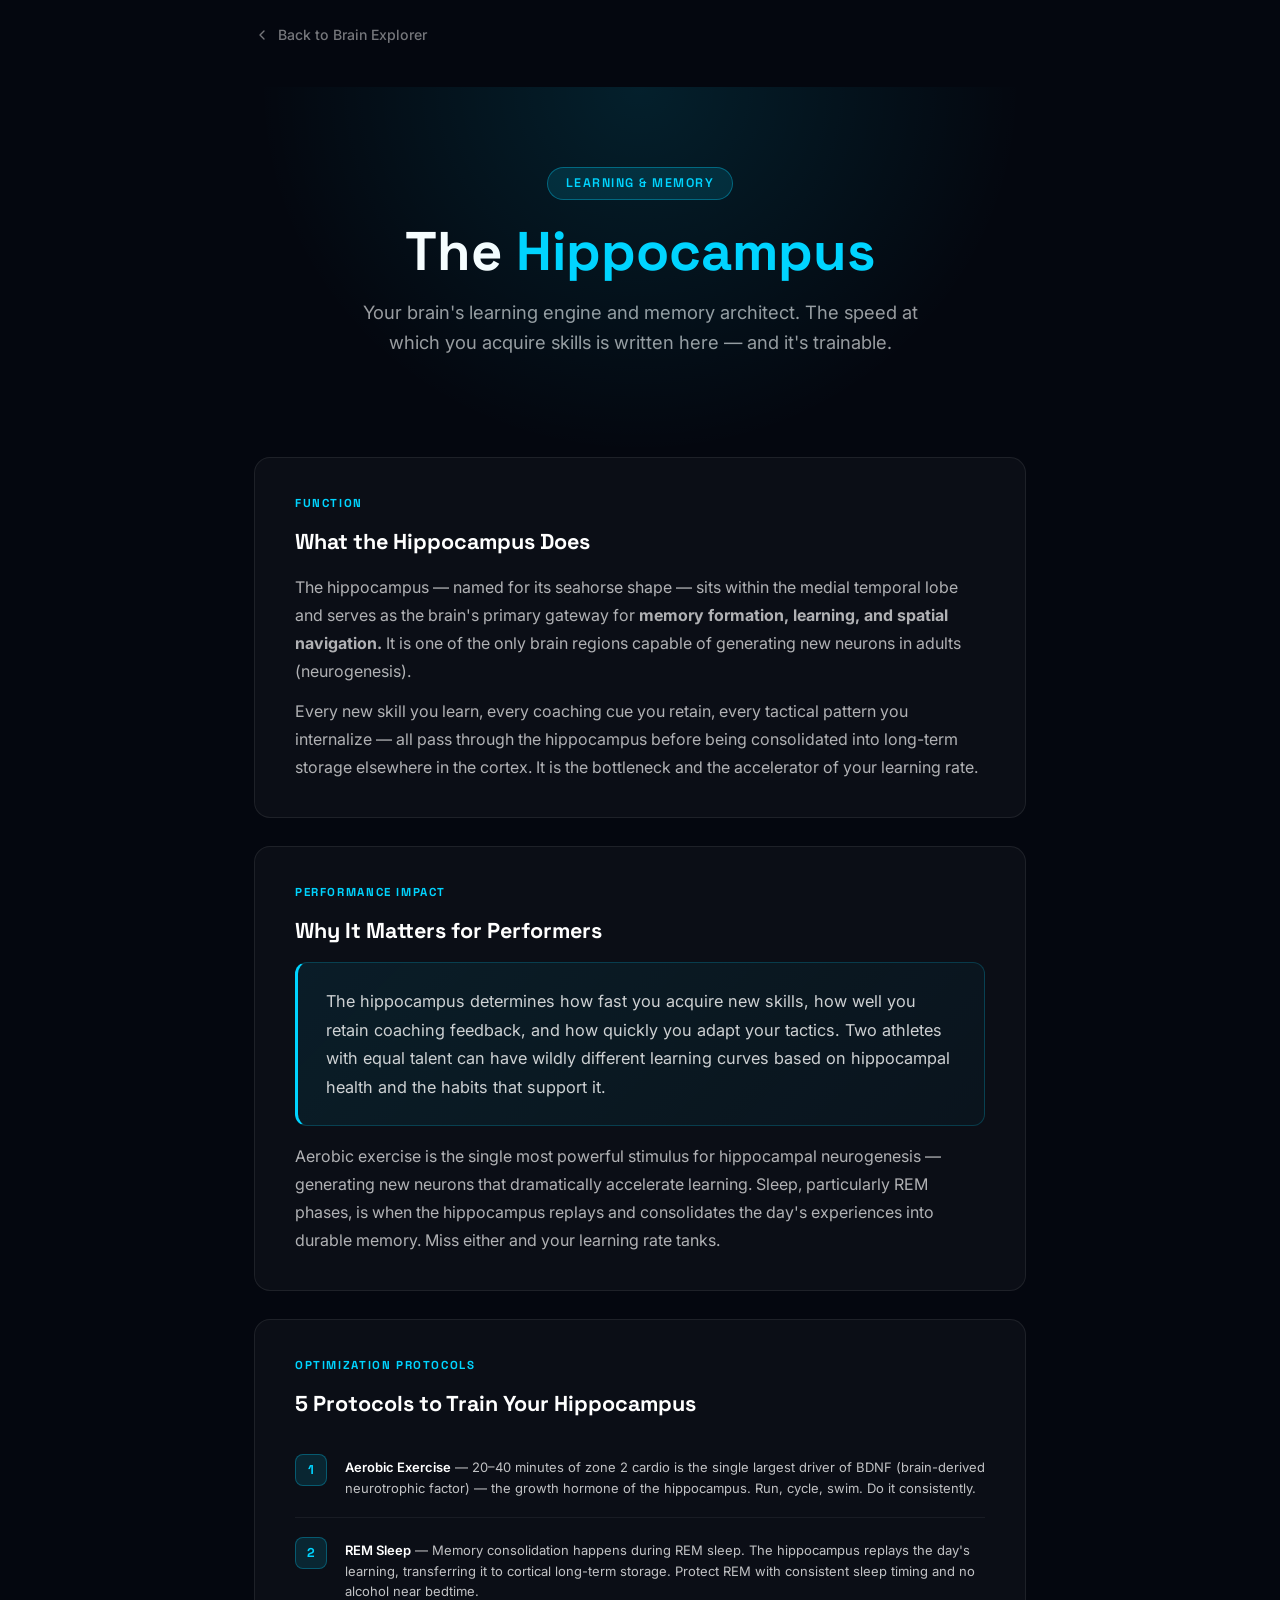
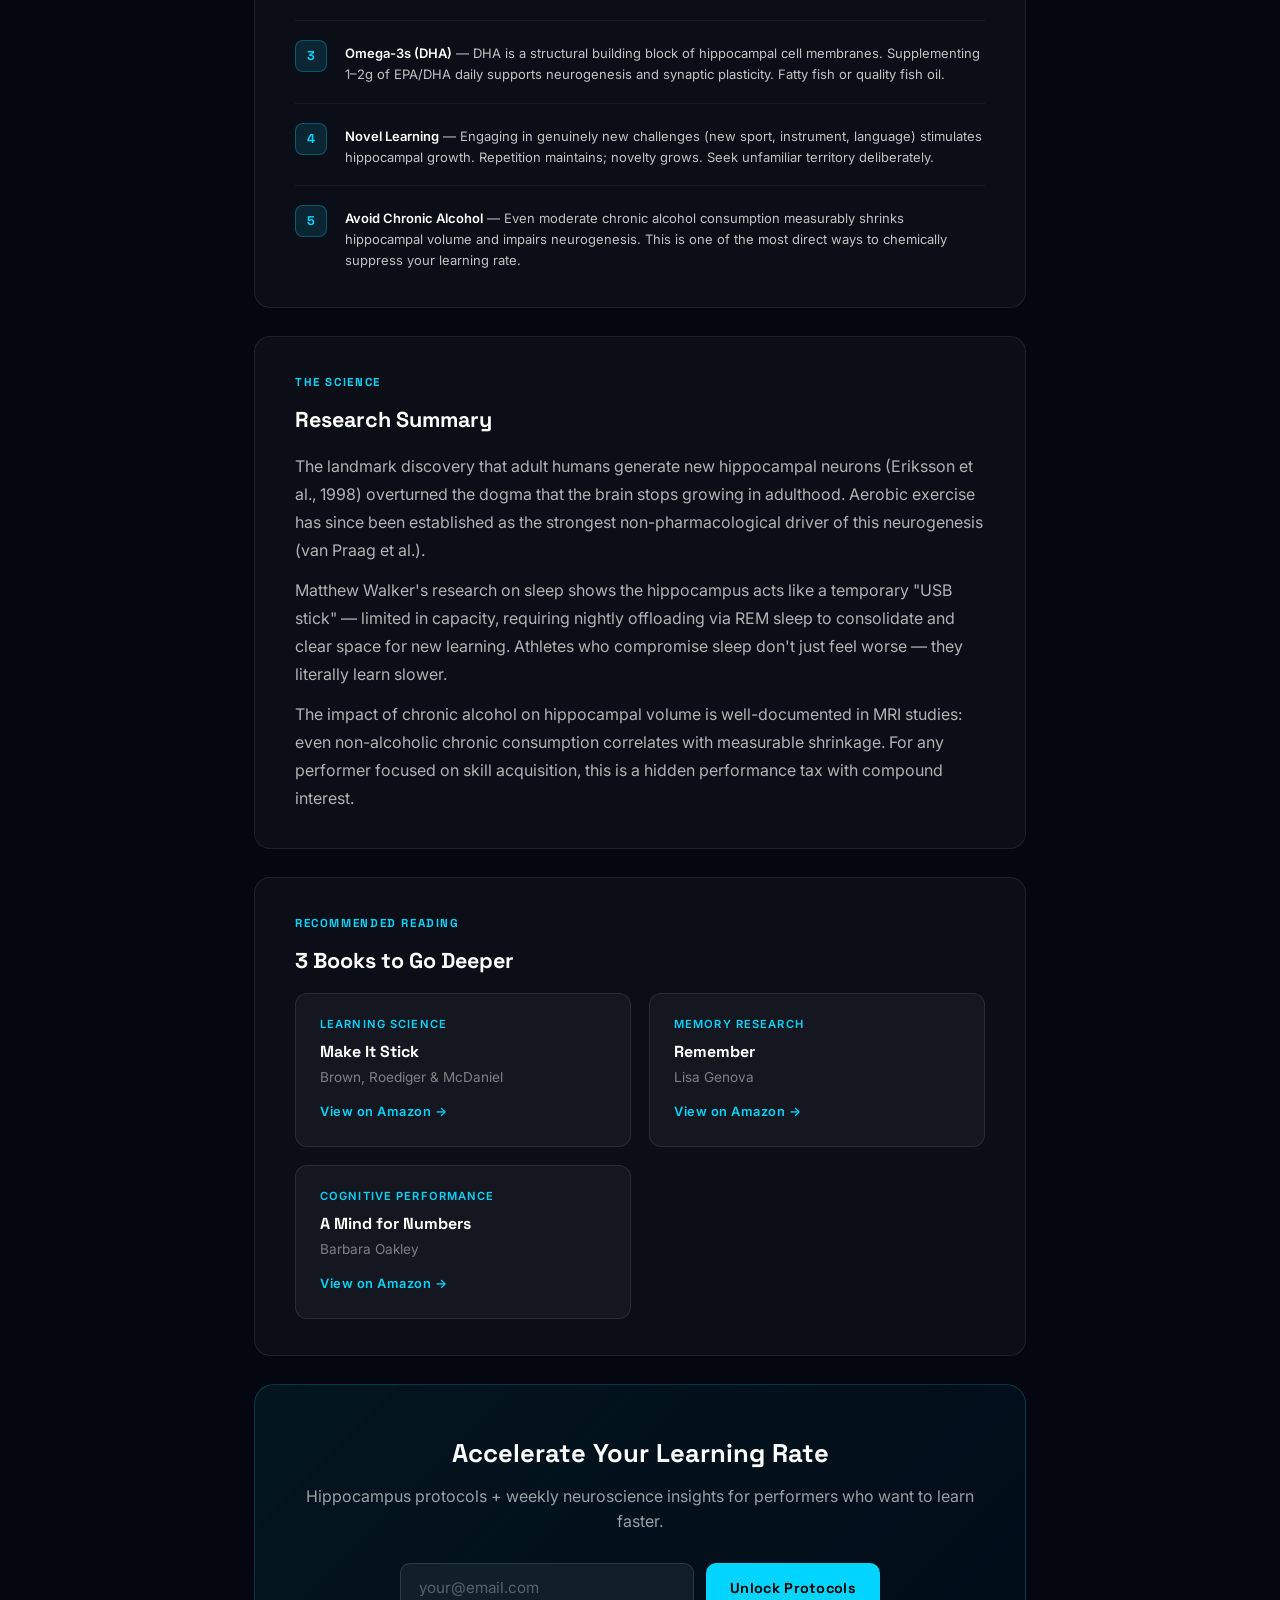
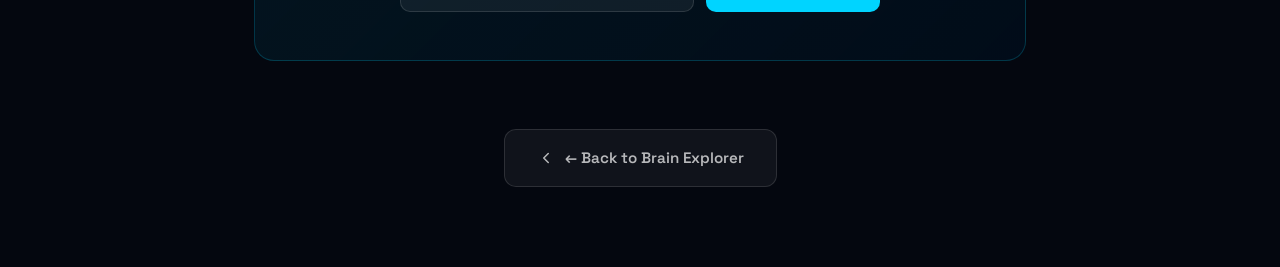
<file: regions/hippocampus.html>
<!DOCTYPE html>
<html lang="en">
<head>
  <meta charset="UTF-8" />
  <meta name="viewport" content="width=device-width, initial-scale=1.0" />
  <title>Hippocampus Neurogenesis: Exercise & Memory Performance | Psyked</title>
  <meta name="description" content="Boost hippocampus neurogenesis through exercise and memory optimization. Science-backed protocols to learn faster, retain more, and adapt quicker under pressure." />
  <meta name="keywords" content="hippocampus neurogenesis exercise memory, BDNF learning, memory consolidation sleep, neuroplasticity training, learn faster" />
  <meta property="og:title" content="Hippocampus Neurogenesis: Exercise & Memory | Psyked" />
  <meta property="og:description" content="Train your brain's learning engine. Hippocampus neurogenesis protocols for faster skill acquisition and elite memory performance." />
  <meta property="og:type" content="article" />
  <link rel="canonical" href="https://psyked.io/regions/hippocampus" />
  <link rel="preconnect" href="https://fonts.googleapis.com" />
  <link rel="preconnect" href="https://fonts.gstatic.com" crossorigin />
  <link href="https://fonts.googleapis.com/css2?family=Inter:wght@400;500;600;700&family=Space+Grotesk:wght@400;500;600;700;800&display=swap" rel="stylesheet" />
  <link rel="stylesheet" href="../style.css" />
  <script type="application/ld+json">
  {
    "@context": "https://schema.org",
    "@type": "Article",
    "headline": "Hippocampus Neurogenesis: Exercise and Memory Performance Protocols",
    "description": "Boost hippocampus neurogenesis through exercise and memory optimization. Science-backed protocols to learn faster, retain more, and adapt quicker under pressure.",
    "author": { "@type": "Organization", "name": "Psyked Brain Lab" },
    "publisher": { "@type": "Organization", "name": "Psyked", "url": "https://psyked.io" },
    "mainEntityOfPage": "https://psyked.io/regions/hippocampus",
    "about": {
      "@type": "AnatomicalStructure",
      "name": "Hippocampus",
      "description": "Seahorse-shaped brain structure essential for memory formation, learning consolidation, and spatial navigation."
    }
  }
  </script>
  <style>
    .region-hero { padding: 80px 0 60px; text-align: center; position: relative; }
    .region-hero::before { content: ''; position: absolute; inset: 0; background: radial-gradient(ellipse at 50% 0%, rgba(0,212,255,0.12) 0%, transparent 70%); pointer-events: none; }
    .badge { display: inline-block; background: rgba(0,212,255,0.12); border: 1px solid rgba(0,212,255,0.35); color: #00D4FF; font-family: 'Space Grotesk', sans-serif; font-size: 0.78rem; font-weight: 600; letter-spacing: 0.12em; text-transform: uppercase; padding: 6px 18px; border-radius: 100px; margin-bottom: 22px; }
    .region-title { font-family: 'Space Grotesk', sans-serif; font-size: clamp(2.2rem, 5vw, 3.4rem); font-weight: 800; color: #fff; margin: 0 0 16px; line-height: 1.1; }
    .region-title span { color: #00D4FF; }
    .region-tagline { font-size: 1.15rem; color: rgba(255,255,255,0.6); max-width: 560px; margin: 0 auto 40px; line-height: 1.6; }
    .back-link { display: inline-flex; align-items: center; gap: 8px; color: rgba(255,255,255,0.45); font-size: 0.88rem; font-weight: 500; text-decoration: none; transition: color 0.2s; margin-bottom: 40px; }
    .back-link:hover { color: #00D4FF; }
    .back-link svg { width: 16px; height: 16px; }
    .section-card { background: rgba(255,255,255,0.03); border: 1px solid rgba(255,255,255,0.08); border-radius: 16px; padding: 36px 40px; margin-bottom: 28px; }
    .section-label { font-family: 'Space Grotesk', sans-serif; font-size: 0.72rem; font-weight: 700; letter-spacing: 0.14em; text-transform: uppercase; color: #00D4FF; margin-bottom: 12px; }
    .section-card h2 { font-family: 'Space Grotesk', sans-serif; font-size: 1.35rem; font-weight: 700; color: #fff; margin: 0 0 14px; }
    .section-card p { color: rgba(255,255,255,0.68); line-height: 1.75; margin: 0; font-size: 1rem; }
    .section-card p + p { margin-top: 12px; }
    .perf-highlight { background: linear-gradient(135deg, rgba(0,212,255,0.08) 0%, rgba(0,212,255,0.03) 100%); border: 1px solid rgba(0,212,255,0.2); border-left: 3px solid #00D4FF; border-radius: 12px; padding: 24px 28px; margin-top: 14px; }
    .perf-highlight p { color: rgba(255,255,255,0.8); font-size: 1.02rem; }
    .protocols-list { list-style: none; padding: 0; margin: 0; }
    .protocols-list li { display: flex; gap: 18px; align-items: flex-start; padding: 18px 0; border-bottom: 1px solid rgba(255,255,255,0.06); }
    .protocols-list li:last-child { border-bottom: none; padding-bottom: 0; }
    .protocol-num { flex-shrink: 0; width: 32px; height: 32px; background: rgba(0,212,255,0.12); border: 1px solid rgba(0,212,255,0.3); border-radius: 8px; display: flex; align-items: center; justify-content: center; font-family: 'Space Grotesk', sans-serif; font-size: 0.8rem; font-weight: 700; color: #00D4FF; }
    .protocol-text { color: rgba(255,255,255,0.75); line-height: 1.6; padding-top: 4px; }
    .protocol-text strong { color: #fff; }
    .books-grid { display: grid; grid-template-columns: repeat(auto-fit, minmax(240px, 1fr)); gap: 18px; margin-top: 4px; }
    .book-card { background: rgba(255,255,255,0.04); border: 1px solid rgba(255,255,255,0.09); border-radius: 12px; padding: 22px 24px; transition: border-color 0.2s, background 0.2s; }
    .book-card:hover { border-color: rgba(0,212,255,0.35); background: rgba(0,212,255,0.05); }
    .book-card a { text-decoration: none; display: block; }
    .book-tag { font-size: 0.7rem; font-weight: 600; letter-spacing: 0.1em; text-transform: uppercase; color: #00D4FF; margin-bottom: 8px; }
    .book-title { font-family: 'Space Grotesk', sans-serif; font-size: 1rem; font-weight: 700; color: #fff; margin-bottom: 4px; line-height: 1.3; }
    .book-author { font-size: 0.85rem; color: rgba(255,255,255,0.45); }
    .book-cta { display: inline-block; margin-top: 14px; font-size: 0.8rem; font-weight: 600; color: #00D4FF; letter-spacing: 0.04em; }
    .email-form-section { background: linear-gradient(135deg, rgba(0,212,255,0.07) 0%, rgba(0,16,32,0.6) 100%); border: 1px solid rgba(0,212,255,0.2); border-radius: 20px; padding: 48px 40px; text-align: center; margin-bottom: 28px; }
    .email-form-section h2 { font-family: 'Space Grotesk', sans-serif; font-size: 1.6rem; font-weight: 800; color: #fff; margin-bottom: 10px; }
    .email-form-section p { color: rgba(255,255,255,0.6); margin-bottom: 28px; }
    .form-row { display: flex; gap: 12px; max-width: 480px; margin: 0 auto; }
    .form-row input[type="email"] { flex: 1; background: rgba(255,255,255,0.06); border: 1px solid rgba(255,255,255,0.12); border-radius: 10px; padding: 14px 18px; color: #fff; font-family: 'Inter', sans-serif; font-size: 0.95rem; outline: none; transition: border-color 0.2s; }
    .form-row input[type="email"]:focus { border-color: rgba(0,212,255,0.5); }
    .form-row input[type="email"]::placeholder { color: rgba(255,255,255,0.3); }
    .btn-primary { background: #00D4FF; color: #000; font-family: 'Space Grotesk', sans-serif; font-size: 0.9rem; font-weight: 700; padding: 14px 24px; border: none; border-radius: 10px; cursor: pointer; white-space: nowrap; transition: background 0.2s, transform 0.1s; }
    .btn-primary:hover { background: #33DDFF; transform: translateY(-1px); }
    .cta-back { text-align: center; padding: 40px 0 80px; }
    .cta-back a { display: inline-flex; align-items: center; gap: 10px; background: rgba(255,255,255,0.05); border: 1px solid rgba(255,255,255,0.12); color: rgba(255,255,255,0.7); font-family: 'Space Grotesk', sans-serif; font-size: 0.95rem; font-weight: 600; padding: 16px 32px; border-radius: 12px; text-decoration: none; transition: all 0.2s; }
    .cta-back a:hover { background: rgba(0,212,255,0.08); border-color: rgba(0,212,255,0.35); color: #00D4FF; }
    .container { max-width: 820px; margin: 0 auto; padding: 0 24px; }
    .nav-top { padding: 24px 0 0; }
    @media (max-width: 600px) {
      .form-row { flex-direction: column; }
      .section-card { padding: 24px 20px; }
      .email-form-section { padding: 32px 20px; }
    }
  </style>
</head>
<body>
  <div class="container">
    <nav class="nav-top">
      <a href="../index.html" class="back-link">
        <svg viewBox="0 0 24 24" fill="none" stroke="currentColor" stroke-width="2" stroke-linecap="round" stroke-linejoin="round"><polyline points="15 18 9 12 15 6"></polyline></svg>
        Back to Brain Explorer
      </a>
    </nav>

    <header class="region-hero">
      <div class="badge">Learning &amp; Memory</div>
      <h1 class="region-title">The <span>Hippocampus</span></h1>
      <p class="region-tagline">Your brain's learning engine and memory architect. The speed at which you acquire skills is written here — and it's trainable.</p>
    </header>

    <main>
      <div class="section-card">
        <div class="section-label">Function</div>
        <h2>What the Hippocampus Does</h2>
        <p>The hippocampus — named for its seahorse shape — sits within the medial temporal lobe and serves as the brain's primary gateway for <strong>memory formation, learning, and spatial navigation.</strong> It is one of the only brain regions capable of generating new neurons in adults (neurogenesis).</p>
        <p>Every new skill you learn, every coaching cue you retain, every tactical pattern you internalize — all pass through the hippocampus before being consolidated into long-term storage elsewhere in the cortex. It is the bottleneck and the accelerator of your learning rate.</p>
      </div>

      <div class="section-card">
        <div class="section-label">Performance Impact</div>
        <h2>Why It Matters for Performers</h2>
        <div class="perf-highlight">
          <p>The hippocampus determines how fast you acquire new skills, how well you retain coaching feedback, and how quickly you adapt your tactics. Two athletes with equal talent can have wildly different learning curves based on hippocampal health and the habits that support it.</p>
        </div>
        <p style="margin-top:16px;">Aerobic exercise is the single most powerful stimulus for hippocampal neurogenesis — generating new neurons that dramatically accelerate learning. Sleep, particularly REM phases, is when the hippocampus replays and consolidates the day's experiences into durable memory. Miss either and your learning rate tanks.</p>
      </div>

      <div class="section-card">
        <div class="section-label">Optimization Protocols</div>
        <h2>5 Protocols to Train Your Hippocampus</h2>
        <ol class="protocols-list">
          <li>
            <div class="protocol-num">1</div>
            <div class="protocol-text"><strong>Aerobic Exercise</strong> — 20–40 minutes of zone 2 cardio is the single largest driver of BDNF (brain-derived neurotrophic factor) — the growth hormone of the hippocampus. Run, cycle, swim. Do it consistently.</div>
          </li>
          <li>
            <div class="protocol-num">2</div>
            <div class="protocol-text"><strong>REM Sleep</strong> — Memory consolidation happens during REM sleep. The hippocampus replays the day's learning, transferring it to cortical long-term storage. Protect REM with consistent sleep timing and no alcohol near bedtime.</div>
          </li>
          <li>
            <div class="protocol-num">3</div>
            <div class="protocol-text"><strong>Omega-3s (DHA)</strong> — DHA is a structural building block of hippocampal cell membranes. Supplementing 1–2g of EPA/DHA daily supports neurogenesis and synaptic plasticity. Fatty fish or quality fish oil.</div>
          </li>
          <li>
            <div class="protocol-num">4</div>
            <div class="protocol-text"><strong>Novel Learning</strong> — Engaging in genuinely new challenges (new sport, instrument, language) stimulates hippocampal growth. Repetition maintains; novelty grows. Seek unfamiliar territory deliberately.</div>
          </li>
          <li>
            <div class="protocol-num">5</div>
            <div class="protocol-text"><strong>Avoid Chronic Alcohol</strong> — Even moderate chronic alcohol consumption measurably shrinks hippocampal volume and impairs neurogenesis. This is one of the most direct ways to chemically suppress your learning rate.</div>
          </li>
        </ol>
      </div>

      <div class="section-card">
        <div class="section-label">The Science</div>
        <h2>Research Summary</h2>
        <p>The landmark discovery that adult humans generate new hippocampal neurons (Eriksson et al., 1998) overturned the dogma that the brain stops growing in adulthood. Aerobic exercise has since been established as the strongest non-pharmacological driver of this neurogenesis (van Praag et al.).</p>
        <p>Matthew Walker's research on sleep shows the hippocampus acts like a temporary "USB stick" — limited in capacity, requiring nightly offloading via REM sleep to consolidate and clear space for new learning. Athletes who compromise sleep don't just feel worse — they literally learn slower.</p>
        <p>The impact of chronic alcohol on hippocampal volume is well-documented in MRI studies: even non-alcoholic chronic consumption correlates with measurable shrinkage. For any performer focused on skill acquisition, this is a hidden performance tax with compound interest.</p>
      </div>

      <div class="section-card">
        <div class="section-label">Recommended Reading</div>
        <h2>3 Books to Go Deeper</h2>
        <div class="books-grid">
          <div class="book-card">
            <a href="https://www.amazon.com/dp/0674729013?tag=psyked20-20" target="_blank" rel="noopener">
              <div class="book-tag">Learning Science</div>
              <div class="book-title">Make It Stick</div>
              <div class="book-author">Brown, Roediger &amp; McDaniel</div>
              <span class="book-cta">View on Amazon →</span>
            </a>
          </div>
          <div class="book-card">
            <a href="https://www.amazon.com/dp/1984879065?tag=psyked20-20" target="_blank" rel="noopener">
              <div class="book-tag">Memory Research</div>
              <div class="book-title">Remember</div>
              <div class="book-author">Lisa Genova</div>
              <span class="book-cta">View on Amazon →</span>
            </a>
          </div>
          <div class="book-card">
            <a href="https://www.amazon.com/dp/039916524X?tag=psyked20-20" target="_blank" rel="noopener">
              <div class="book-tag">Cognitive Performance</div>
              <div class="book-title">A Mind for Numbers</div>
              <div class="book-author">Barbara Oakley</div>
              <span class="book-cta">View on Amazon →</span>
            </a>
          </div>
        </div>
      </div>

      <div class="email-form-section">
        <h2>Accelerate Your Learning Rate</h2>
        <p>Hippocampus protocols + weekly neuroscience insights for performers who want to learn faster.</p>
        <form name="psyked-regions" method="POST" data-netlify="true" data-netlify-honeypot="bot-field">
          <input type="hidden" name="form-name" value="psyked-regions" />
          <input type="hidden" name="region" value="Hippocampus" />
          <p style="display:none;"><input name="bot-field" /></p>
          <div class="form-row">
            <input type="email" name="email" placeholder="your@email.com" required />
            <button type="submit" class="btn-primary">Unlock Protocols</button>
          </div>
        </form>
      </div>

      <div class="cta-back">
        <a href="../index.html">
          <svg width="18" height="18" viewBox="0 0 24 24" fill="none" stroke="currentColor" stroke-width="2" stroke-linecap="round" stroke-linejoin="round"><polyline points="15 18 9 12 15 6"></polyline></svg>
          ← Back to Brain Explorer
        </a>
      </div>
    </main>
  </div>
</body>
</html>
</file>
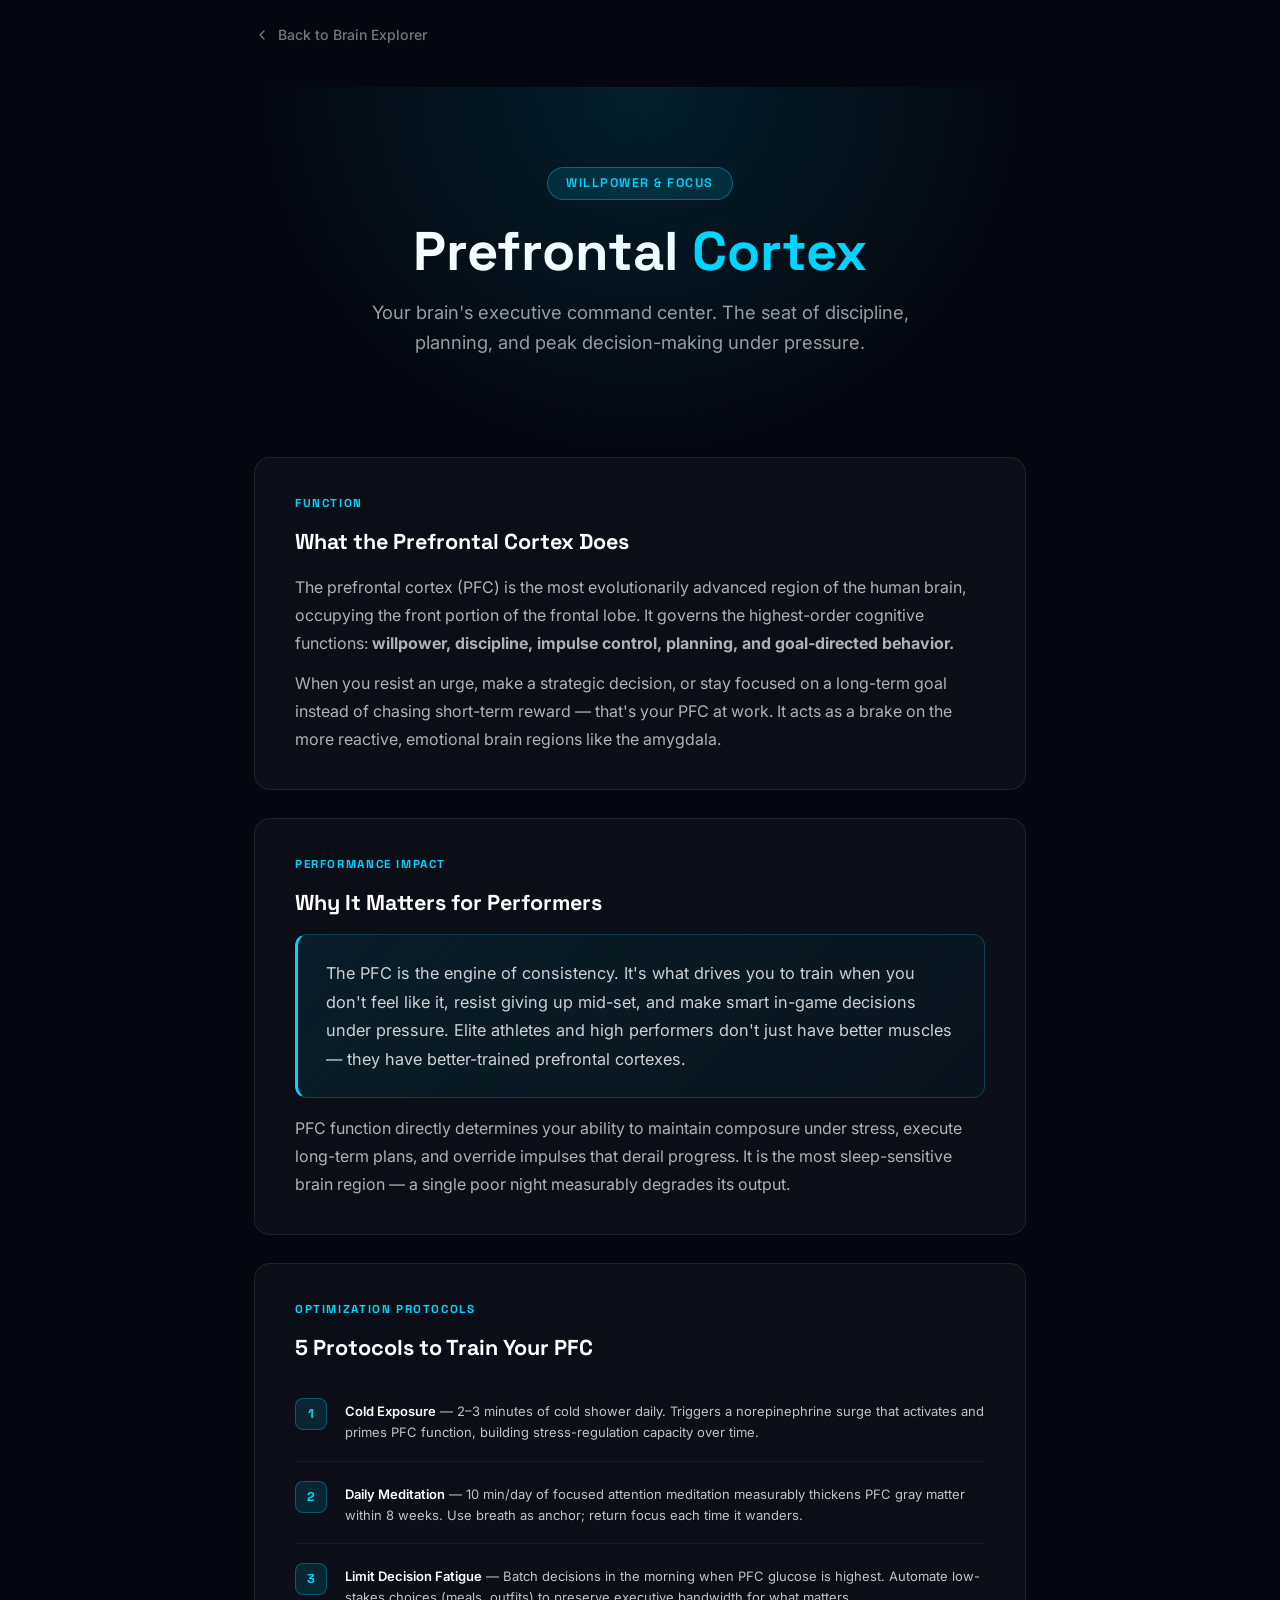
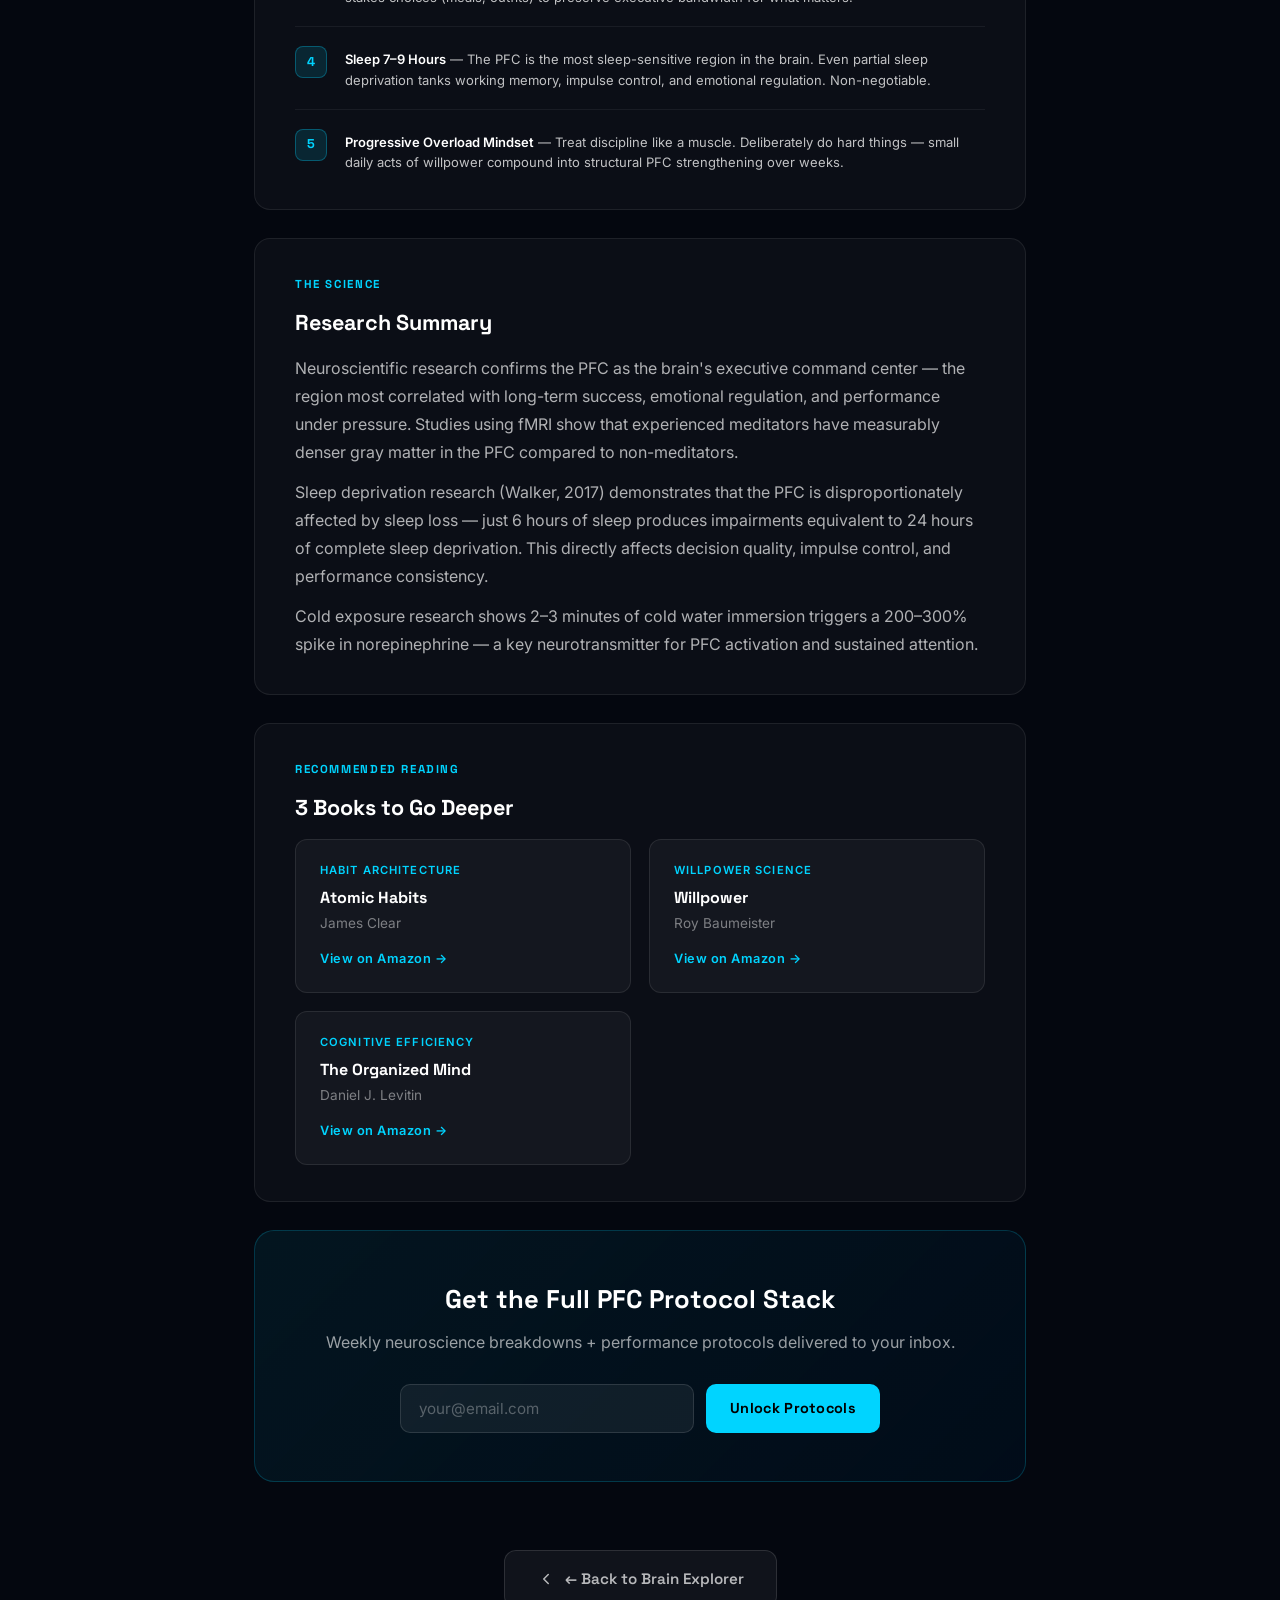
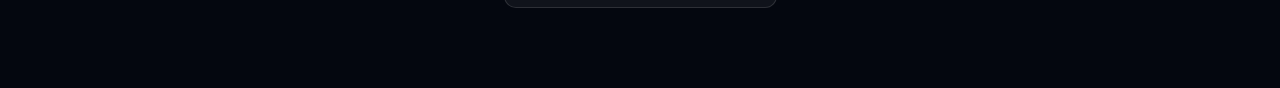
<file: regions/prefrontal-cortex.html>
<!DOCTYPE html>
<html lang="en">
<head>
  <meta charset="UTF-8" />
  <meta name="viewport" content="width=device-width, initial-scale=1.0" />
  <title>Prefrontal Cortex Performance Training | Psyked Brain Lab</title>
  <meta name="description" content="Master prefrontal cortex performance training. Build willpower, sharpen focus, and defeat decision fatigue with science-backed protocols used by elite performers." />
  <meta name="keywords" content="prefrontal cortex performance training, willpower training, PFC optimization, discipline neuroscience, executive function" />
  <meta property="og:title" content="Prefrontal Cortex Performance Training | Psyked" />
  <meta property="og:description" content="Train your brain's command center. Science-backed PFC protocols for elite willpower, focus, and discipline." />
  <meta property="og:type" content="article" />
  <link rel="canonical" href="https://psyked.io/regions/prefrontal-cortex" />
  <link rel="preconnect" href="https://fonts.googleapis.com" />
  <link rel="preconnect" href="https://fonts.gstatic.com" crossorigin />
  <link href="https://fonts.googleapis.com/css2?family=Inter:wght@400;500;600;700&family=Space+Grotesk:wght@400;500;600;700;800&display=swap" rel="stylesheet" />
  <link rel="stylesheet" href="../style.css" />
  <script type="application/ld+json">
  {
    "@context": "https://schema.org",
    "@type": "Article",
    "headline": "Prefrontal Cortex Performance Training: Science-Backed Protocols",
    "description": "Master prefrontal cortex performance training. Build willpower, sharpen focus, and defeat decision fatigue with science-backed protocols used by elite performers.",
    "author": { "@type": "Organization", "name": "Psyked Brain Lab" },
    "publisher": { "@type": "Organization", "name": "Psyked", "url": "https://psyked.io" },
    "mainEntityOfPage": "https://psyked.io/regions/prefrontal-cortex",
    "about": {
      "@type": "AnatomicalStructure",
      "name": "Prefrontal Cortex",
      "description": "The brain's executive command center responsible for willpower, planning, and impulse control."
    }
  }
  </script>
  <style>
    /* Region page scoped styles */
    .region-hero { padding: 80px 0 60px; text-align: center; position: relative; }
    .region-hero::before { content: ''; position: absolute; inset: 0; background: radial-gradient(ellipse at 50% 0%, rgba(0,212,255,0.12) 0%, transparent 70%); pointer-events: none; }
    .badge { display: inline-block; background: rgba(0,212,255,0.12); border: 1px solid rgba(0,212,255,0.35); color: #00D4FF; font-family: 'Space Grotesk', sans-serif; font-size: 0.78rem; font-weight: 600; letter-spacing: 0.12em; text-transform: uppercase; padding: 6px 18px; border-radius: 100px; margin-bottom: 22px; }
    .region-title { font-family: 'Space Grotesk', sans-serif; font-size: clamp(2.2rem, 5vw, 3.4rem); font-weight: 800; color: #fff; margin: 0 0 16px; line-height: 1.1; }
    .region-title span { color: #00D4FF; }
    .region-tagline { font-size: 1.15rem; color: rgba(255,255,255,0.6); max-width: 560px; margin: 0 auto 40px; line-height: 1.6; }
    .back-link { display: inline-flex; align-items: center; gap: 8px; color: rgba(255,255,255,0.45); font-size: 0.88rem; font-weight: 500; text-decoration: none; transition: color 0.2s; margin-bottom: 40px; }
    .back-link:hover { color: #00D4FF; }
    .back-link svg { width: 16px; height: 16px; }
    .section-card { background: rgba(255,255,255,0.03); border: 1px solid rgba(255,255,255,0.08); border-radius: 16px; padding: 36px 40px; margin-bottom: 28px; }
    .section-label { font-family: 'Space Grotesk', sans-serif; font-size: 0.72rem; font-weight: 700; letter-spacing: 0.14em; text-transform: uppercase; color: #00D4FF; margin-bottom: 12px; }
    .section-card h2 { font-family: 'Space Grotesk', sans-serif; font-size: 1.35rem; font-weight: 700; color: #fff; margin: 0 0 14px; }
    .section-card p { color: rgba(255,255,255,0.68); line-height: 1.75; margin: 0; font-size: 1rem; }
    .section-card p + p { margin-top: 12px; }
    .perf-highlight { background: linear-gradient(135deg, rgba(0,212,255,0.08) 0%, rgba(0,212,255,0.03) 100%); border: 1px solid rgba(0,212,255,0.2); border-left: 3px solid #00D4FF; border-radius: 12px; padding: 24px 28px; margin-top: 14px; }
    .perf-highlight p { color: rgba(255,255,255,0.8); font-size: 1.02rem; }
    .protocols-list { list-style: none; padding: 0; margin: 0; counter-reset: protocol-counter; }
    .protocols-list li { counter-increment: protocol-counter; display: flex; gap: 18px; align-items: flex-start; padding: 18px 0; border-bottom: 1px solid rgba(255,255,255,0.06); }
    .protocols-list li:last-child { border-bottom: none; padding-bottom: 0; }
    .protocol-num { flex-shrink: 0; width: 32px; height: 32px; background: rgba(0,212,255,0.12); border: 1px solid rgba(0,212,255,0.3); border-radius: 8px; display: flex; align-items: center; justify-content: center; font-family: 'Space Grotesk', sans-serif; font-size: 0.8rem; font-weight: 700; color: #00D4FF; }
    .protocol-text { color: rgba(255,255,255,0.75); line-height: 1.6; padding-top: 4px; }
    .protocol-text strong { color: #fff; }
    .books-grid { display: grid; grid-template-columns: repeat(auto-fit, minmax(240px, 1fr)); gap: 18px; margin-top: 4px; }
    .book-card { background: rgba(255,255,255,0.04); border: 1px solid rgba(255,255,255,0.09); border-radius: 12px; padding: 22px 24px; transition: border-color 0.2s, background 0.2s; }
    .book-card:hover { border-color: rgba(0,212,255,0.35); background: rgba(0,212,255,0.05); }
    .book-card a { text-decoration: none; display: block; }
    .book-tag { font-size: 0.7rem; font-weight: 600; letter-spacing: 0.1em; text-transform: uppercase; color: #00D4FF; margin-bottom: 8px; }
    .book-title { font-family: 'Space Grotesk', sans-serif; font-size: 1rem; font-weight: 700; color: #fff; margin-bottom: 4px; line-height: 1.3; }
    .book-author { font-size: 0.85rem; color: rgba(255,255,255,0.45); }
    .book-cta { display: inline-block; margin-top: 14px; font-size: 0.8rem; font-weight: 600; color: #00D4FF; letter-spacing: 0.04em; }
    .email-form-section { background: linear-gradient(135deg, rgba(0,212,255,0.07) 0%, rgba(0,16,32,0.6) 100%); border: 1px solid rgba(0,212,255,0.2); border-radius: 20px; padding: 48px 40px; text-align: center; margin-bottom: 28px; }
    .email-form-section h2 { font-family: 'Space Grotesk', sans-serif; font-size: 1.6rem; font-weight: 800; color: #fff; margin-bottom: 10px; }
    .email-form-section p { color: rgba(255,255,255,0.6); margin-bottom: 28px; }
    .form-row { display: flex; gap: 12px; max-width: 480px; margin: 0 auto; }
    .form-row input[type="email"] { flex: 1; background: rgba(255,255,255,0.06); border: 1px solid rgba(255,255,255,0.12); border-radius: 10px; padding: 14px 18px; color: #fff; font-family: 'Inter', sans-serif; font-size: 0.95rem; outline: none; transition: border-color 0.2s; }
    .form-row input[type="email"]:focus { border-color: rgba(0,212,255,0.5); }
    .form-row input[type="email"]::placeholder { color: rgba(255,255,255,0.3); }
    .btn-primary { background: #00D4FF; color: #000; font-family: 'Space Grotesk', sans-serif; font-size: 0.9rem; font-weight: 700; padding: 14px 24px; border: none; border-radius: 10px; cursor: pointer; white-space: nowrap; transition: background 0.2s, transform 0.1s; }
    .btn-primary:hover { background: #33DDFF; transform: translateY(-1px); }
    .cta-back { text-align: center; padding: 40px 0 80px; }
    .cta-back a { display: inline-flex; align-items: center; gap: 10px; background: rgba(255,255,255,0.05); border: 1px solid rgba(255,255,255,0.12); color: rgba(255,255,255,0.7); font-family: 'Space Grotesk', sans-serif; font-size: 0.95rem; font-weight: 600; padding: 16px 32px; border-radius: 12px; text-decoration: none; transition: all 0.2s; }
    .cta-back a:hover { background: rgba(0,212,255,0.08); border-color: rgba(0,212,255,0.35); color: #00D4FF; }
    .container { max-width: 820px; margin: 0 auto; padding: 0 24px; }
    .nav-top { padding: 24px 0 0; }
    @media (max-width: 600px) {
      .form-row { flex-direction: column; }
      .section-card { padding: 24px 20px; }
      .email-form-section { padding: 32px 20px; }
    }
  </style>
</head>
<body>
  <div class="container">
    <nav class="nav-top">
      <a href="../index.html" class="back-link">
        <svg viewBox="0 0 24 24" fill="none" stroke="currentColor" stroke-width="2" stroke-linecap="round" stroke-linejoin="round"><polyline points="15 18 9 12 15 6"></polyline></svg>
        Back to Brain Explorer
      </a>
    </nav>

    <header class="region-hero">
      <div class="badge">Willpower &amp; Focus</div>
      <h1 class="region-title">Prefrontal <span>Cortex</span></h1>
      <p class="region-tagline">Your brain's executive command center. The seat of discipline, planning, and peak decision-making under pressure.</p>
    </header>

    <main>
      <!-- What It Does -->
      <div class="section-card">
        <div class="section-label">Function</div>
        <h2>What the Prefrontal Cortex Does</h2>
        <p>The prefrontal cortex (PFC) is the most evolutionarily advanced region of the human brain, occupying the front portion of the frontal lobe. It governs the highest-order cognitive functions: <strong>willpower, discipline, impulse control, planning, and goal-directed behavior.</strong></p>
        <p>When you resist an urge, make a strategic decision, or stay focused on a long-term goal instead of chasing short-term reward — that's your PFC at work. It acts as a brake on the more reactive, emotional brain regions like the amygdala.</p>
      </div>

      <!-- Performance Link -->
      <div class="section-card">
        <div class="section-label">Performance Impact</div>
        <h2>Why It Matters for Performers</h2>
        <div class="perf-highlight">
          <p>The PFC is the engine of consistency. It's what drives you to train when you don't feel like it, resist giving up mid-set, and make smart in-game decisions under pressure. Elite athletes and high performers don't just have better muscles — they have better-trained prefrontal cortexes.</p>
        </div>
        <p style="margin-top:16px;">PFC function directly determines your ability to maintain composure under stress, execute long-term plans, and override impulses that derail progress. It is the most sleep-sensitive brain region — a single poor night measurably degrades its output.</p>
      </div>

      <!-- Protocols -->
      <div class="section-card">
        <div class="section-label">Optimization Protocols</div>
        <h2>5 Protocols to Train Your PFC</h2>
        <ol class="protocols-list">
          <li>
            <div class="protocol-num">1</div>
            <div class="protocol-text"><strong>Cold Exposure</strong> — 2–3 minutes of cold shower daily. Triggers a norepinephrine surge that activates and primes PFC function, building stress-regulation capacity over time.</div>
          </li>
          <li>
            <div class="protocol-num">2</div>
            <div class="protocol-text"><strong>Daily Meditation</strong> — 10 min/day of focused attention meditation measurably thickens PFC gray matter within 8 weeks. Use breath as anchor; return focus each time it wanders.</div>
          </li>
          <li>
            <div class="protocol-num">3</div>
            <div class="protocol-text"><strong>Limit Decision Fatigue</strong> — Batch decisions in the morning when PFC glucose is highest. Automate low-stakes choices (meals, outfits) to preserve executive bandwidth for what matters.</div>
          </li>
          <li>
            <div class="protocol-num">4</div>
            <div class="protocol-text"><strong>Sleep 7–9 Hours</strong> — The PFC is the most sleep-sensitive region in the brain. Even partial sleep deprivation tanks working memory, impulse control, and emotional regulation. Non-negotiable.</div>
          </li>
          <li>
            <div class="protocol-num">5</div>
            <div class="protocol-text"><strong>Progressive Overload Mindset</strong> — Treat discipline like a muscle. Deliberately do hard things — small daily acts of willpower compound into structural PFC strengthening over weeks.</div>
          </li>
        </ol>
      </div>

      <!-- Research -->
      <div class="section-card">
        <div class="section-label">The Science</div>
        <h2>Research Summary</h2>
        <p>Neuroscientific research confirms the PFC as the brain's executive command center — the region most correlated with long-term success, emotional regulation, and performance under pressure. Studies using fMRI show that experienced meditators have measurably denser gray matter in the PFC compared to non-meditators.</p>
        <p>Sleep deprivation research (Walker, 2017) demonstrates that the PFC is disproportionately affected by sleep loss — just 6 hours of sleep produces impairments equivalent to 24 hours of complete sleep deprivation. This directly affects decision quality, impulse control, and performance consistency.</p>
        <p>Cold exposure research shows 2–3 minutes of cold water immersion triggers a 200–300% spike in norepinephrine — a key neurotransmitter for PFC activation and sustained attention.</p>
      </div>

      <!-- Books -->
      <div class="section-card">
        <div class="section-label">Recommended Reading</div>
        <h2>3 Books to Go Deeper</h2>
        <div class="books-grid">
          <div class="book-card">
            <a href="https://www.amazon.com/dp/0735211299?tag=psyked20-20" target="_blank" rel="noopener">
              <div class="book-tag">Habit Architecture</div>
              <div class="book-title">Atomic Habits</div>
              <div class="book-author">James Clear</div>
              <span class="book-cta">View on Amazon →</span>
            </a>
          </div>
          <div class="book-card">
            <a href="https://www.amazon.com/dp/1594203075?tag=psyked20-20" target="_blank" rel="noopener">
              <div class="book-tag">Willpower Science</div>
              <div class="book-title">Willpower</div>
              <div class="book-author">Roy Baumeister</div>
              <span class="book-cta">View on Amazon →</span>
            </a>
          </div>
          <div class="book-card">
            <a href="https://www.amazon.com/dp/0525954187?tag=psyked20-20" target="_blank" rel="noopener">
              <div class="book-tag">Cognitive Efficiency</div>
              <div class="book-title">The Organized Mind</div>
              <div class="book-author">Daniel J. Levitin</div>
              <span class="book-cta">View on Amazon →</span>
            </a>
          </div>
        </div>
      </div>

      <!-- Email Capture -->
      <div class="email-form-section">
        <h2>Get the Full PFC Protocol Stack</h2>
        <p>Weekly neuroscience breakdowns + performance protocols delivered to your inbox.</p>
        <form name="psyked-regions" method="POST" data-netlify="true" data-netlify-honeypot="bot-field">
          <input type="hidden" name="form-name" value="psyked-regions" />
          <input type="hidden" name="region" value="Prefrontal Cortex" />
          <p style="display:none;"><input name="bot-field" /></p>
          <div class="form-row">
            <input type="email" name="email" placeholder="your@email.com" required />
            <button type="submit" class="btn-primary">Unlock Protocols</button>
          </div>
        </form>
      </div>

      <!-- CTA Back -->
      <div class="cta-back">
        <a href="../index.html">
          <svg width="18" height="18" viewBox="0 0 24 24" fill="none" stroke="currentColor" stroke-width="2" stroke-linecap="round" stroke-linejoin="round"><polyline points="15 18 9 12 15 6"></polyline></svg>
          ← Back to Brain Explorer
        </a>
      </div>
    </main>
  </div>
</body>
</html>
</file>
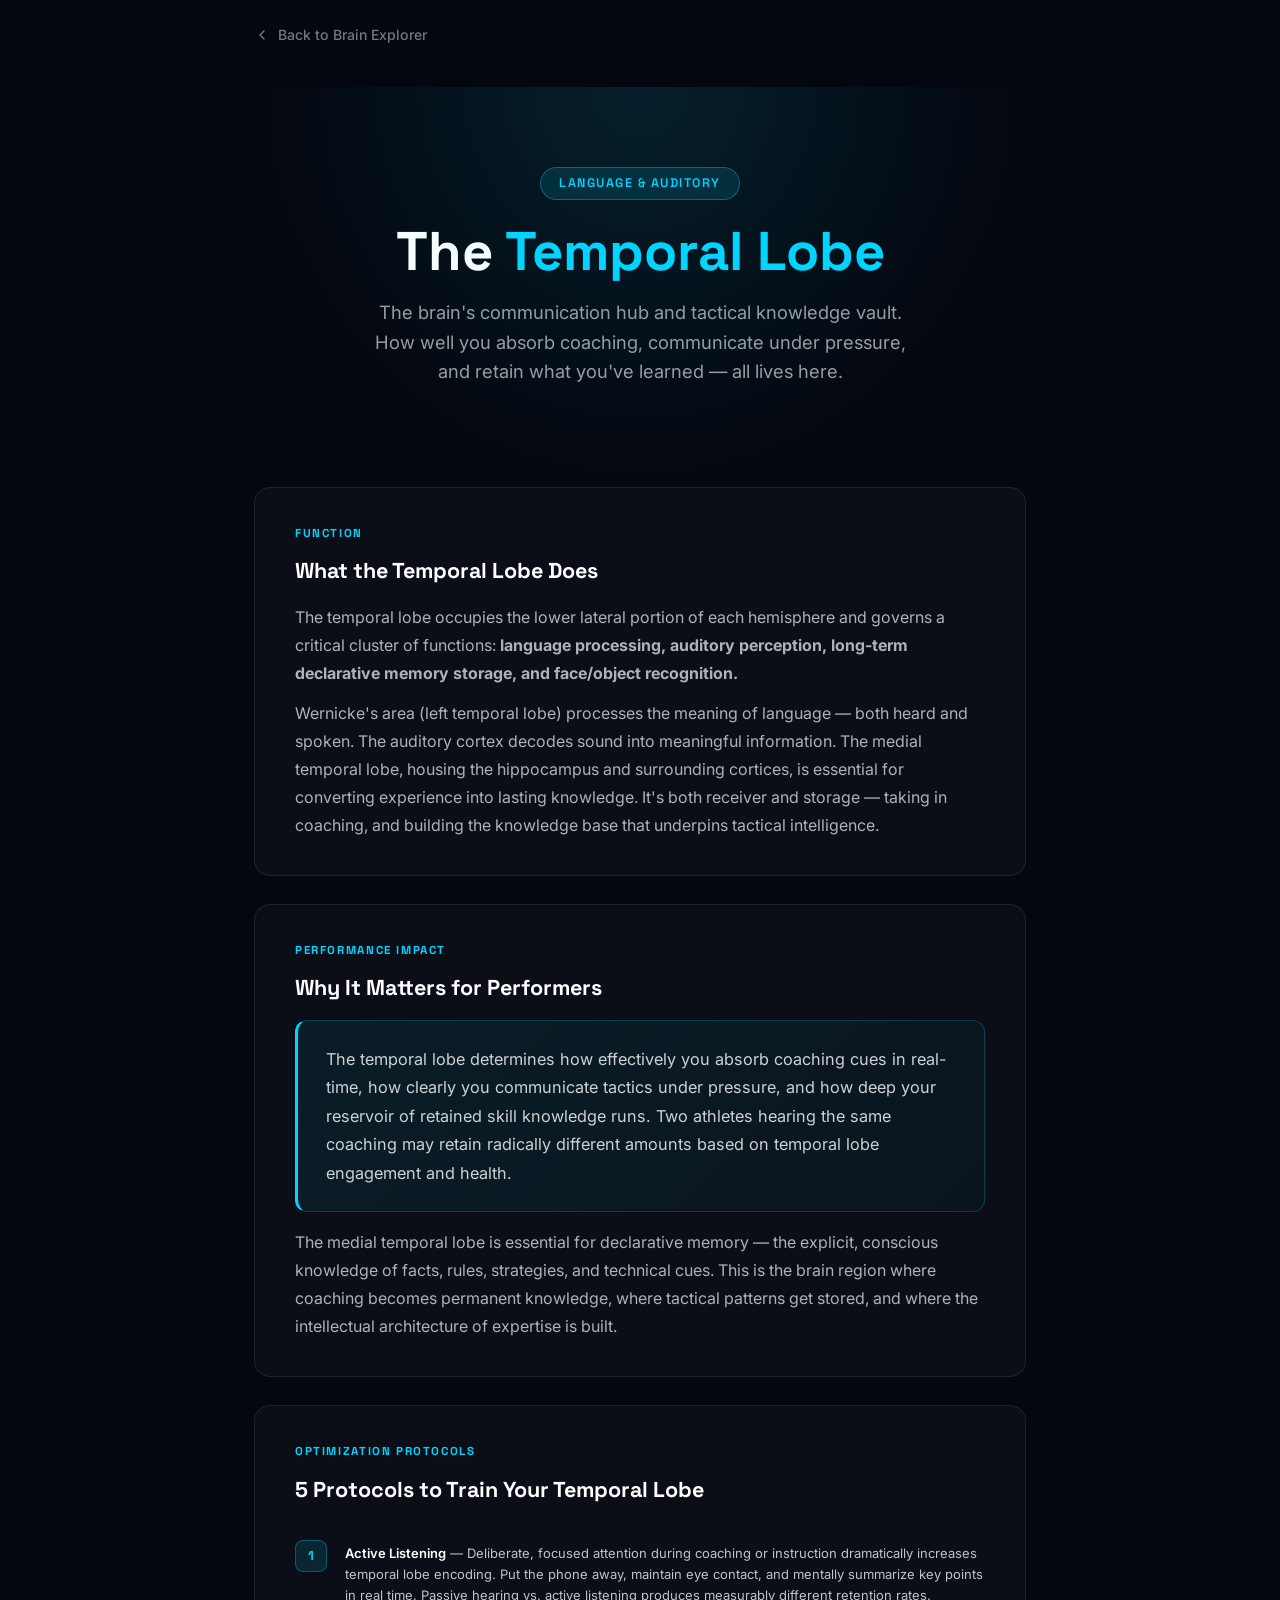
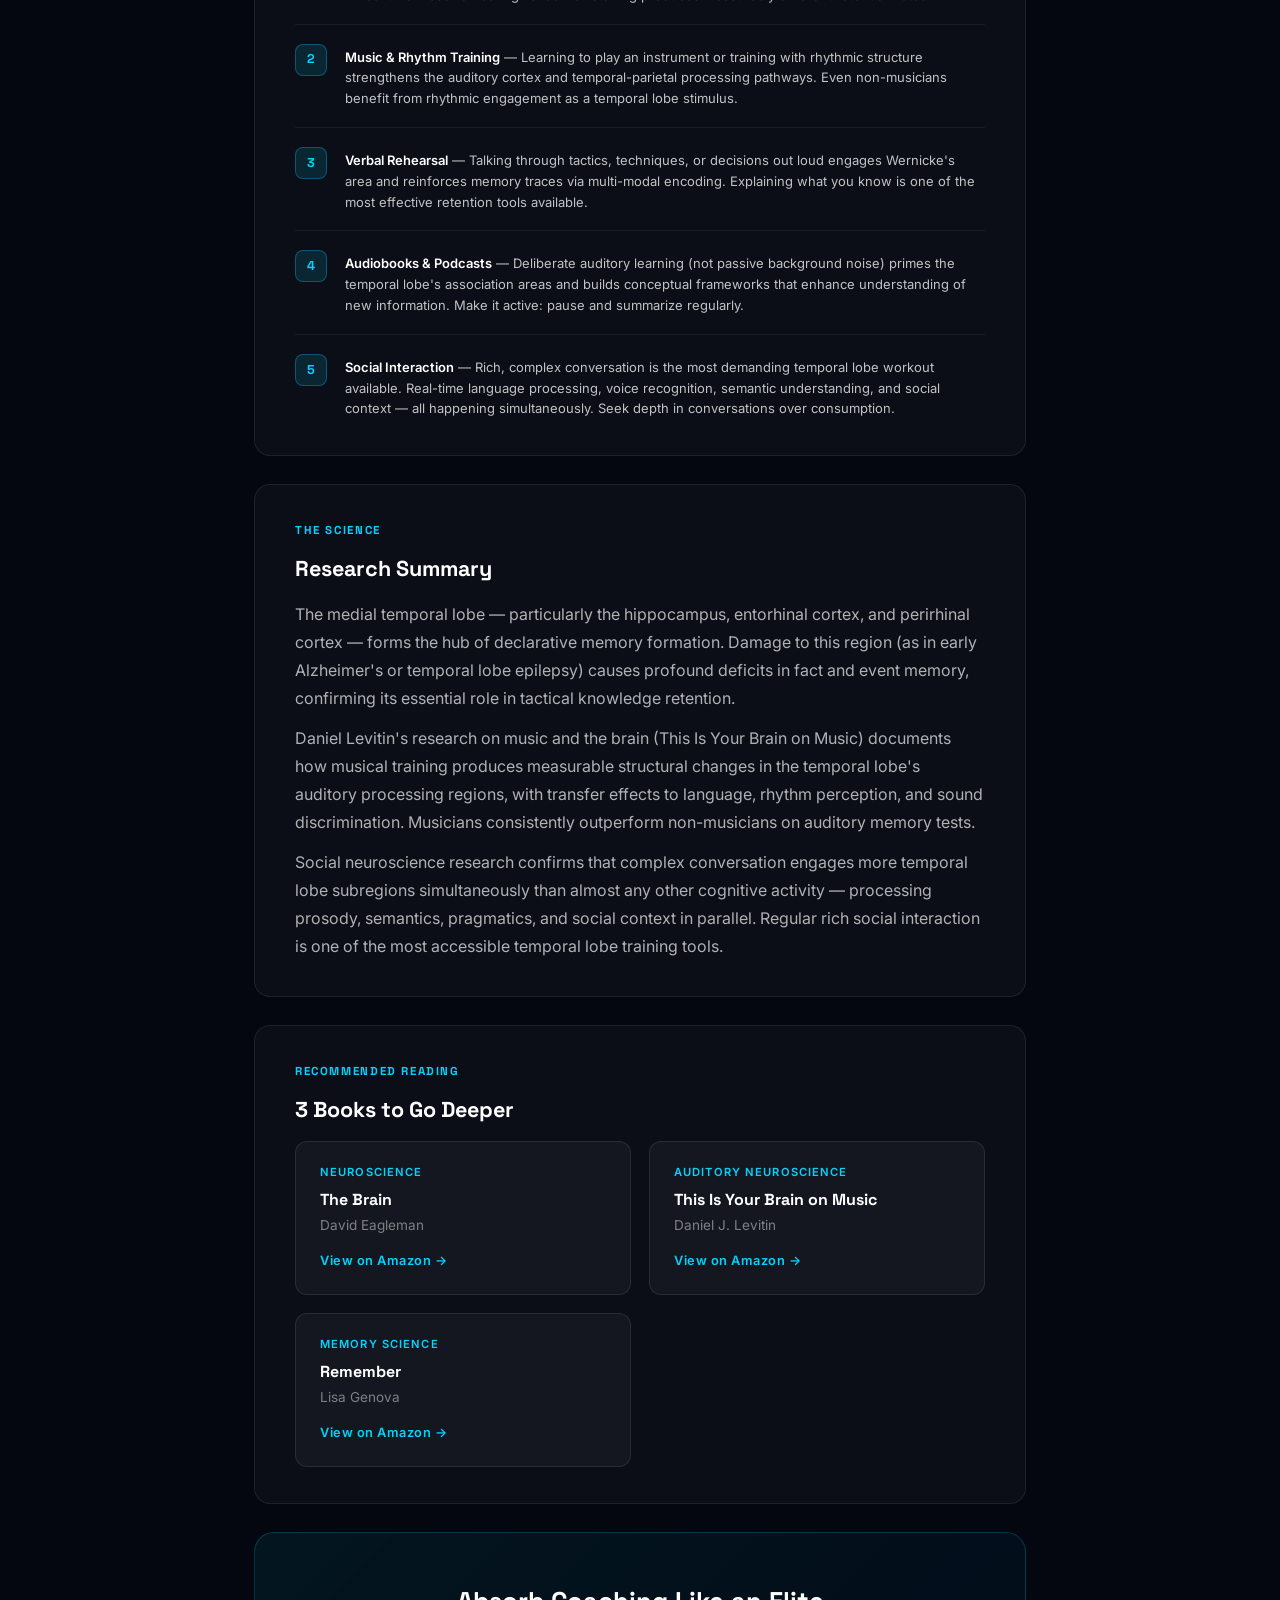
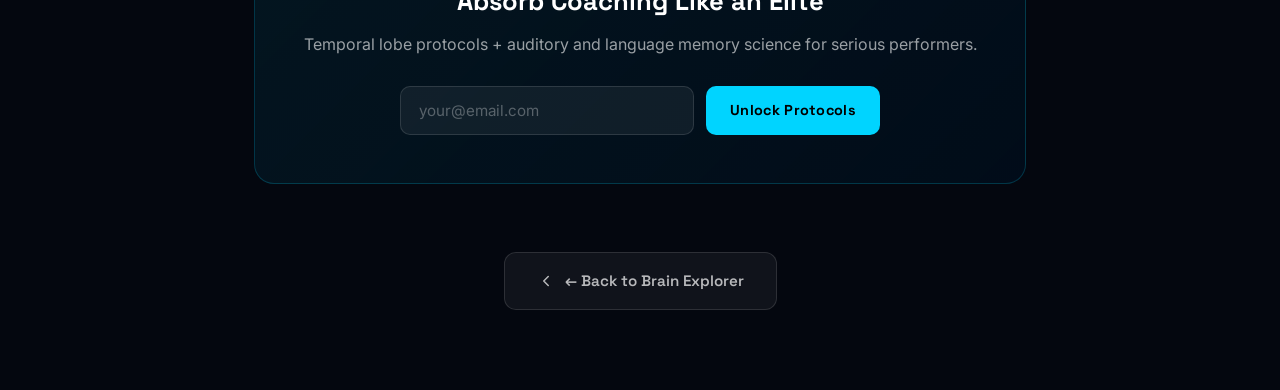
<file: regions/temporal-lobe.html>
<!DOCTYPE html>
<html lang="en">
<head>
  <meta charset="UTF-8" />
  <meta name="viewport" content="width=device-width, initial-scale=1.0" />
  <title>Temporal Lobe: Learning, Auditory Memory & Performance | Psyked</title>
  <meta name="description" content="Optimize temporal lobe learning, auditory memory, and performance communication. Science-backed protocols to absorb coaching faster, retain tactical knowledge, and perform under pressure." />
  <meta name="keywords" content="temporal lobe learning auditory memory performance, language processing brain, coaching retention neuroscience, declarative memory training, auditory cortex" />
  <meta property="og:title" content="Temporal Lobe: Learning, Auditory Memory & Performance | Psyked" />
  <meta property="og:description" content="Train your language and memory center. Temporal lobe protocols for faster coaching absorption, sharper communication, and elite tactical retention." />
  <meta property="og:type" content="article" />
  <link rel="canonical" href="https://psyked.io/regions/temporal-lobe" />
  <link rel="preconnect" href="https://fonts.googleapis.com" />
  <link rel="preconnect" href="https://fonts.gstatic.com" crossorigin />
  <link href="https://fonts.googleapis.com/css2?family=Inter:wght@400;500;600;700&family=Space+Grotesk:wght@400;500;600;700;800&display=swap" rel="stylesheet" />
  <link rel="stylesheet" href="../style.css" />
  <script type="application/ld+json">
  {
    "@context": "https://schema.org",
    "@type": "Article",
    "headline": "Temporal Lobe: Learning, Auditory Memory, and Performance Protocols",
    "description": "Optimize temporal lobe learning, auditory memory, and performance communication. Science-backed protocols to absorb coaching faster, retain tactical knowledge, and perform under pressure.",
    "author": { "@type": "Organization", "name": "Psyked Brain Lab" },
    "publisher": { "@type": "Organization", "name": "Psyked", "url": "https://psyked.io" },
    "mainEntityOfPage": "https://psyked.io/regions/temporal-lobe",
    "about": {
      "@type": "AnatomicalStructure",
      "name": "Temporal Lobe",
      "description": "Brain region governing language processing, auditory perception, long-term declarative memory, and tactical knowledge storage."
    }
  }
  </script>
  <style>
    .region-hero { padding: 80px 0 60px; text-align: center; position: relative; }
    .region-hero::before { content: ''; position: absolute; inset: 0; background: radial-gradient(ellipse at 50% 0%, rgba(0,212,255,0.12) 0%, transparent 70%); pointer-events: none; }
    .badge { display: inline-block; background: rgba(0,212,255,0.12); border: 1px solid rgba(0,212,255,0.35); color: #00D4FF; font-family: 'Space Grotesk', sans-serif; font-size: 0.78rem; font-weight: 600; letter-spacing: 0.12em; text-transform: uppercase; padding: 6px 18px; border-radius: 100px; margin-bottom: 22px; }
    .region-title { font-family: 'Space Grotesk', sans-serif; font-size: clamp(2.2rem, 5vw, 3.4rem); font-weight: 800; color: #fff; margin: 0 0 16px; line-height: 1.1; }
    .region-title span { color: #00D4FF; }
    .region-tagline { font-size: 1.15rem; color: rgba(255,255,255,0.6); max-width: 560px; margin: 0 auto 40px; line-height: 1.6; }
    .back-link { display: inline-flex; align-items: center; gap: 8px; color: rgba(255,255,255,0.45); font-size: 0.88rem; font-weight: 500; text-decoration: none; transition: color 0.2s; margin-bottom: 40px; }
    .back-link:hover { color: #00D4FF; }
    .back-link svg { width: 16px; height: 16px; }
    .section-card { background: rgba(255,255,255,0.03); border: 1px solid rgba(255,255,255,0.08); border-radius: 16px; padding: 36px 40px; margin-bottom: 28px; }
    .section-label { font-family: 'Space Grotesk', sans-serif; font-size: 0.72rem; font-weight: 700; letter-spacing: 0.14em; text-transform: uppercase; color: #00D4FF; margin-bottom: 12px; }
    .section-card h2 { font-family: 'Space Grotesk', sans-serif; font-size: 1.35rem; font-weight: 700; color: #fff; margin: 0 0 14px; }
    .section-card p { color: rgba(255,255,255,0.68); line-height: 1.75; margin: 0; font-size: 1rem; }
    .section-card p + p { margin-top: 12px; }
    .perf-highlight { background: linear-gradient(135deg, rgba(0,212,255,0.08) 0%, rgba(0,212,255,0.03) 100%); border: 1px solid rgba(0,212,255,0.2); border-left: 3px solid #00D4FF; border-radius: 12px; padding: 24px 28px; margin-top: 14px; }
    .perf-highlight p { color: rgba(255,255,255,0.8); font-size: 1.02rem; }
    .protocols-list { list-style: none; padding: 0; margin: 0; }
    .protocols-list li { display: flex; gap: 18px; align-items: flex-start; padding: 18px 0; border-bottom: 1px solid rgba(255,255,255,0.06); }
    .protocols-list li:last-child { border-bottom: none; padding-bottom: 0; }
    .protocol-num { flex-shrink: 0; width: 32px; height: 32px; background: rgba(0,212,255,0.12); border: 1px solid rgba(0,212,255,0.3); border-radius: 8px; display: flex; align-items: center; justify-content: center; font-family: 'Space Grotesk', sans-serif; font-size: 0.8rem; font-weight: 700; color: #00D4FF; }
    .protocol-text { color: rgba(255,255,255,0.75); line-height: 1.6; padding-top: 4px; }
    .protocol-text strong { color: #fff; }
    .books-grid { display: grid; grid-template-columns: repeat(auto-fit, minmax(240px, 1fr)); gap: 18px; margin-top: 4px; }
    .book-card { background: rgba(255,255,255,0.04); border: 1px solid rgba(255,255,255,0.09); border-radius: 12px; padding: 22px 24px; transition: border-color 0.2s, background 0.2s; }
    .book-card:hover { border-color: rgba(0,212,255,0.35); background: rgba(0,212,255,0.05); }
    .book-card a { text-decoration: none; display: block; }
    .book-tag { font-size: 0.7rem; font-weight: 600; letter-spacing: 0.1em; text-transform: uppercase; color: #00D4FF; margin-bottom: 8px; }
    .book-title { font-family: 'Space Grotesk', sans-serif; font-size: 1rem; font-weight: 700; color: #fff; margin-bottom: 4px; line-height: 1.3; }
    .book-author { font-size: 0.85rem; color: rgba(255,255,255,0.45); }
    .book-cta { display: inline-block; margin-top: 14px; font-size: 0.8rem; font-weight: 600; color: #00D4FF; letter-spacing: 0.04em; }
    .email-form-section { background: linear-gradient(135deg, rgba(0,212,255,0.07) 0%, rgba(0,16,32,0.6) 100%); border: 1px solid rgba(0,212,255,0.2); border-radius: 20px; padding: 48px 40px; text-align: center; margin-bottom: 28px; }
    .email-form-section h2 { font-family: 'Space Grotesk', sans-serif; font-size: 1.6rem; font-weight: 800; color: #fff; margin-bottom: 10px; }
    .email-form-section p { color: rgba(255,255,255,0.6); margin-bottom: 28px; }
    .form-row { display: flex; gap: 12px; max-width: 480px; margin: 0 auto; }
    .form-row input[type="email"] { flex: 1; background: rgba(255,255,255,0.06); border: 1px solid rgba(255,255,255,0.12); border-radius: 10px; padding: 14px 18px; color: #fff; font-family: 'Inter', sans-serif; font-size: 0.95rem; outline: none; transition: border-color 0.2s; }
    .form-row input[type="email"]:focus { border-color: rgba(0,212,255,0.5); }
    .form-row input[type="email"]::placeholder { color: rgba(255,255,255,0.3); }
    .btn-primary { background: #00D4FF; color: #000; font-family: 'Space Grotesk', sans-serif; font-size: 0.9rem; font-weight: 700; padding: 14px 24px; border: none; border-radius: 10px; cursor: pointer; white-space: nowrap; transition: background 0.2s, transform 0.1s; }
    .btn-primary:hover { background: #33DDFF; transform: translateY(-1px); }
    .cta-back { text-align: center; padding: 40px 0 80px; }
    .cta-back a { display: inline-flex; align-items: center; gap: 10px; background: rgba(255,255,255,0.05); border: 1px solid rgba(255,255,255,0.12); color: rgba(255,255,255,0.7); font-family: 'Space Grotesk', sans-serif; font-size: 0.95rem; font-weight: 600; padding: 16px 32px; border-radius: 12px; text-decoration: none; transition: all 0.2s; }
    .cta-back a:hover { background: rgba(0,212,255,0.08); border-color: rgba(0,212,255,0.35); color: #00D4FF; }
    .container { max-width: 820px; margin: 0 auto; padding: 0 24px; }
    .nav-top { padding: 24px 0 0; }
    @media (max-width: 600px) {
      .form-row { flex-direction: column; }
      .section-card { padding: 24px 20px; }
      .email-form-section { padding: 32px 20px; }
    }
  </style>
</head>
<body>
  <div class="container">
    <nav class="nav-top">
      <a href="../index.html" class="back-link">
        <svg viewBox="0 0 24 24" fill="none" stroke="currentColor" stroke-width="2" stroke-linecap="round" stroke-linejoin="round"><polyline points="15 18 9 12 15 6"></polyline></svg>
        Back to Brain Explorer
      </a>
    </nav>

    <header class="region-hero">
      <div class="badge">Language &amp; Auditory</div>
      <h1 class="region-title">The <span>Temporal Lobe</span></h1>
      <p class="region-tagline">The brain's communication hub and tactical knowledge vault. How well you absorb coaching, communicate under pressure, and retain what you've learned — all lives here.</p>
    </header>

    <main>
      <div class="section-card">
        <div class="section-label">Function</div>
        <h2>What the Temporal Lobe Does</h2>
        <p>The temporal lobe occupies the lower lateral portion of each hemisphere and governs a critical cluster of functions: <strong>language processing, auditory perception, long-term declarative memory storage, and face/object recognition.</strong></p>
        <p>Wernicke's area (left temporal lobe) processes the meaning of language — both heard and spoken. The auditory cortex decodes sound into meaningful information. The medial temporal lobe, housing the hippocampus and surrounding cortices, is essential for converting experience into lasting knowledge. It's both receiver and storage — taking in coaching, and building the knowledge base that underpins tactical intelligence.</p>
      </div>

      <div class="section-card">
        <div class="section-label">Performance Impact</div>
        <h2>Why It Matters for Performers</h2>
        <div class="perf-highlight">
          <p>The temporal lobe determines how effectively you absorb coaching cues in real-time, how clearly you communicate tactics under pressure, and how deep your reservoir of retained skill knowledge runs. Two athletes hearing the same coaching may retain radically different amounts based on temporal lobe engagement and health.</p>
        </div>
        <p style="margin-top:16px;">The medial temporal lobe is essential for declarative memory — the explicit, conscious knowledge of facts, rules, strategies, and technical cues. This is the brain region where coaching becomes permanent knowledge, where tactical patterns get stored, and where the intellectual architecture of expertise is built.</p>
      </div>

      <div class="section-card">
        <div class="section-label">Optimization Protocols</div>
        <h2>5 Protocols to Train Your Temporal Lobe</h2>
        <ol class="protocols-list">
          <li>
            <div class="protocol-num">1</div>
            <div class="protocol-text"><strong>Active Listening</strong> — Deliberate, focused attention during coaching or instruction dramatically increases temporal lobe encoding. Put the phone away, maintain eye contact, and mentally summarize key points in real time. Passive hearing vs. active listening produces measurably different retention rates.</div>
          </li>
          <li>
            <div class="protocol-num">2</div>
            <div class="protocol-text"><strong>Music &amp; Rhythm Training</strong> — Learning to play an instrument or training with rhythmic structure strengthens the auditory cortex and temporal-parietal processing pathways. Even non-musicians benefit from rhythmic engagement as a temporal lobe stimulus.</div>
          </li>
          <li>
            <div class="protocol-num">3</div>
            <div class="protocol-text"><strong>Verbal Rehearsal</strong> — Talking through tactics, techniques, or decisions out loud engages Wernicke's area and reinforces memory traces via multi-modal encoding. Explaining what you know is one of the most effective retention tools available.</div>
          </li>
          <li>
            <div class="protocol-num">4</div>
            <div class="protocol-text"><strong>Audiobooks &amp; Podcasts</strong> — Deliberate auditory learning (not passive background noise) primes the temporal lobe's association areas and builds conceptual frameworks that enhance understanding of new information. Make it active: pause and summarize regularly.</div>
          </li>
          <li>
            <div class="protocol-num">5</div>
            <div class="protocol-text"><strong>Social Interaction</strong> — Rich, complex conversation is the most demanding temporal lobe workout available. Real-time language processing, voice recognition, semantic understanding, and social context — all happening simultaneously. Seek depth in conversations over consumption.</div>
          </li>
        </ol>
      </div>

      <div class="section-card">
        <div class="section-label">The Science</div>
        <h2>Research Summary</h2>
        <p>The medial temporal lobe — particularly the hippocampus, entorhinal cortex, and perirhinal cortex — forms the hub of declarative memory formation. Damage to this region (as in early Alzheimer's or temporal lobe epilepsy) causes profound deficits in fact and event memory, confirming its essential role in tactical knowledge retention.</p>
        <p>Daniel Levitin's research on music and the brain (This Is Your Brain on Music) documents how musical training produces measurable structural changes in the temporal lobe's auditory processing regions, with transfer effects to language, rhythm perception, and sound discrimination. Musicians consistently outperform non-musicians on auditory memory tests.</p>
        <p>Social neuroscience research confirms that complex conversation engages more temporal lobe subregions simultaneously than almost any other cognitive activity — processing prosody, semantics, pragmatics, and social context in parallel. Regular rich social interaction is one of the most accessible temporal lobe training tools.</p>
      </div>

      <div class="section-card">
        <div class="section-label">Recommended Reading</div>
        <h2>3 Books to Go Deeper</h2>
        <div class="books-grid">
          <div class="book-card">
            <a href="https://www.amazon.com/dp/0307950166?tag=psyked20-20" target="_blank" rel="noopener">
              <div class="book-tag">Neuroscience</div>
              <div class="book-title">The Brain</div>
              <div class="book-author">David Eagleman</div>
              <span class="book-cta">View on Amazon →</span>
            </a>
          </div>
          <div class="book-card">
            <a href="https://www.amazon.com/dp/0452288525?tag=psyked20-20" target="_blank" rel="noopener">
              <div class="book-tag">Auditory Neuroscience</div>
              <div class="book-title">This Is Your Brain on Music</div>
              <div class="book-author">Daniel J. Levitin</div>
              <span class="book-cta">View on Amazon →</span>
            </a>
          </div>
          <div class="book-card">
            <a href="https://www.amazon.com/dp/1984879065?tag=psyked20-20" target="_blank" rel="noopener">
              <div class="book-tag">Memory Science</div>
              <div class="book-title">Remember</div>
              <div class="book-author">Lisa Genova</div>
              <span class="book-cta">View on Amazon →</span>
            </a>
          </div>
        </div>
      </div>

      <div class="email-form-section">
        <h2>Absorb Coaching Like an Elite</h2>
        <p>Temporal lobe protocols + auditory and language memory science for serious performers.</p>
        <form name="psyked-regions" method="POST" data-netlify="true" data-netlify-honeypot="bot-field">
          <input type="hidden" name="form-name" value="psyked-regions" />
          <input type="hidden" name="region" value="Temporal Lobe" />
          <p style="display:none;"><input name="bot-field" /></p>
          <div class="form-row">
            <input type="email" name="email" placeholder="your@email.com" required />
            <button type="submit" class="btn-primary">Unlock Protocols</button>
          </div>
        </form>
      </div>

      <div class="cta-back">
        <a href="../index.html">
          <svg width="18" height="18" viewBox="0 0 24 24" fill="none" stroke="currentColor" stroke-width="2" stroke-linecap="round" stroke-linejoin="round"><polyline points="15 18 9 12 15 6"></polyline></svg>
          ← Back to Brain Explorer
        </a>
      </div>
    </main>
  </div>
</body>
</html>
</file>
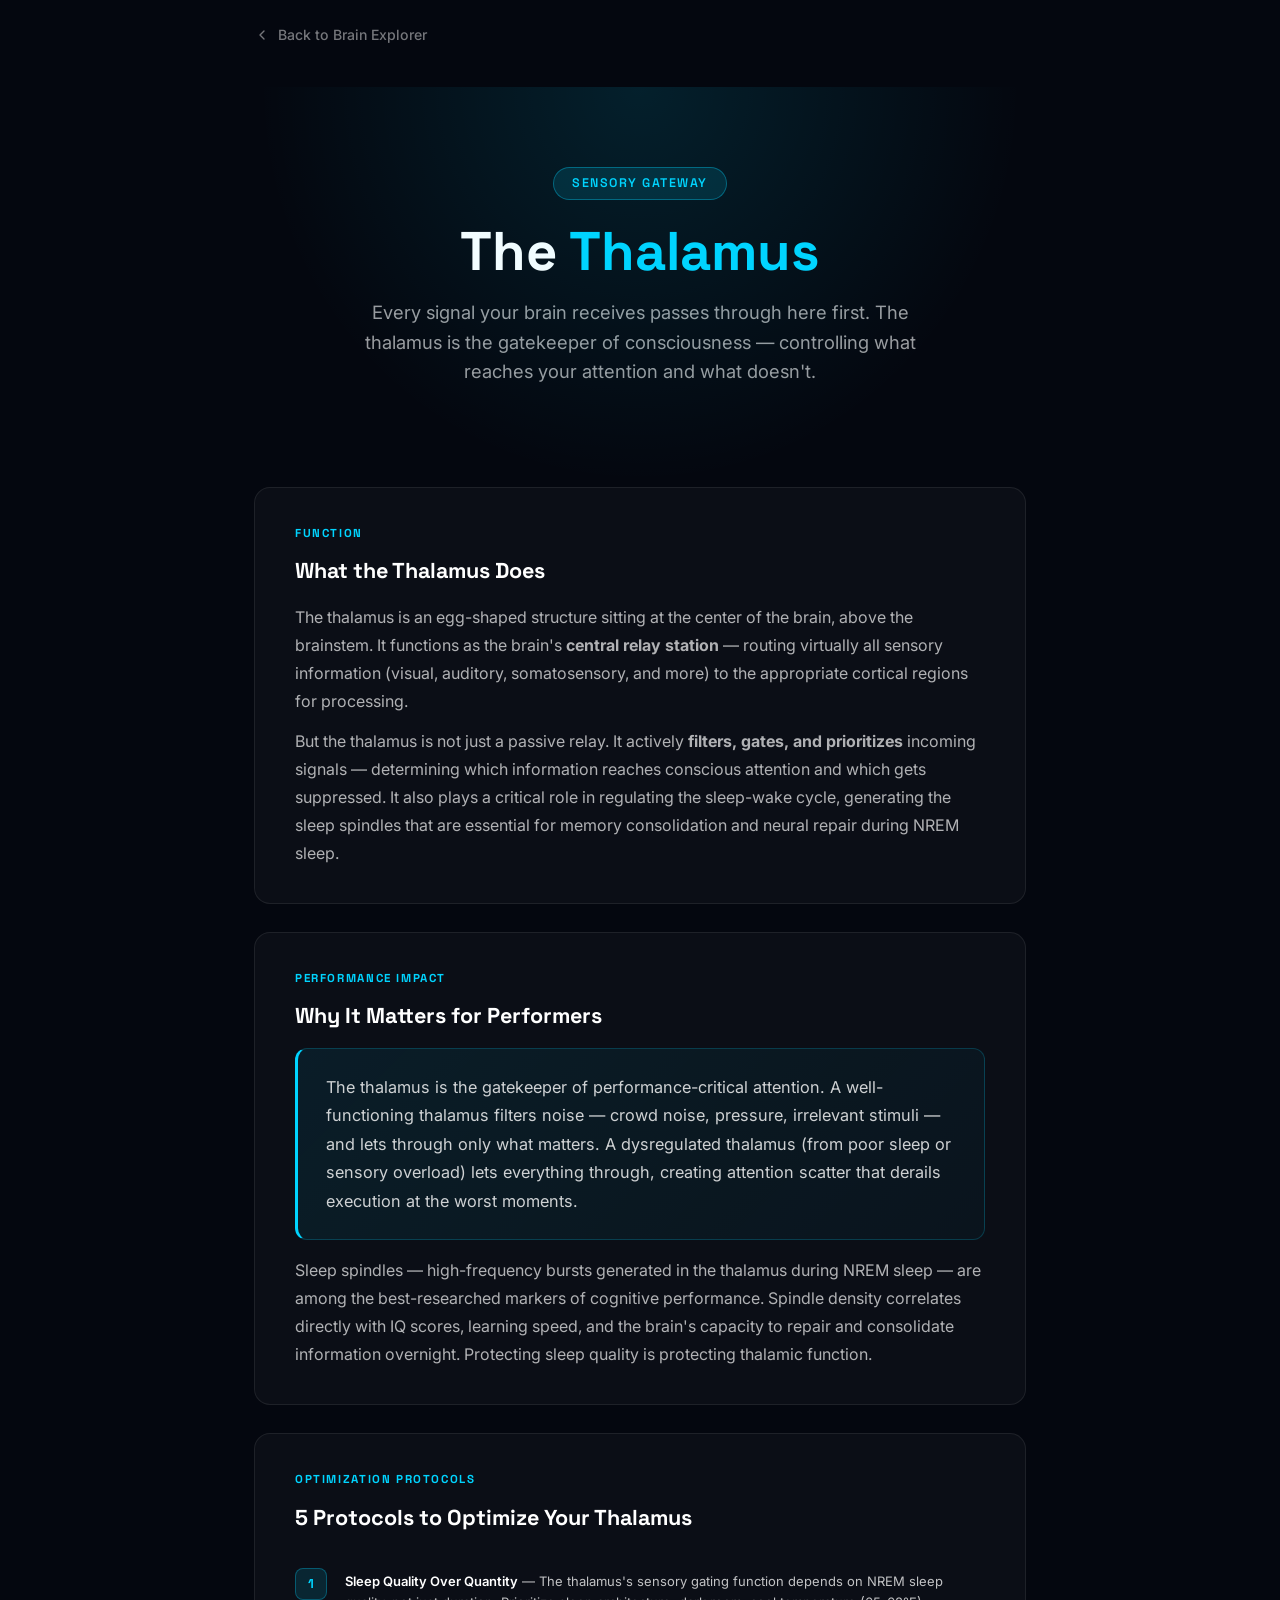
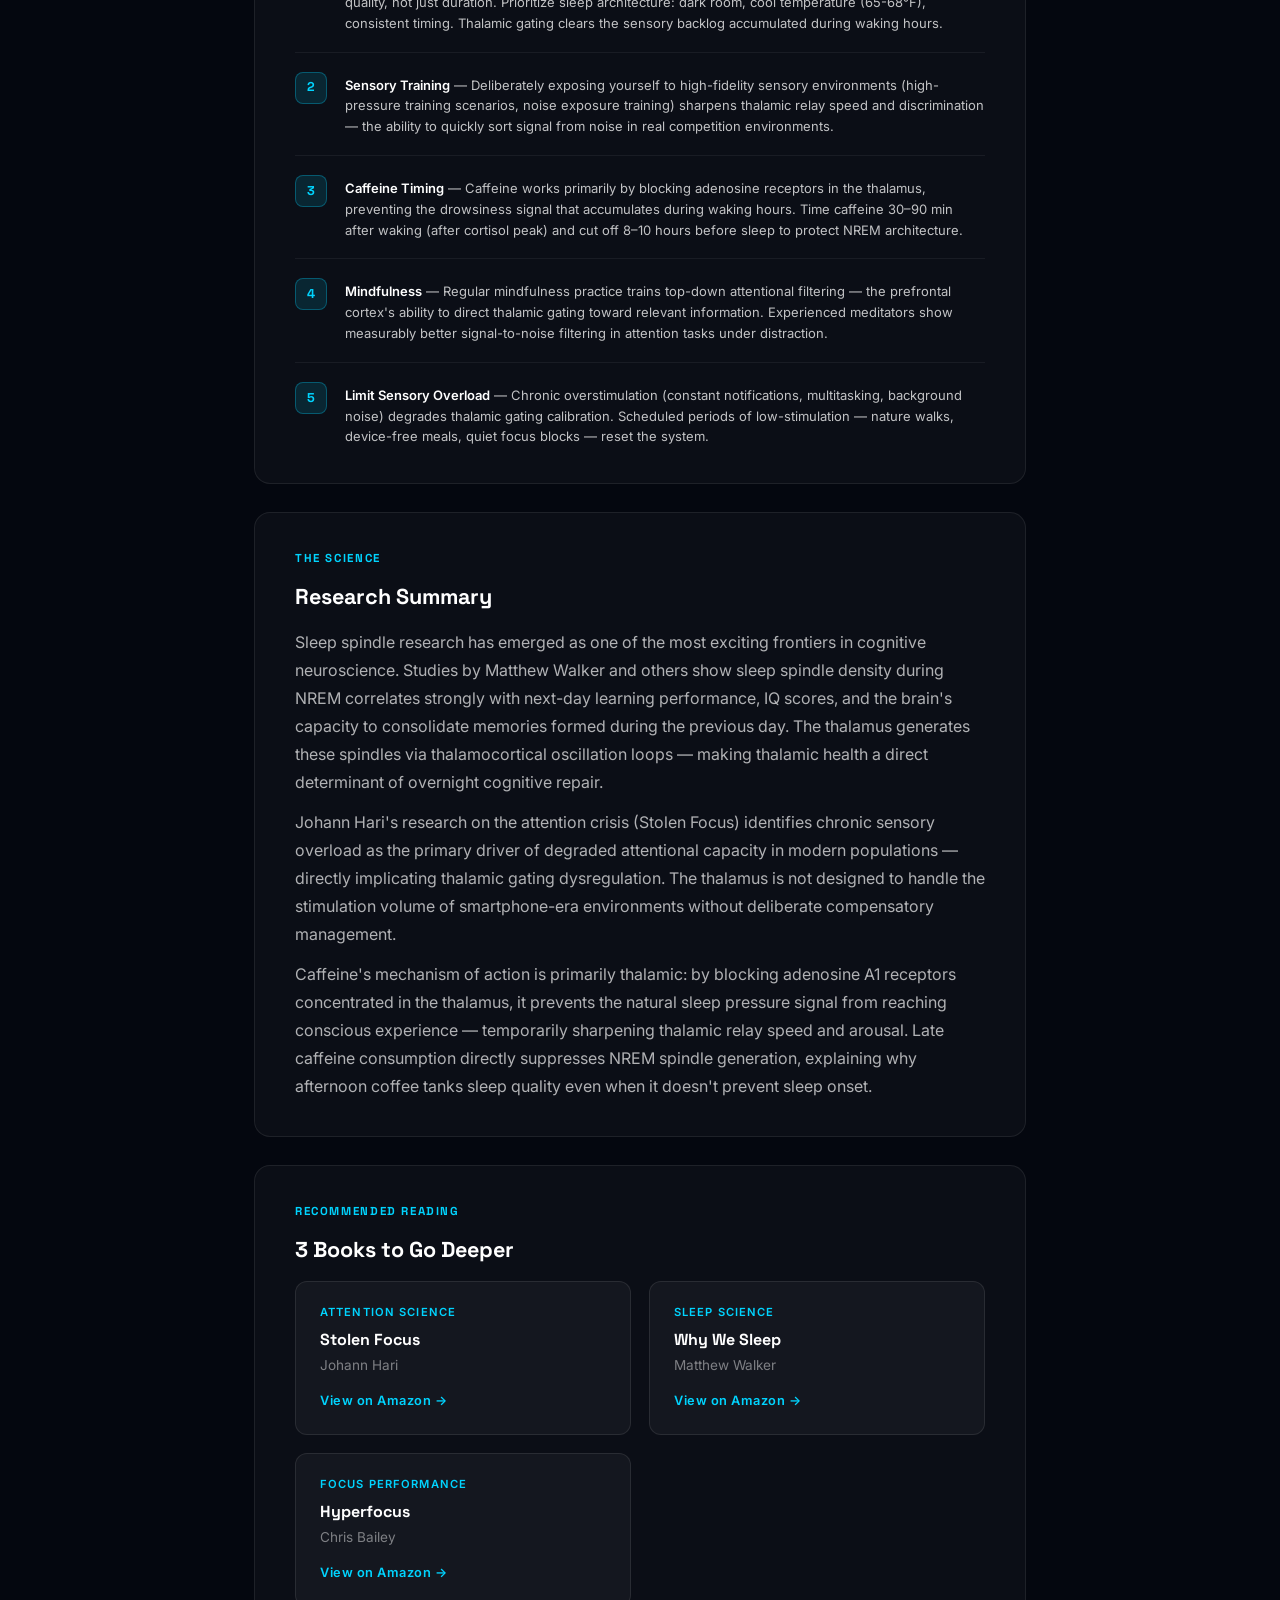
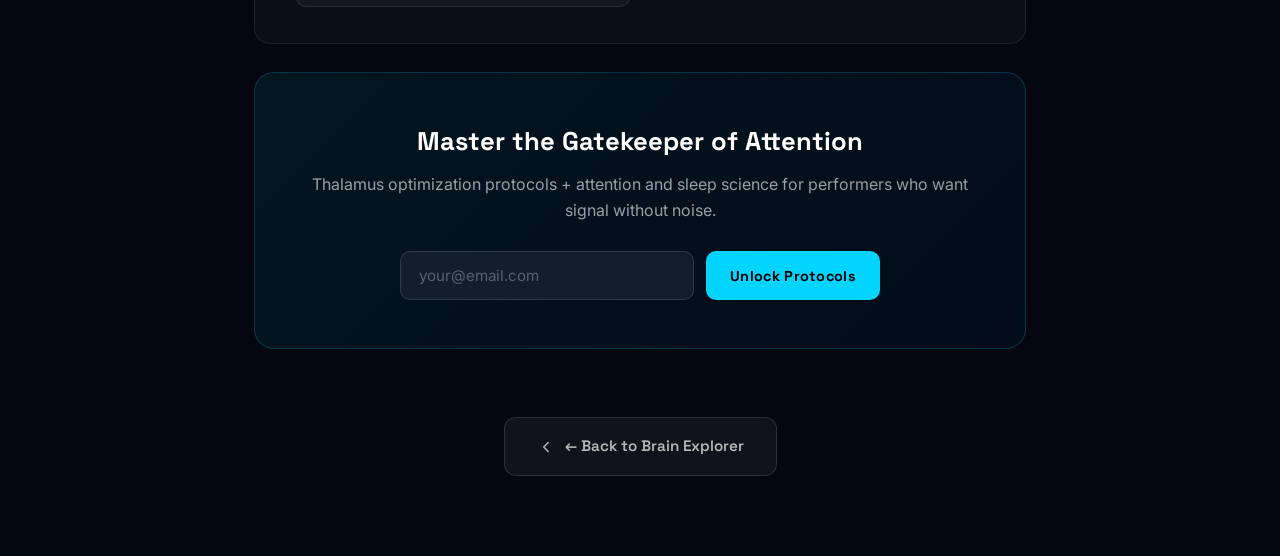
<file: regions/thalamus.html>
<!DOCTYPE html>
<html lang="en">
<head>
  <meta charset="UTF-8" />
  <meta name="viewport" content="width=device-width, initial-scale=1.0" />
  <title>Thalamus: Attention, Focus & Sensory Gating | Psyked Brain Lab</title>
  <meta name="description" content="Optimize thalamus attention, focus, and sensory gating for peak performance. Science-backed protocols to sharpen signal filtering, protect sleep spindles, and master the gatekeeper of perception." />
  <meta name="keywords" content="thalamus attention focus sensory gating, sensory filtering brain, sleep spindles NREM performance, thalamic adenosine caffeine, attention control neuroscience" />
  <meta property="og:title" content="Thalamus: Attention, Focus & Sensory Gating | Psyked" />
  <meta property="og:description" content="Sharpen your sensory gateway. Thalamus protocols for elite attention control, noise filtering, and sleep-driven cognitive repair." />
  <meta property="og:type" content="article" />
  <link rel="canonical" href="https://psyked.io/regions/thalamus" />
  <link rel="preconnect" href="https://fonts.googleapis.com" />
  <link rel="preconnect" href="https://fonts.gstatic.com" crossorigin />
  <link href="https://fonts.googleapis.com/css2?family=Inter:wght@400;500;600;700&family=Space+Grotesk:wght@400;500;600;700;800&display=swap" rel="stylesheet" />
  <link rel="stylesheet" href="../style.css" />
  <script type="application/ld+json">
  {
    "@context": "https://schema.org",
    "@type": "Article",
    "headline": "Thalamus: Attention, Focus and Sensory Gating Performance Protocols",
    "description": "Optimize thalamus attention, focus, and sensory gating for peak performance. Science-backed protocols to sharpen signal filtering, protect sleep spindles, and master the gatekeeper of perception.",
    "author": { "@type": "Organization", "name": "Psyked Brain Lab" },
    "publisher": { "@type": "Organization", "name": "Psyked", "url": "https://psyked.io" },
    "mainEntityOfPage": "https://psyked.io/regions/thalamus",
    "about": {
      "@type": "AnatomicalStructure",
      "name": "Thalamus",
      "description": "The brain's central relay station — routing all sensory signals to the cortex and gating what gets through to conscious attention."
    }
  }
  </script>
  <style>
    .region-hero { padding: 80px 0 60px; text-align: center; position: relative; }
    .region-hero::before { content: ''; position: absolute; inset: 0; background: radial-gradient(ellipse at 50% 0%, rgba(0,212,255,0.12) 0%, transparent 70%); pointer-events: none; }
    .badge { display: inline-block; background: rgba(0,212,255,0.12); border: 1px solid rgba(0,212,255,0.35); color: #00D4FF; font-family: 'Space Grotesk', sans-serif; font-size: 0.78rem; font-weight: 600; letter-spacing: 0.12em; text-transform: uppercase; padding: 6px 18px; border-radius: 100px; margin-bottom: 22px; }
    .region-title { font-family: 'Space Grotesk', sans-serif; font-size: clamp(2.2rem, 5vw, 3.4rem); font-weight: 800; color: #fff; margin: 0 0 16px; line-height: 1.1; }
    .region-title span { color: #00D4FF; }
    .region-tagline { font-size: 1.15rem; color: rgba(255,255,255,0.6); max-width: 560px; margin: 0 auto 40px; line-height: 1.6; }
    .back-link { display: inline-flex; align-items: center; gap: 8px; color: rgba(255,255,255,0.45); font-size: 0.88rem; font-weight: 500; text-decoration: none; transition: color 0.2s; margin-bottom: 40px; }
    .back-link:hover { color: #00D4FF; }
    .back-link svg { width: 16px; height: 16px; }
    .section-card { background: rgba(255,255,255,0.03); border: 1px solid rgba(255,255,255,0.08); border-radius: 16px; padding: 36px 40px; margin-bottom: 28px; }
    .section-label { font-family: 'Space Grotesk', sans-serif; font-size: 0.72rem; font-weight: 700; letter-spacing: 0.14em; text-transform: uppercase; color: #00D4FF; margin-bottom: 12px; }
    .section-card h2 { font-family: 'Space Grotesk', sans-serif; font-size: 1.35rem; font-weight: 700; color: #fff; margin: 0 0 14px; }
    .section-card p { color: rgba(255,255,255,0.68); line-height: 1.75; margin: 0; font-size: 1rem; }
    .section-card p + p { margin-top: 12px; }
    .perf-highlight { background: linear-gradient(135deg, rgba(0,212,255,0.08) 0%, rgba(0,212,255,0.03) 100%); border: 1px solid rgba(0,212,255,0.2); border-left: 3px solid #00D4FF; border-radius: 12px; padding: 24px 28px; margin-top: 14px; }
    .perf-highlight p { color: rgba(255,255,255,0.8); font-size: 1.02rem; }
    .protocols-list { list-style: none; padding: 0; margin: 0; }
    .protocols-list li { display: flex; gap: 18px; align-items: flex-start; padding: 18px 0; border-bottom: 1px solid rgba(255,255,255,0.06); }
    .protocols-list li:last-child { border-bottom: none; padding-bottom: 0; }
    .protocol-num { flex-shrink: 0; width: 32px; height: 32px; background: rgba(0,212,255,0.12); border: 1px solid rgba(0,212,255,0.3); border-radius: 8px; display: flex; align-items: center; justify-content: center; font-family: 'Space Grotesk', sans-serif; font-size: 0.8rem; font-weight: 700; color: #00D4FF; }
    .protocol-text { color: rgba(255,255,255,0.75); line-height: 1.6; padding-top: 4px; }
    .protocol-text strong { color: #fff; }
    .books-grid { display: grid; grid-template-columns: repeat(auto-fit, minmax(240px, 1fr)); gap: 18px; margin-top: 4px; }
    .book-card { background: rgba(255,255,255,0.04); border: 1px solid rgba(255,255,255,0.09); border-radius: 12px; padding: 22px 24px; transition: border-color 0.2s, background 0.2s; }
    .book-card:hover { border-color: rgba(0,212,255,0.35); background: rgba(0,212,255,0.05); }
    .book-card a { text-decoration: none; display: block; }
    .book-tag { font-size: 0.7rem; font-weight: 600; letter-spacing: 0.1em; text-transform: uppercase; color: #00D4FF; margin-bottom: 8px; }
    .book-title { font-family: 'Space Grotesk', sans-serif; font-size: 1rem; font-weight: 700; color: #fff; margin-bottom: 4px; line-height: 1.3; }
    .book-author { font-size: 0.85rem; color: rgba(255,255,255,0.45); }
    .book-cta { display: inline-block; margin-top: 14px; font-size: 0.8rem; font-weight: 600; color: #00D4FF; letter-spacing: 0.04em; }
    .email-form-section { background: linear-gradient(135deg, rgba(0,212,255,0.07) 0%, rgba(0,16,32,0.6) 100%); border: 1px solid rgba(0,212,255,0.2); border-radius: 20px; padding: 48px 40px; text-align: center; margin-bottom: 28px; }
    .email-form-section h2 { font-family: 'Space Grotesk', sans-serif; font-size: 1.6rem; font-weight: 800; color: #fff; margin-bottom: 10px; }
    .email-form-section p { color: rgba(255,255,255,0.6); margin-bottom: 28px; }
    .form-row { display: flex; gap: 12px; max-width: 480px; margin: 0 auto; }
    .form-row input[type="email"] { flex: 1; background: rgba(255,255,255,0.06); border: 1px solid rgba(255,255,255,0.12); border-radius: 10px; padding: 14px 18px; color: #fff; font-family: 'Inter', sans-serif; font-size: 0.95rem; outline: none; transition: border-color 0.2s; }
    .form-row input[type="email"]:focus { border-color: rgba(0,212,255,0.5); }
    .form-row input[type="email"]::placeholder { color: rgba(255,255,255,0.3); }
    .btn-primary { background: #00D4FF; color: #000; font-family: 'Space Grotesk', sans-serif; font-size: 0.9rem; font-weight: 700; padding: 14px 24px; border: none; border-radius: 10px; cursor: pointer; white-space: nowrap; transition: background 0.2s, transform 0.1s; }
    .btn-primary:hover { background: #33DDFF; transform: translateY(-1px); }
    .cta-back { text-align: center; padding: 40px 0 80px; }
    .cta-back a { display: inline-flex; align-items: center; gap: 10px; background: rgba(255,255,255,0.05); border: 1px solid rgba(255,255,255,0.12); color: rgba(255,255,255,0.7); font-family: 'Space Grotesk', sans-serif; font-size: 0.95rem; font-weight: 600; padding: 16px 32px; border-radius: 12px; text-decoration: none; transition: all 0.2s; }
    .cta-back a:hover { background: rgba(0,212,255,0.08); border-color: rgba(0,212,255,0.35); color: #00D4FF; }
    .container { max-width: 820px; margin: 0 auto; padding: 0 24px; }
    .nav-top { padding: 24px 0 0; }
    @media (max-width: 600px) {
      .form-row { flex-direction: column; }
      .section-card { padding: 24px 20px; }
      .email-form-section { padding: 32px 20px; }
    }
  </style>
</head>
<body>
  <div class="container">
    <nav class="nav-top">
      <a href="../index.html" class="back-link">
        <svg viewBox="0 0 24 24" fill="none" stroke="currentColor" stroke-width="2" stroke-linecap="round" stroke-linejoin="round"><polyline points="15 18 9 12 15 6"></polyline></svg>
        Back to Brain Explorer
      </a>
    </nav>

    <header class="region-hero">
      <div class="badge">Sensory Gateway</div>
      <h1 class="region-title">The <span>Thalamus</span></h1>
      <p class="region-tagline">Every signal your brain receives passes through here first. The thalamus is the gatekeeper of consciousness — controlling what reaches your attention and what doesn't.</p>
    </header>

    <main>
      <div class="section-card">
        <div class="section-label">Function</div>
        <h2>What the Thalamus Does</h2>
        <p>The thalamus is an egg-shaped structure sitting at the center of the brain, above the brainstem. It functions as the brain's <strong>central relay station</strong> — routing virtually all sensory information (visual, auditory, somatosensory, and more) to the appropriate cortical regions for processing.</p>
        <p>But the thalamus is not just a passive relay. It actively <strong>filters, gates, and prioritizes</strong> incoming signals — determining which information reaches conscious attention and which gets suppressed. It also plays a critical role in regulating the sleep-wake cycle, generating the sleep spindles that are essential for memory consolidation and neural repair during NREM sleep.</p>
      </div>

      <div class="section-card">
        <div class="section-label">Performance Impact</div>
        <h2>Why It Matters for Performers</h2>
        <div class="perf-highlight">
          <p>The thalamus is the gatekeeper of performance-critical attention. A well-functioning thalamus filters noise — crowd noise, pressure, irrelevant stimuli — and lets through only what matters. A dysregulated thalamus (from poor sleep or sensory overload) lets everything through, creating attention scatter that derails execution at the worst moments.</p>
        </div>
        <p style="margin-top:16px;">Sleep spindles — high-frequency bursts generated in the thalamus during NREM sleep — are among the best-researched markers of cognitive performance. Spindle density correlates directly with IQ scores, learning speed, and the brain's capacity to repair and consolidate information overnight. Protecting sleep quality is protecting thalamic function.</p>
      </div>

      <div class="section-card">
        <div class="section-label">Optimization Protocols</div>
        <h2>5 Protocols to Optimize Your Thalamus</h2>
        <ol class="protocols-list">
          <li>
            <div class="protocol-num">1</div>
            <div class="protocol-text"><strong>Sleep Quality Over Quantity</strong> — The thalamus's sensory gating function depends on NREM sleep quality, not just duration. Prioritize sleep architecture: dark room, cool temperature (65-68°F), consistent timing. Thalamic gating clears the sensory backlog accumulated during waking hours.</div>
          </li>
          <li>
            <div class="protocol-num">2</div>
            <div class="protocol-text"><strong>Sensory Training</strong> — Deliberately exposing yourself to high-fidelity sensory environments (high-pressure training scenarios, noise exposure training) sharpens thalamic relay speed and discrimination — the ability to quickly sort signal from noise in real competition environments.</div>
          </li>
          <li>
            <div class="protocol-num">3</div>
            <div class="protocol-text"><strong>Caffeine Timing</strong> — Caffeine works primarily by blocking adenosine receptors in the thalamus, preventing the drowsiness signal that accumulates during waking hours. Time caffeine 30–90 min after waking (after cortisol peak) and cut off 8–10 hours before sleep to protect NREM architecture.</div>
          </li>
          <li>
            <div class="protocol-num">4</div>
            <div class="protocol-text"><strong>Mindfulness</strong> — Regular mindfulness practice trains top-down attentional filtering — the prefrontal cortex's ability to direct thalamic gating toward relevant information. Experienced meditators show measurably better signal-to-noise filtering in attention tasks under distraction.</div>
          </li>
          <li>
            <div class="protocol-num">5</div>
            <div class="protocol-text"><strong>Limit Sensory Overload</strong> — Chronic overstimulation (constant notifications, multitasking, background noise) degrades thalamic gating calibration. Scheduled periods of low-stimulation — nature walks, device-free meals, quiet focus blocks — reset the system.</div>
          </li>
        </ol>
      </div>

      <div class="section-card">
        <div class="section-label">The Science</div>
        <h2>Research Summary</h2>
        <p>Sleep spindle research has emerged as one of the most exciting frontiers in cognitive neuroscience. Studies by Matthew Walker and others show sleep spindle density during NREM correlates strongly with next-day learning performance, IQ scores, and the brain's capacity to consolidate memories formed during the previous day. The thalamus generates these spindles via thalamocortical oscillation loops — making thalamic health a direct determinant of overnight cognitive repair.</p>
        <p>Johann Hari's research on the attention crisis (Stolen Focus) identifies chronic sensory overload as the primary driver of degraded attentional capacity in modern populations — directly implicating thalamic gating dysregulation. The thalamus is not designed to handle the stimulation volume of smartphone-era environments without deliberate compensatory management.</p>
        <p>Caffeine's mechanism of action is primarily thalamic: by blocking adenosine A1 receptors concentrated in the thalamus, it prevents the natural sleep pressure signal from reaching conscious experience — temporarily sharpening thalamic relay speed and arousal. Late caffeine consumption directly suppresses NREM spindle generation, explaining why afternoon coffee tanks sleep quality even when it doesn't prevent sleep onset.</p>
      </div>

      <div class="section-card">
        <div class="section-label">Recommended Reading</div>
        <h2>3 Books to Go Deeper</h2>
        <div class="books-grid">
          <div class="book-card">
            <a href="https://www.amazon.com/dp/0593138511?tag=psyked20-20" target="_blank" rel="noopener">
              <div class="book-tag">Attention Science</div>
              <div class="book-title">Stolen Focus</div>
              <div class="book-author">Johann Hari</div>
              <span class="book-cta">View on Amazon →</span>
            </a>
          </div>
          <div class="book-card">
            <a href="https://www.amazon.com/dp/1501144316?tag=psyked20-20" target="_blank" rel="noopener">
              <div class="book-tag">Sleep Science</div>
              <div class="book-title">Why We Sleep</div>
              <div class="book-author">Matthew Walker</div>
              <span class="book-cta">View on Amazon →</span>
            </a>
          </div>
          <div class="book-card">
            <a href="https://www.amazon.com/dp/0525522018?tag=psyked20-20" target="_blank" rel="noopener">
              <div class="book-tag">Focus Performance</div>
              <div class="book-title">Hyperfocus</div>
              <div class="book-author">Chris Bailey</div>
              <span class="book-cta">View on Amazon →</span>
            </a>
          </div>
        </div>
      </div>

      <div class="email-form-section">
        <h2>Master the Gatekeeper of Attention</h2>
        <p>Thalamus optimization protocols + attention and sleep science for performers who want signal without noise.</p>
        <form name="psyked-regions" method="POST" data-netlify="true" data-netlify-honeypot="bot-field">
          <input type="hidden" name="form-name" value="psyked-regions" />
          <input type="hidden" name="region" value="Thalamus" />
          <p style="display:none;"><input name="bot-field" /></p>
          <div class="form-row">
            <input type="email" name="email" placeholder="your@email.com" required />
            <button type="submit" class="btn-primary">Unlock Protocols</button>
          </div>
        </form>
      </div>

      <div class="cta-back">
        <a href="../index.html">
          <svg width="18" height="18" viewBox="0 0 24 24" fill="none" stroke="currentColor" stroke-width="2" stroke-linecap="round" stroke-linejoin="round"><polyline points="15 18 9 12 15 6"></polyline></svg>
          ← Back to Brain Explorer
        </a>
      </div>
    </main>
  </div>
</body>
</html>
</file>
<file: style.css>
/* ═══════════════════════════════════════════════════════════
   PSYKED — Dark Neuro Aesthetic
   Palette: deep navy/black bg · electric blue #00D4FF accents
   ═══════════════════════════════════════════════════════════ */

:root {
  --bg-base:       #04070F;
  --bg-surface:    #080E1C;
  --bg-card:       #0C1426;
  --bg-panel:      #0A1122;
  --accent:        #00D4FF;
  --accent-dim:    rgba(0, 212, 255, 0.15);
  --accent-glow:   rgba(0, 212, 255, 0.4);
  --text-primary:  #F0F4FF;
  --text-secondary:#8B9BC0;
  --text-muted:    #4A5A7A;
  --border:        rgba(0, 212, 255, 0.12);
  --border-hover:  rgba(0, 212, 255, 0.35);
  --danger:        #FF4B6E;
  --success:       #00FFA3;

  --font-display:  'Space Grotesk', sans-serif;
  --font-body:     'Inter', sans-serif;

  --radius-sm:     8px;
  --radius-md:     12px;
  --radius-lg:     20px;
  --panel-width:   380px;
  --header-h:      64px;
  --transition:    0.3s cubic-bezier(0.4, 0, 0.2, 1);
}

/* ─── Reset & base ─────────────────────────────────────── */
*, *::before, *::after { box-sizing: border-box; margin: 0; padding: 0; }

html {
  scroll-behavior: smooth;
  -webkit-font-smoothing: antialiased;
}

body {
  background: var(--bg-base);
  color: var(--text-primary);
  font-family: var(--font-body);
  font-size: 16px;
  line-height: 1.6;
  overflow-x: hidden;
}

a { color: var(--accent); text-decoration: none; }
a:hover { text-decoration: underline; }

/* ─── Container ─────────────────────────────────────────── */
.container {
  width: 100%;
  max-width: 1100px;
  margin: 0 auto;
  padding: 0 24px;
}

/* ─── HEADER ────────────────────────────────────────────── */
.header {
  position: fixed;
  top: 0; left: 0; right: 0;
  z-index: 100;
  height: var(--header-h);
  background: rgba(4, 7, 15, 0.85);
  backdrop-filter: blur(16px);
  -webkit-backdrop-filter: blur(16px);
  border-bottom: 1px solid var(--border);
}

.header-inner {
  max-width: 1200px;
  margin: 0 auto;
  padding: 0 24px;
  height: 100%;
  display: flex;
  align-items: center;
  gap: 16px;
}

.logo {
  display: flex;
  align-items: baseline;
  gap: 1px;
  flex-shrink: 0;
}

.logo-text {
  font-family: var(--font-display);
  font-size: 22px;
  font-weight: 700;
  letter-spacing: 3px;
  color: var(--text-primary);
  text-transform: uppercase;
}

.logo-dot {
  color: var(--accent);
  font-size: 26px;
  font-weight: 700;
  line-height: 1;
}

.tagline {
  font-size: 13px;
  color: var(--text-secondary);
  font-weight: 400;
  flex: 1;
  white-space: nowrap;
  overflow: hidden;
  text-overflow: ellipsis;
}

.header-nav {
  display: flex;
  align-items: center;
  gap: 24px;
  flex-shrink: 0;
}

.nav-link {
  font-size: 14px;
  font-weight: 500;
  color: var(--text-secondary);
  transition: color var(--transition);
  text-decoration: none;
}
.nav-link:hover { color: var(--text-primary); text-decoration: none; }

.nav-cta {
  background: var(--accent-dim);
  color: var(--accent) !important;
  border: 1px solid var(--border-hover);
  padding: 7px 16px;
  border-radius: var(--radius-sm);
  font-weight: 600;
  transition: background var(--transition), box-shadow var(--transition);
}
.nav-cta:hover {
  background: rgba(0, 212, 255, 0.25);
  box-shadow: 0 0 16px var(--accent-glow);
  text-decoration: none;
}

/* ─── HERO ──────────────────────────────────────────────── */
.hero {
  position: relative;
  width: 100%;
  height: 100vh;
  min-height: 600px;
  overflow: hidden;
  display: flex;
  align-items: center;
  justify-content: center;
  background: radial-gradient(ellipse 80% 60% at 50% 50%, #061030 0%, var(--bg-base) 70%);
}

/* Grid lines background */
.hero-bg-grid {
  position: absolute;
  inset: 0;
  background-image:
    linear-gradient(rgba(0,212,255,0.03) 1px, transparent 1px),
    linear-gradient(90deg, rgba(0,212,255,0.03) 1px, transparent 1px);
  background-size: 60px 60px;
  pointer-events: none;
}

/* Three.js canvas fills hero */
#brainCanvas {
  position: absolute;
  inset: 0;
  width: 100% !important;
  height: 100% !important;
  cursor: crosshair;
}

/* ─── LOADER ────────────────────────────────────────────── */
.loader {
  position: absolute;
  top: 50%;
  left: 50%;
  transform: translate(-50%, -50%);
  display: flex;
  flex-direction: column;
  align-items: center;
  gap: 16px;
  z-index: 10;
  pointer-events: none;
  transition: opacity 0.6s ease;
}
.loader.hidden { opacity: 0; }

.loader-ring {
  width: 48px;
  height: 48px;
  border: 3px solid var(--border);
  border-top-color: var(--accent);
  border-radius: 50%;
  animation: spin 0.9s linear infinite;
}

@keyframes spin {
  to { transform: rotate(360deg); }
}

.loader-text {
  font-size: 13px;
  color: var(--text-muted);
  letter-spacing: 1px;
  font-family: var(--font-display);
}

/* ─── BRAIN HINT ────────────────────────────────────────── */
.brain-hint {
  position: absolute;
  bottom: 36px;
  left: 50%;
  transform: translateX(-50%);
  display: flex;
  align-items: center;
  gap: 10px;
  background: rgba(8, 14, 28, 0.85);
  border: 1px solid var(--border);
  border-radius: 40px;
  padding: 10px 20px;
  backdrop-filter: blur(10px);
  z-index: 5;
  transition: opacity 0.5s ease;
  pointer-events: none;
}
.brain-hint.hidden { opacity: 0; }

.hint-icon { font-size: 18px; animation: pulse 2s ease-in-out infinite; }
@keyframes pulse { 0%,100%{transform:scale(1)} 50%{transform:scale(1.15)} }

.brain-hint p {
  font-size: 13px;
  color: var(--text-secondary);
  white-space: nowrap;
}

/* ─── HOVER LABEL ───────────────────────────────────────── */
.hover-label {
  position: absolute;
  pointer-events: none;
  background: #000000;
  border: 2px solid #ffffff;
  color: #ffffff;
  font-family: var(--font-display);
  font-size: 12px;
  font-weight: 700;
  letter-spacing: 1.5px;
  padding: 5px 14px;
  border-radius: 20px;
  white-space: nowrap;
  opacity: 0;
  transform: translateY(-4px);
  transition: opacity 0.2s ease, transform 0.2s ease;
  z-index: 10;
  text-transform: uppercase;
  /* WCAG AA: black bg + white text = 21:1 contrast ratio */
}
.hover-label.visible {
  opacity: 1;
  transform: translateY(0);
}

/* ─── VIEWER TOOLBAR ────────────────────────────────────── */
.viewer-toolbar {
  position: absolute;
  top: 50%;
  right: 20px;
  transform: translateY(-50%);
  display: flex;
  flex-direction: column;
  gap: 8px;
  z-index: 20;
}

.toolbar-btn {
  display: flex;
  flex-direction: column;
  align-items: center;
  gap: 3px;
  padding: 10px 12px;
  background: rgba(8, 14, 28, 0.85);
  border: 1px solid rgba(0, 212, 255, 0.18);
  border-radius: 10px;
  color: var(--text-secondary);
  font-family: var(--font-display);
  font-size: 9px;
  font-weight: 600;
  letter-spacing: 0.05em;
  text-transform: uppercase;
  cursor: pointer;
  backdrop-filter: blur(10px);
  transition: all 0.2s ease;
  min-width: 52px;
}

.toolbar-btn:hover {
  border-color: var(--border-hover);
  color: var(--text-primary);
  background: rgba(0, 212, 255, 0.06);
}

.toolbar-btn.active {
  border-color: rgba(0, 212, 255, 0.5);
  color: var(--accent);
  background: rgba(0, 212, 255, 0.08);
  box-shadow: 0 0 12px rgba(0, 212, 255, 0.15);
}

.toolbar-icon {
  font-size: 16px;
  line-height: 1;
}

.toolbar-label {
  font-size: 9px;
}

/* ─── REGION LEGEND ─────────────────────────────────────── */
.region-legend {
  position: absolute;
  top: calc(var(--header-h) + 20px);
  right: 24px;
  display: flex;
  align-items: center;
  gap: 8px;
  z-index: 5;
}
.legend-dot {
  width: 8px;
  height: 8px;
  border-radius: 50%;
  background: var(--accent);
  box-shadow: 0 0 8px var(--accent);
  animation: blink 2s ease-in-out infinite;
}
@keyframes blink { 0%,100%{opacity:1} 50%{opacity:0.3} }
.legend-text {
  font-size: 12px;
  color: var(--text-muted);
  font-family: var(--font-display);
  letter-spacing: 0.5px;
}

/* ─── SIDE PANEL ────────────────────────────────────────── */
.side-panel {
  position: fixed;
  top: 0;
  right: 0;
  width: var(--panel-width);
  height: 100vh;
  background: var(--bg-panel);
  border-left: 1px solid var(--border);
  z-index: 200;
  transform: translateX(100%);
  transition: transform var(--transition);
  display: flex;
  flex-direction: column;
  overflow: hidden;
  backdrop-filter: blur(20px);
}

.side-panel.open {
  transform: translateX(0);
  box-shadow: -20px 0 60px rgba(0, 0, 0, 0.6), -4px 0 20px rgba(0, 212, 255, 0.08);
}

.panel-close {
  position: absolute;
  top: 16px;
  right: 16px;
  width: 32px;
  height: 32px;
  border-radius: 50%;
  background: var(--bg-card);
  border: 1px solid var(--border);
  color: var(--text-secondary);
  font-size: 14px;
  cursor: pointer;
  display: flex;
  align-items: center;
  justify-content: center;
  transition: all var(--transition);
  z-index: 5;
}
.panel-close:hover {
  background: var(--accent-dim);
  color: var(--accent);
  border-color: var(--accent);
}

.panel-content {
  flex: 1;
  overflow-y: auto;
  padding: 28px 24px 0;
  scrollbar-width: thin;
  scrollbar-color: var(--border) transparent;
}
.panel-content::-webkit-scrollbar { width: 4px; }
.panel-content::-webkit-scrollbar-thumb {
  background: var(--border);
  border-radius: 2px;
}

/* Panel content styles */
.panel-region-badge {
  display: inline-block;
  font-family: var(--font-display);
  font-size: 10px;
  font-weight: 600;
  letter-spacing: 2px;
  text-transform: uppercase;
  color: var(--accent);
  background: var(--accent-dim);
  border: 1px solid rgba(0,212,255,0.2);
  padding: 4px 10px;
  border-radius: 20px;
  margin-bottom: 12px;
}

.panel-region-name {
  font-family: var(--font-display);
  font-size: 26px;
  font-weight: 700;
  color: var(--text-primary);
  line-height: 1.2;
  margin-bottom: 8px;
}

.panel-region-abbr {
  font-size: 13px;
  color: var(--text-muted);
  margin-bottom: 20px;
  font-style: italic;
}

/* ── Brain highlight image ─────────────────────────────── */
.panel-brain-image-wrap {
  margin: 0 0 24px 0;
  border-radius: var(--radius-md);
  overflow: hidden;
  border: 1px solid var(--border);
  background: #060a14;
  text-align: center;
}

.panel-brain-image {
  width: 100%;
  max-height: 220px;
  object-fit: cover;
  object-position: center;
  display: block;
}

.panel-brain-image-caption {
  font-size: 11px;
  color: var(--text-muted);
  padding: 6px 0 8px;
  margin: 0;
  letter-spacing: 0.03em;
}
/* ─────────────────────────────────────────────────────── */

.panel-section {
  margin-bottom: 20px;
  padding: 16px;
  background: var(--bg-card);
  border: 1px solid var(--border);
  border-radius: var(--radius-md);
}

.panel-section-label {
  font-size: 10px;
  font-weight: 600;
  letter-spacing: 2px;
  text-transform: uppercase;
  color: var(--accent);
  margin-bottom: 8px;
  font-family: var(--font-display);
}

.panel-section-text {
  font-size: 14px;
  color: var(--text-secondary);
  line-height: 1.65;
}

.panel-protocols-title {
  font-family: var(--font-display);
  font-size: 14px;
  font-weight: 600;
  color: var(--text-primary);
  margin: 20px 0 12px;
  display: flex;
  align-items: center;
  gap: 8px;
}
.panel-protocols-title::before {
  content: '';
  display: block;
  width: 3px;
  height: 16px;
  background: var(--accent);
  border-radius: 2px;
}

.protocol-list {
  list-style: none;
  display: flex;
  flex-direction: column;
  gap: 10px;
}

.protocol-item {
  display: flex;
  gap: 10px;
  align-items: flex-start;
  padding: 12px 14px;
  background: var(--bg-card);
  border: 1px solid var(--border);
  border-radius: var(--radius-sm);
  transition: border-color var(--transition), background var(--transition);
}
.protocol-item:hover {
  border-color: var(--border-hover);
  background: rgba(12, 20, 38, 0.9);
}

.protocol-num {
  font-family: var(--font-display);
  font-size: 11px;
  font-weight: 700;
  color: var(--accent);
  background: var(--accent-dim);
  width: 22px;
  height: 22px;
  border-radius: 50%;
  display: flex;
  align-items: center;
  justify-content: center;
  flex-shrink: 0;
  margin-top: 1px;
}

.protocol-text {
  font-size: 13px;
  color: var(--text-secondary);
  line-height: 1.55;
}

.protocol-text strong {
  color: var(--text-primary);
  font-weight: 600;
}

.panel-footer {
  padding: 16px 24px;
  border-top: 1px solid var(--border);
  background: var(--bg-panel);
}

.btn-secondary {
  display: block;
  text-align: center;
  padding: 12px;
  border: 1px solid var(--border-hover);
  border-radius: var(--radius-sm);
  color: var(--accent);
  font-size: 14px;
  font-weight: 600;
  font-family: var(--font-display);
  background: var(--accent-dim);
  transition: all var(--transition);
  text-decoration: none;
}
.btn-secondary:hover {
  background: rgba(0, 212, 255, 0.22);
  box-shadow: 0 0 20px var(--accent-glow);
  text-decoration: none;
}

/* Overlay (mobile backdrop) */
.panel-overlay {
  display: none;
  position: fixed;
  inset: 0;
  background: rgba(0, 0, 0, 0.6);
  z-index: 199;
  backdrop-filter: blur(4px);
}
.panel-overlay.visible { display: block; }

/* ─── REGIONS SECTION ───────────────────────────────────── */
.regions-section {
  padding: 80px 0 60px;
  background: var(--bg-surface);
  border-top: 1px solid var(--border);
}

.section-title {
  font-family: var(--font-display);
  font-size: clamp(24px, 4vw, 36px);
  font-weight: 700;
  text-align: center;
  margin-bottom: 8px;
  color: var(--text-primary);
}

.section-sub {
  text-align: center;
  color: var(--text-secondary);
  font-size: 16px;
  margin-bottom: 48px;
}

.regions-grid {
  display: grid;
  grid-template-columns: repeat(auto-fill, minmax(280px, 1fr));
  gap: 20px;
}

.region-card {
  background: var(--bg-card);
  border: 1px solid var(--border);
  border-radius: var(--radius-lg);
  padding: 24px;
  cursor: pointer;
  transition: all var(--transition);
  position: relative;
  overflow: hidden;
}

/* Cards rendered as real links (regions with an SEO deep-dive page) must
   look identical to the <div> cards — no underline, inherited text color. */
a.region-card {
  display: block;
  color: inherit;
  text-decoration: none;
}

.region-card::before {
  content: '';
  position: absolute;
  top: 0;
  left: 0;
  right: 0;
  height: 2px;
  background: linear-gradient(90deg, transparent, var(--accent), transparent);
  opacity: 0;
  transition: opacity var(--transition);
}

.region-card:hover {
  border-color: var(--border-hover);
  transform: translateY(-3px);
  box-shadow: 0 12px 40px rgba(0, 0, 0, 0.4), 0 0 20px var(--accent-glow);
}
.region-card:hover::before { opacity: 1; }

.card-number {
  font-family: var(--font-display);
  font-size: 11px;
  font-weight: 700;
  color: var(--text-muted);
  letter-spacing: 1px;
  margin-bottom: 8px;
}

.card-name {
  font-family: var(--font-display);
  font-size: 18px;
  font-weight: 700;
  color: var(--text-primary);
  margin-bottom: 6px;
}

.card-role {
  font-size: 13px;
  color: var(--text-secondary);
  margin-bottom: 16px;
  line-height: 1.5;
}

.card-tag {
  display: inline-flex;
  align-items: center;
  gap: 5px;
  font-size: 12px;
  color: var(--accent);
  font-weight: 500;
}
.card-tag::after {
  content: '→';
  transition: transform var(--transition);
}
.region-card:hover .card-tag::after {
  transform: translateX(4px);
}

/* ─── EMAIL SECTION ─────────────────────────────────────── */
/* ═══ QUIZ CTA ═══ */
.quiz-cta-section {
  padding: 40px 0 0;
  background: var(--bg-base);
}

.quiz-cta-card {
  position: relative;
  max-width: 720px;
  margin: 0 auto;
  background: linear-gradient(135deg, rgba(0, 212, 255, 0.07), rgba(123, 47, 255, 0.07));
  border: 1px solid var(--border-hover);
  border-radius: var(--radius-lg);
  padding: 44px 40px;
  text-align: center;
  overflow: hidden;
}

.quiz-cta-badge {
  display: inline-flex;
  align-items: center;
  gap: 8px;
  font-size: 11px;
  font-weight: 700;
  letter-spacing: 0.12em;
  text-transform: uppercase;
  color: var(--accent);
  background: rgba(0, 212, 255, 0.08);
  border: 1px solid rgba(0, 212, 255, 0.2);
  padding: 5px 14px;
  border-radius: 99px;
  margin-bottom: 20px;
}

.quiz-cta-title {
  font-family: var(--font-display);
  font-size: clamp(22px, 4vw, 34px);
  font-weight: 700;
  line-height: 1.2;
  margin-bottom: 14px;
}

.quiz-cta-sub {
  font-size: 16px;
  color: var(--text-secondary);
  line-height: 1.6;
  max-width: 520px;
  margin: 0 auto 28px;
}

.quiz-cta-btn {
  display: inline-block;
  text-decoration: none;
}

.email-section {
  padding: 80px 0;
  background: var(--bg-base);
}

.email-card {
  position: relative;
  max-width: 580px;
  margin: 0 auto;
  background: var(--bg-card);
  border: 1px solid var(--border);
  border-radius: var(--radius-lg);
  padding: 48px 40px;
  text-align: center;
  overflow: hidden;
}

.email-glow {
  position: absolute;
  top: -80px;
  left: 50%;
  transform: translateX(-50%);
  width: 300px;
  height: 300px;
  background: radial-gradient(circle, rgba(0,212,255,0.12) 0%, transparent 70%);
  pointer-events: none;
}

.email-icon {
  font-size: 40px;
  margin-bottom: 16px;
  display: block;
}

.email-title {
  font-family: var(--font-display);
  font-size: clamp(22px, 3.5vw, 30px);
  font-weight: 700;
  margin-bottom: 12px;
  color: var(--text-primary);
}

.email-sub {
  color: var(--text-secondary);
  font-size: 15px;
  line-height: 1.65;
  margin-bottom: 28px;
}

.form-row {
  display: flex;
  gap: 10px;
  margin-bottom: 10px;
}

.email-input {
  flex: 1;
  background: var(--bg-surface);
  border: 1px solid var(--border);
  border-radius: var(--radius-sm);
  padding: 13px 16px;
  font-size: 15px;
  color: var(--text-primary);
  font-family: var(--font-body);
  outline: none;
  transition: border-color var(--transition), box-shadow var(--transition);
  min-width: 0;
}
.email-input::placeholder { color: var(--text-muted); }
.email-input:focus {
  border-color: var(--accent);
  box-shadow: 0 0 12px var(--accent-glow);
}

.btn-primary {
  background: var(--accent);
  color: #000;
  font-size: 15px;
  font-weight: 700;
  font-family: var(--font-display);
  border: none;
  padding: 13px 22px;
  border-radius: var(--radius-sm);
  cursor: pointer;
  white-space: nowrap;
  transition: all var(--transition);
  letter-spacing: 0.3px;
}
.btn-primary:hover {
  background: #33DDFF;
  box-shadow: 0 0 24px var(--accent-glow);
  transform: translateY(-1px);
}
.btn-primary:active { transform: translateY(0); }

.form-note {
  font-size: 12px;
  color: var(--text-muted);
}

.form-success {
  display: flex;
  flex-direction: column;
  align-items: center;
  gap: 8px;
  padding: 24px;
}
.success-icon { font-size: 32px; }
.form-success p {
  color: var(--success);
  font-weight: 600;
  font-size: 16px;
}

/* ─── FOOTER ────────────────────────────────────────────── */
.footer {
  background: var(--bg-surface);
  border-top: 1px solid var(--border);
  padding: 28px 0;
}

.footer-inner {
  display: flex;
  align-items: center;
  justify-content: space-between;
  flex-wrap: wrap;
  gap: 12px;
}

.footer-logo {
  font-family: var(--font-display);
  font-size: 18px;
  font-weight: 700;
  letter-spacing: 2px;
  color: var(--text-primary);
}

.footer-copy {
  font-size: 13px;
  color: var(--text-muted);
}

/* ─── SCROLLBAR ─────────────────────────────────────────── */
::-webkit-scrollbar { width: 6px; }
::-webkit-scrollbar-track { background: var(--bg-base); }
::-webkit-scrollbar-thumb { background: var(--border); border-radius: 3px; }
::-webkit-scrollbar-thumb:hover { background: var(--border-hover); }

/* ─── MOBILE RESPONSIVE ─────────────────────────────────── */
@media (max-width: 768px) {
  :root {
    --panel-width: 100vw;
    --header-h: 52px;
  }

  .logo-text { font-size: 18px; }
  .tagline { display: none; }
  .header-nav { gap: 10px; }
  .nav-link:not(.nav-cta) { display: none; }

  /* Use dvh (dynamic viewport height) — accounts for mobile browser chrome */
  .hero { height: 100dvh; min-height: 100dvh; }

  #brainCanvas {
    height: 100dvh !important;
    touch-action: none; /* prevent page scroll fighting OrbitControls */
  }

  /* Brain hint — smaller, repositioned for thumb reach */
  .brain-hint {
    bottom: 24px;
    left: 50%;
    transform: translateX(-50%);
    text-align: center;
  }
  .brain-hint p { font-size: 11px; }

  /* Hover label hidden on touch (no hover on mobile) */
  .hover-label { display: none !important; }

  /* Panel — full screen, scrollable, safe area aware */
  .side-panel {
    top: 0;
    height: 100dvh;
    border-radius: 0;
    padding-bottom: env(safe-area-inset-bottom, 16px);
  }

  .panel-content {
    -webkit-overflow-scrolling: touch;
    overscroll-behavior: contain;
    padding-bottom: 32px;
  }

  /* Bigger touch targets in panel */
  .panel-close {
    min-width: 44px;
    min-height: 44px;
    display: flex;
    align-items: center;
    justify-content: center;
  }

  /* Panel typography — more readable on small screens */
  .panel-region-name { font-size: 22px; }
  .panel-section-text { font-size: 14px; line-height: 1.6; }
  .protocol-item { padding: 10px 0; }
  .protocol-text { font-size: 13px; }

  .region-legend { display: none; }

  .regions-section { padding: 48px 0 40px; }
  .regions-grid { grid-template-columns: 1fr 1fr; gap: 12px; }

  .region-card {
    padding: 16px;
    min-height: 44px; /* minimum touch target */
  }
  .card-name { font-size: 15px; }

  .email-card { padding: 32px 20px; }
  .form-row { flex-direction: column; }
  .btn-primary { width: 100%; padding: 14px; min-height: 48px; }

  /* Safe area padding for bottom of page */
  footer, .footer {
    padding-bottom: env(safe-area-inset-bottom, 16px);
  }
}

@media (max-width: 480px) {
  .regions-grid { grid-template-columns: 1fr; }

  .panel-region-name { font-size: 20px; }
  .panel-region-badge { font-size: 11px; }
}

/* Landscape mobile — shorter canvas to show content below */
@media (max-width: 768px) and (orientation: landscape) {
  .hero { height: 100dvh; }
  .side-panel { height: 100dvh; }
}

/* ─── UTILITY ANIMATIONS ────────────────────────────────── */
@keyframes fadeIn {
  from { opacity: 0; transform: translateY(8px); }
  to   { opacity: 1; transform: translateY(0); }
}

.fade-in { animation: fadeIn 0.4s ease forwards; }

/* ─── PANEL ENTER ANIMATION (children) ─────────────────── */
.side-panel.open .panel-content > * {
  animation: fadeIn 0.35s ease forwards;
}

/* ─── RESEARCH SECTION ──────────────────────────────────── */
.panel-research {
  margin-top: 1.5rem;
  padding-top: 1.5rem;
  border-top: 1px solid rgba(255, 255, 255, 0.1);
}

.research-papers-list {
  list-style: none;
  padding: 0;
  margin: 0.5rem 0 0 0;
}

.research-papers-list li {
  margin-bottom: 0.4rem;
}

.paper-link {
  color: #7AB8E8;
  font-size: 0.78rem;
  text-decoration: none;
  line-height: 1.4;
}

.paper-link:hover {
  text-decoration: underline;
}

/* ─── BOOKS SECTION ─────────────────────────────────────── */
.panel-books {
  margin-top: 1.5rem;
  padding-top: 1.5rem;
  border-top: 1px solid rgba(255, 255, 255, 0.1);
}

.books-list {
  list-style: none;
  padding: 0;
  margin: 0.6rem 0 0 0;
  display: flex;
  flex-direction: column;
  gap: 0.5rem;
}

.book-item {
  display: block;
}

.book-link {
  display: flex;
  flex-direction: column;
  gap: 1px;
  padding: 8px 10px;
  background: rgba(255, 255, 255, 0.04);
  border: 1px solid rgba(255, 255, 255, 0.08);
  border-radius: 6px;
  text-decoration: none;
  transition: background 0.15s, border-color 0.15s;
}

.book-link:hover {
  background: rgba(255, 255, 255, 0.08);
  border-color: rgba(0, 212, 255, 0.3);
}

.book-title {
  color: #E8F0FF;
  font-size: 0.82rem;
  font-weight: 500;
  line-height: 1.4;
}

.book-author {
  color: #7A90B0;
  font-size: 0.72rem;
}

.books-disclosure {
  margin-top: 0.75rem;
  font-size: 0.68rem;
  color: #4A5A70;
  font-style: italic;
}

/* ═══════════════════════════════════════════════════════════
   CLICK LOGGER
   ═══════════════════════════════════════════════════════════ */
.click-logger {
  position: fixed;
  bottom: 16px;
  right: 16px;
  z-index: 9999;
  width: 300px;
  max-height: 320px;
  background: var(--bg-card);
  border: 1px solid var(--border);
  border-radius: 12px;
  display: flex;
  flex-direction: column;
  font-family: var(--font-body);
  font-size: 11px;
  box-shadow: 0 8px 32px rgba(0,0,0,0.6);
  overflow: hidden;
}

.click-logger-toggle {
  position: fixed;
  bottom: 16px;
  right: 16px;
  z-index: 9998;
  width: 36px;
  height: 36px;
  border-radius: 8px;
  background: var(--accent);
  color: #000;
  border: none;
  cursor: pointer;
  font-size: 14px;
  opacity: 0.7;
  transition: opacity 0.2s;
}
.click-logger-toggle:hover { opacity: 1; }

.click-logger-header {
  display: flex;
  align-items: center;
  justify-content: space-between;
  padding: 8px 10px;
  background: var(--bg-surface);
  border-bottom: 1px solid var(--border);
  color: var(--accent);
  font-weight: 600;
  font-family: var(--font-display);
  font-size: 11px;
  cursor: move;
  user-select: none;
}

.click-logger-actions {
  display: flex;
  gap: 4px;
}

.click-logger-actions button {
  background: none;
  border: none;
  color: var(--text-secondary);
  cursor: pointer;
  padding: 2px 5px;
  border-radius: 4px;
  font-size: 10px;
  transition: background 0.15s;
}
.click-logger-actions button:hover {
  background: var(--bg-card);
  color: var(--text-primary);
}

.click-logger-body {
  flex: 1;
  overflow-y: auto;
  padding: 6px;
  display: flex;
  flex-direction: column;
  gap: 4px;
}

.click-logger-empty {
  text-align: center;
  color: var(--text-muted);
  padding: 16px 0;
  font-size: 11px;
}

.click-log-entry {
  padding: 6px 8px;
  background: var(--bg-panel);
  border: 1px solid var(--border);
  border-radius: 6px;
}

.click-log-entry-element {
  font-weight: 600;
  color: var(--accent);
  font-family: var(--font-display);
  margin-bottom: 2px;
  font-size: 10px;
}

.click-log-entry-meta {
  color: var(--text-secondary);
  font-size: 10px;
}
</file>
